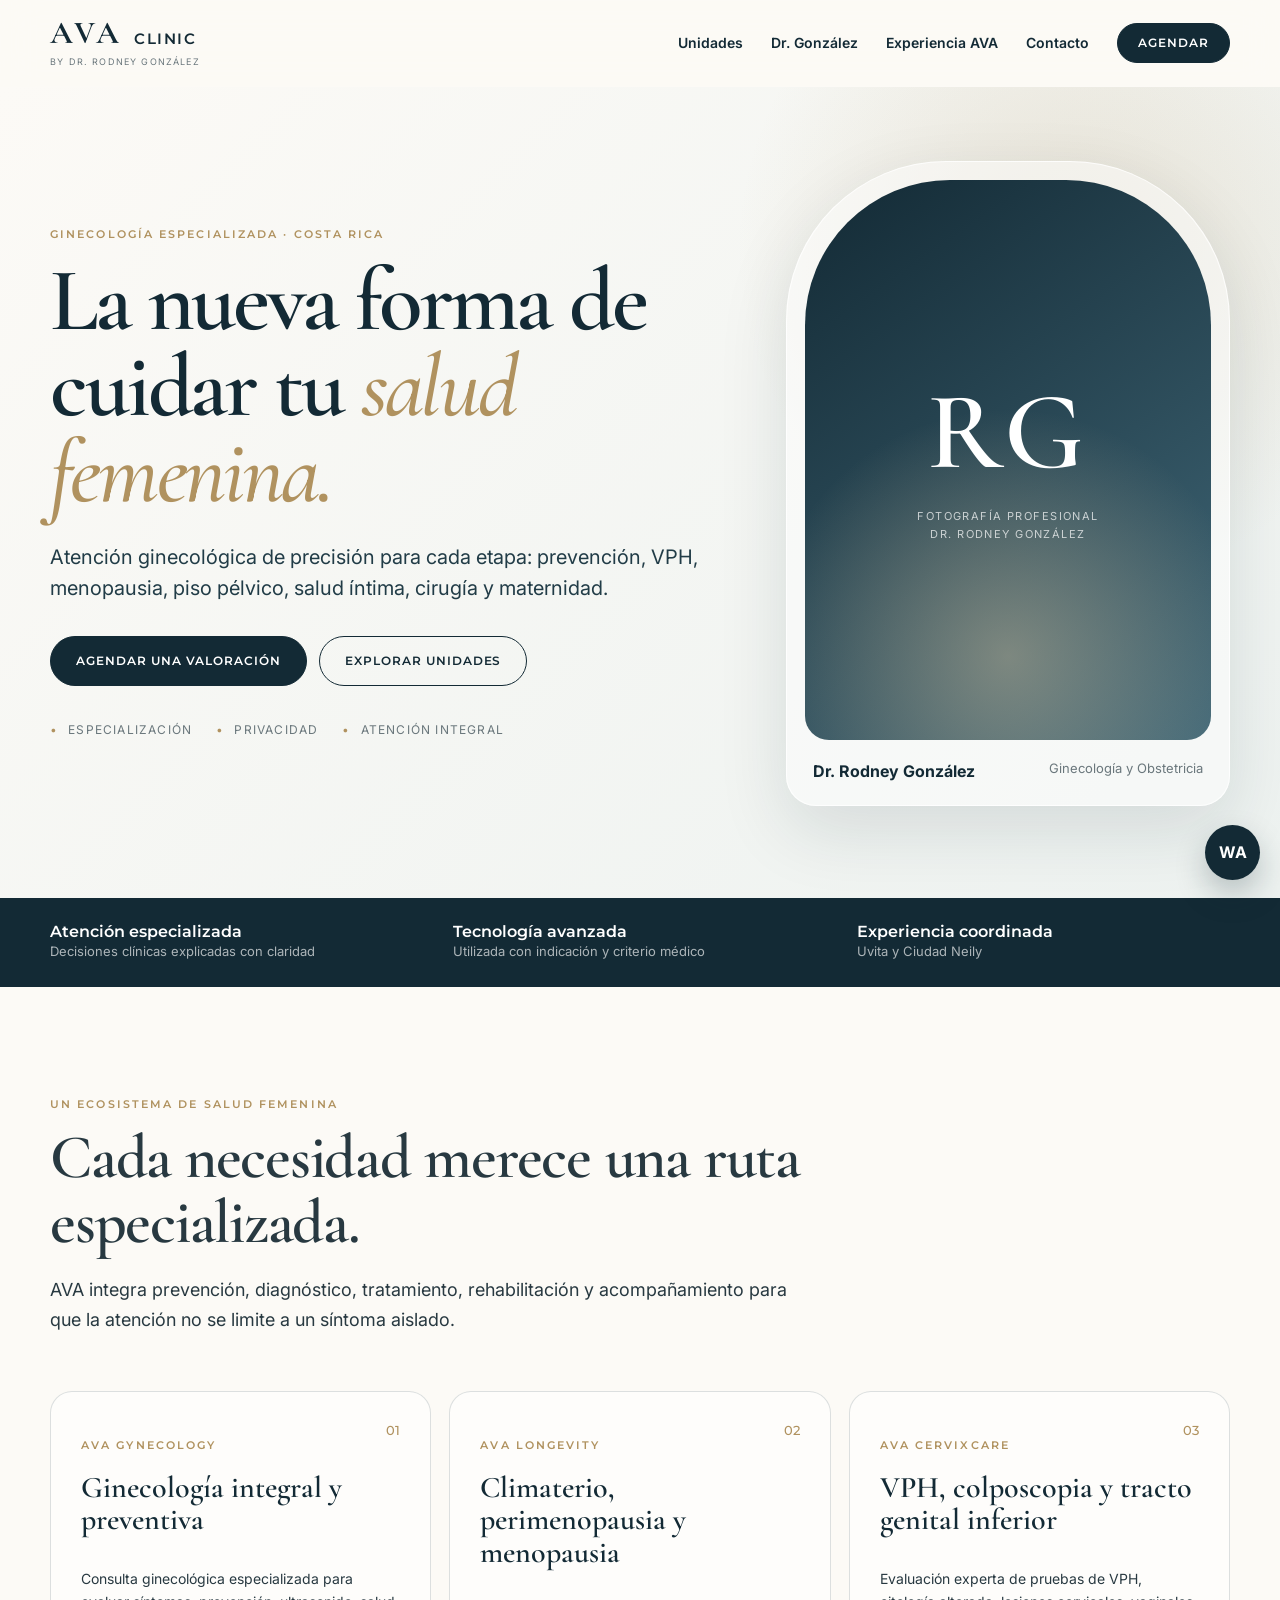
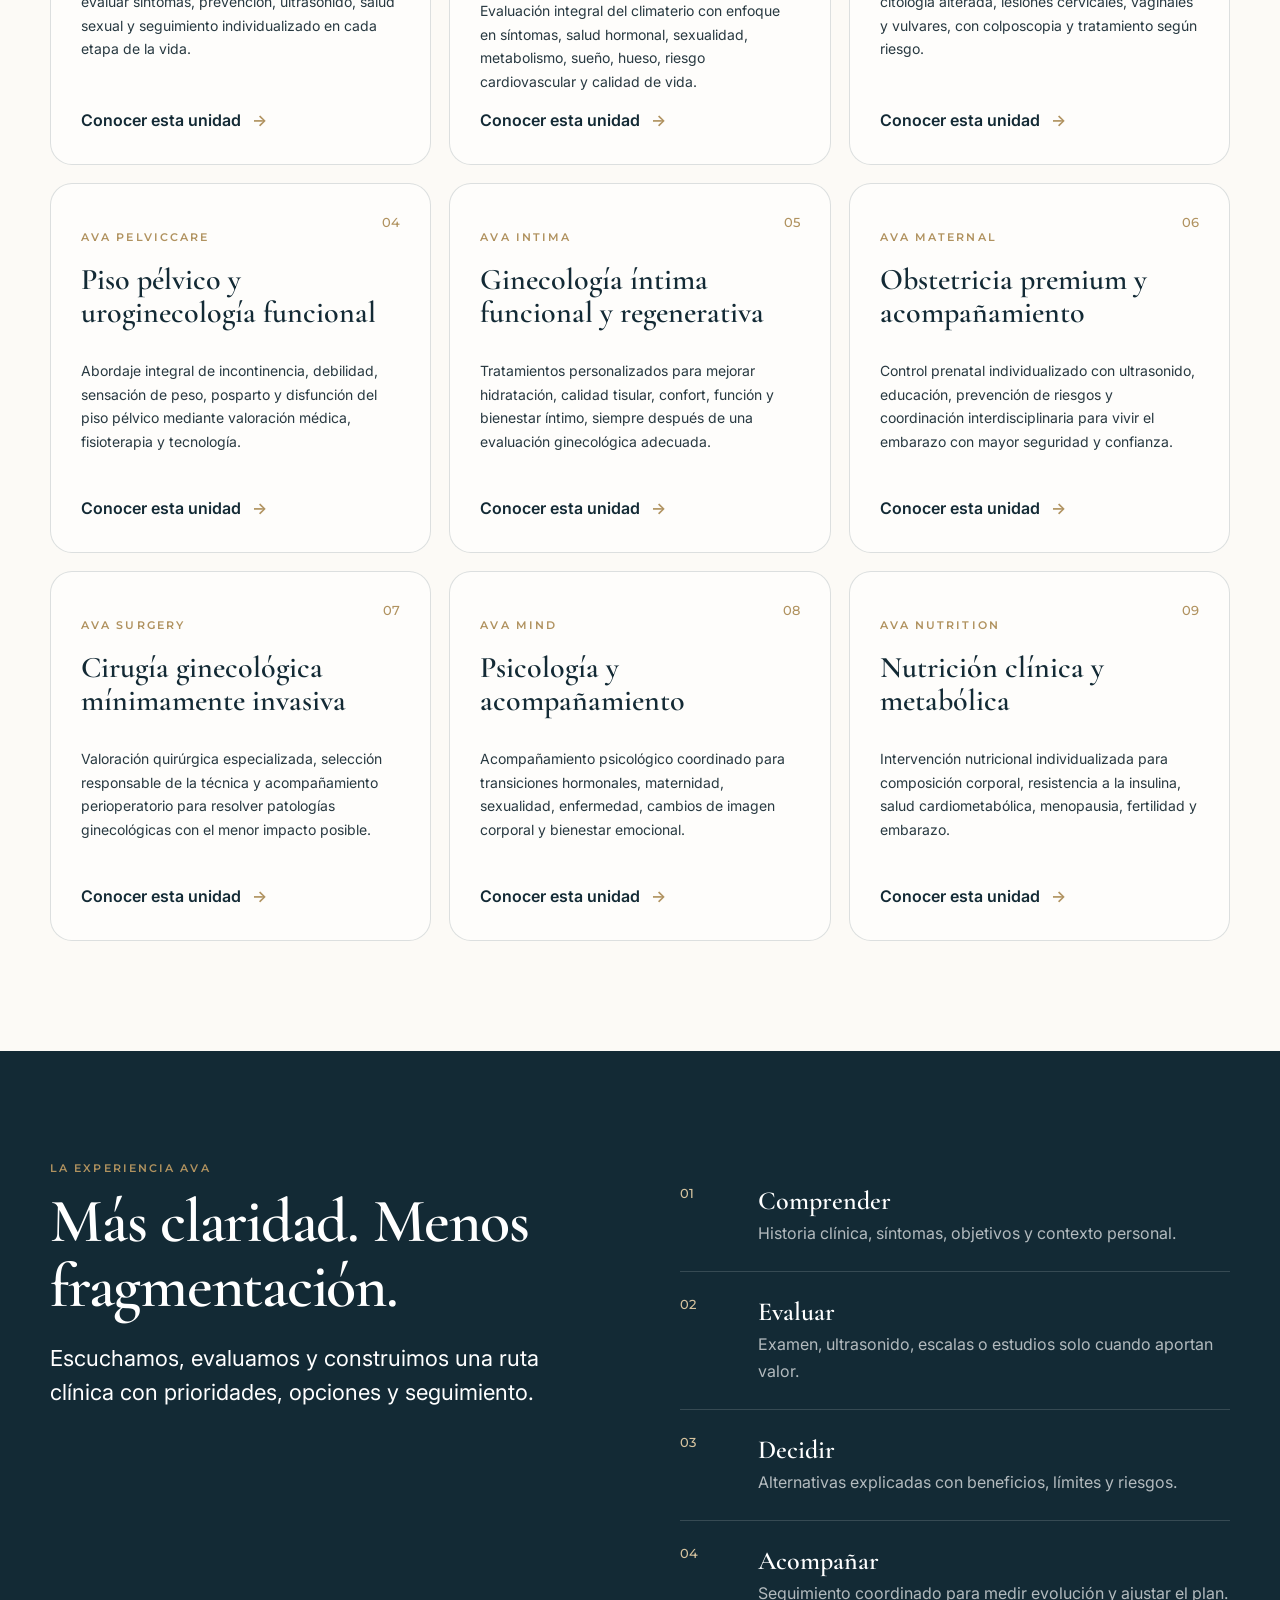
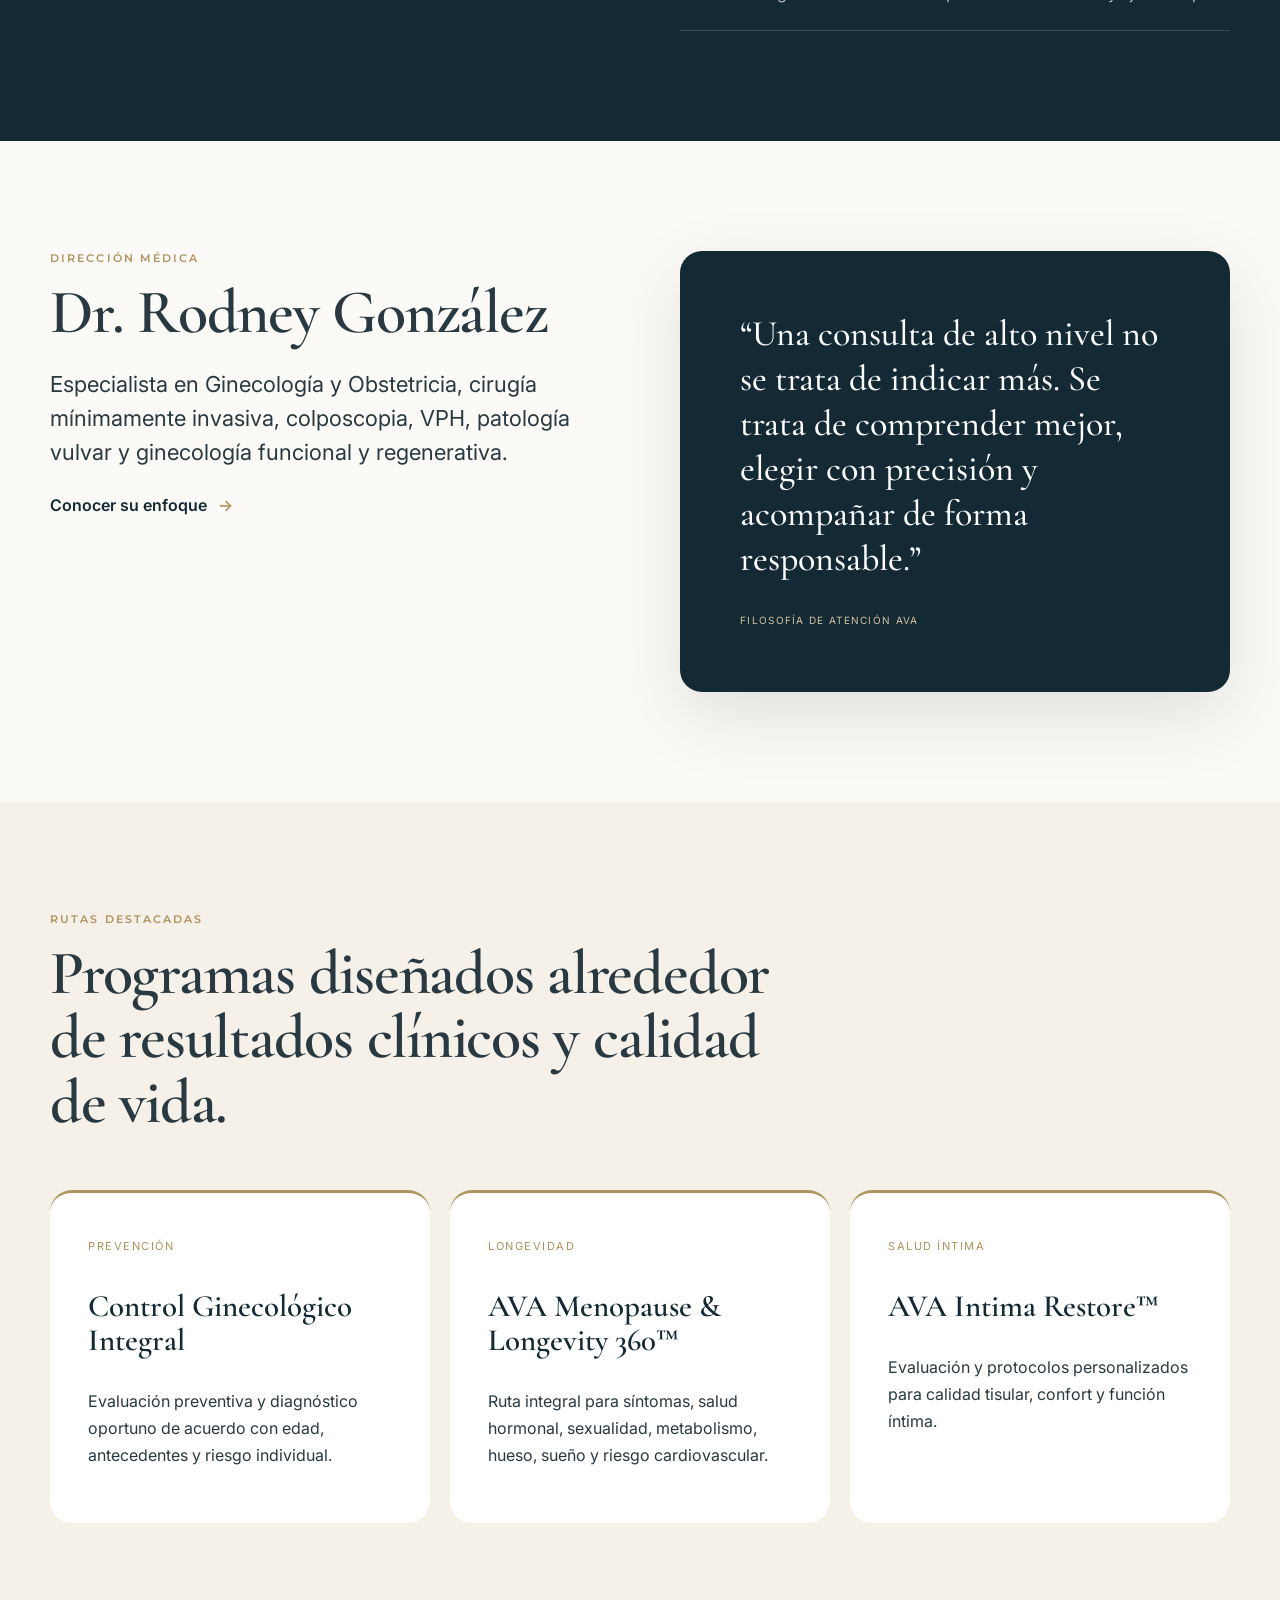
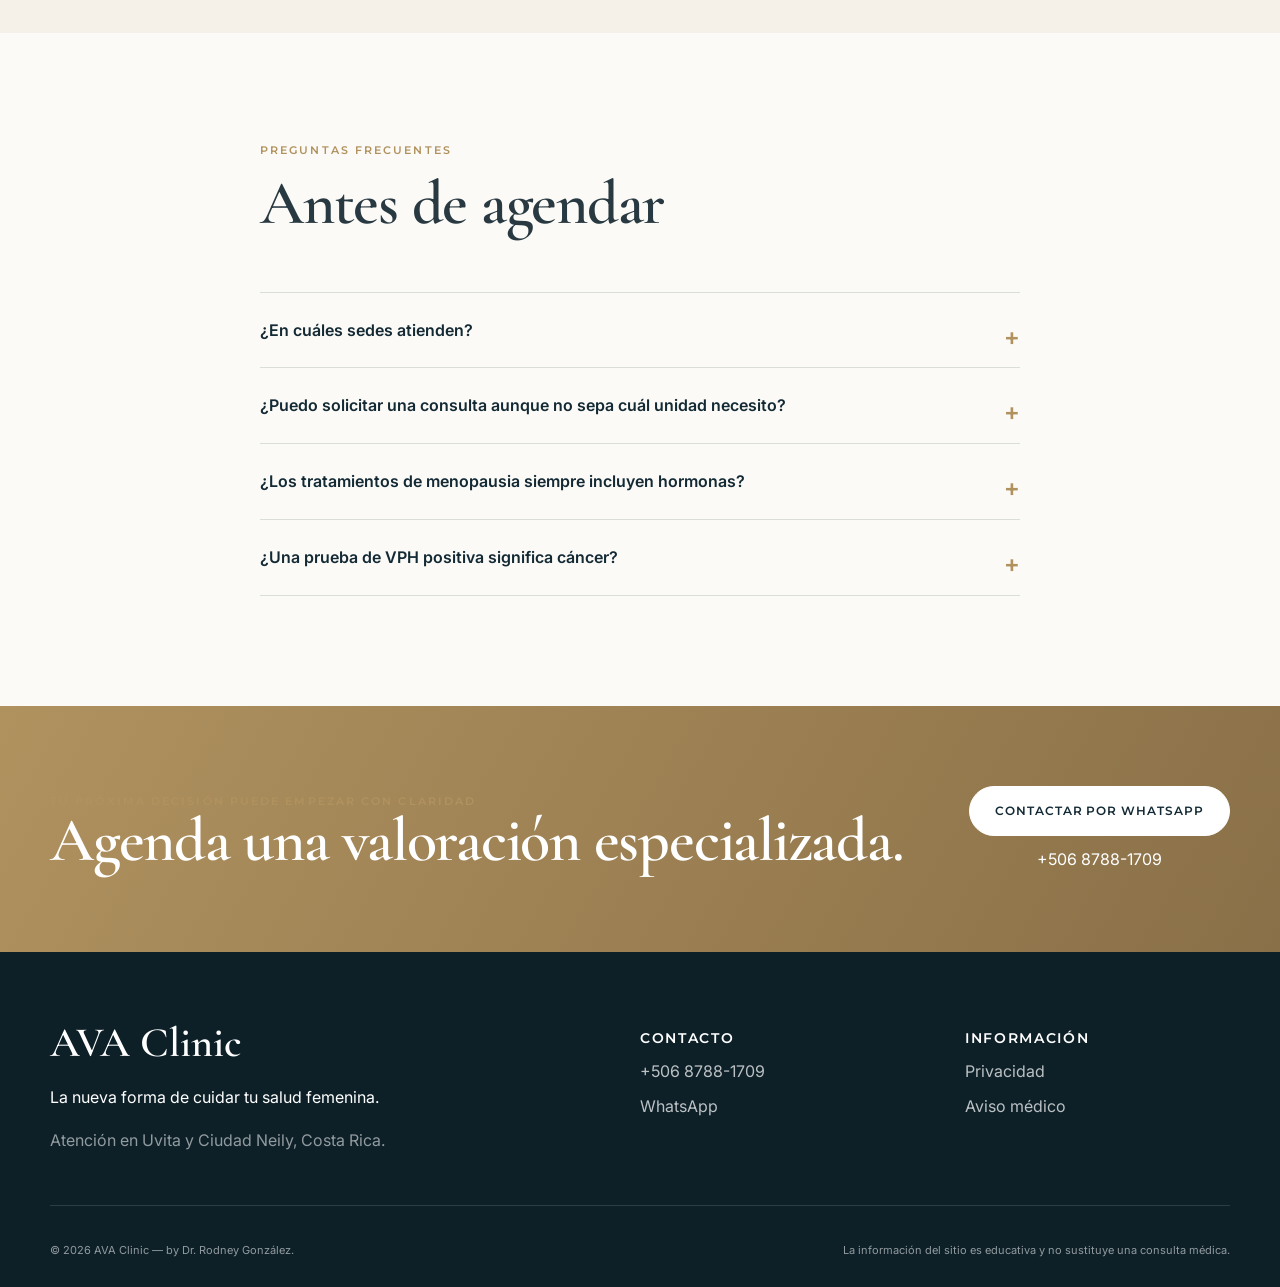
<file: index.html>
<!doctype html>
<html lang="es">
<head>
  <meta charset="utf-8">
  <meta name="viewport" content="width=device-width, initial-scale=1">
  <title>AVA Clinic | Salud femenina especializada en Costa Rica</title>
  <meta name="description" content="Ginecología especializada, menopausia, VPH, piso pélvico, salud íntima, obstetricia y cirugía mínimamente invasiva en Uvita y Ciudad Neily.">
  <meta name="theme-color" content="#132a35">
  <meta name="robots" content="index, follow">
  <meta property="og:type" content="website">
  <meta property="og:locale" content="es_CR">
  <meta property="og:title" content="AVA Clinic | Salud femenina especializada en Costa Rica">
  <meta property="og:description" content="Ginecología especializada, menopausia, VPH, piso pélvico, salud íntima, obstetricia y cirugía mínimamente invasiva en Uvita y Ciudad Neily.">
  <meta property="og:site_name" content="AVA Clinic">
  <meta name="twitter:card" content="summary_large_image">
  <link rel="icon" href="assets/images/favicon.svg" type="image/svg+xml">
  <link rel="manifest" href="site.webmanifest">
  <link rel="preconnect" href="https://fonts.googleapis.com">
  <link rel="preconnect" href="https://fonts.gstatic.com" crossorigin>
  <link href="https://fonts.googleapis.com/css2?family=Cormorant+Garamond:wght@500;600;700&family=Inter:wght@400;500;600&family=Montserrat:wght@500;600;700&display=swap" rel="stylesheet">
  <link rel="stylesheet" href="assets/css/styles.css">
</head>
<body>
<a class="skip-link" href="#contenido">Saltar al contenido</a>
<header class="site-header" data-header>
  <div class="container nav-wrap">
    <a class="brand" href="index.html" aria-label="AVA Clinic, inicio">
      <span class="brand-main">AVA</span><span class="brand-sub">Clinic</span><span class="brand-by">by Dr. Rodney González</span>
    </a>
    <button class="menu-toggle" type="button" aria-label="Abrir menú" aria-expanded="false" data-menu-toggle><span></span><span></span><span></span></button>
    <nav class="main-nav" aria-label="Navegación principal" data-menu>
      <a href="index.html#servicios">Unidades</a>
      <a href="doctor.html">Dr. González</a>
      <a href="index.html#experiencia">Experiencia AVA</a>
      <a href="contacto.html">Contacto</a>
      <a class="button button-small" href="https://wa.me/50687881709?text=Hola%2C%20deseo%20informaci%C3%B3n%20para%20agendar%20una%20valoraci%C3%B3n%20en%20AVA%20Clinic." target="_blank" rel="noopener">Agendar</a>
    </nav>
  </div>
</header>
<main id="contenido">
<section class="hero">
  <div class="container hero-grid">
    <div class="hero-copy reveal">
      <p class="eyebrow">Ginecología especializada · Costa Rica</p>
      <h1>La nueva forma de cuidar tu <em>salud femenina.</em></h1>
      <p class="hero-lead">Atención ginecológica de precisión para cada etapa: prevención, VPH, menopausia, piso pélvico, salud íntima, cirugía y maternidad.</p>
      <div class="hero-actions">
        <a class="button" href="https://wa.me/50687881709?text=Hola%2C%20deseo%20informaci%C3%B3n%20para%20agendar%20una%20valoraci%C3%B3n%20en%20AVA%20Clinic." target="_blank" rel="noopener">Agendar una valoración</a>
        <a class="button button-ghost" href="#servicios">Explorar unidades</a>
      </div>
      <div class="trust-row" aria-label="Características de la atención">
        <span>Especialización</span><span>Privacidad</span><span>Atención integral</span>
      </div>
    </div>
    <div class="portrait-card reveal" aria-label="Espacio reservado para fotografía profesional del Dr. Rodney González">
      <div class="portrait-frame">
        <span class="portrait-monogram">RG</span>
        <span class="portrait-note">Fotografía profesional<br>Dr. Rodney González</span>
      </div>
      <div class="portrait-caption"><strong>Dr. Rodney González</strong><span>Ginecología y Obstetricia</span></div>
    </div>
  </div>
</section>
<section class="signature-strip">
  <div class="container signature-grid">
    <div><strong>Atención especializada</strong><span>Decisiones clínicas explicadas con claridad</span></div>
    <div><strong>Tecnología avanzada</strong><span>Utilizada con indicación y criterio médico</span></div>
    <div><strong>Experiencia coordinada</strong><span>Uvita y Ciudad Neily</span></div>
  </div>
</section>
<section class="section" id="servicios">
  <div class="container">
    <div class="section-heading reveal"><p class="eyebrow">Un ecosistema de salud femenina</p><h2>Cada necesidad merece una ruta especializada.</h2><p>AVA integra prevención, diagnóstico, tratamiento, rehabilitación y acompañamiento para que la atención no se limite a un síntoma aislado.</p></div>
    <div class="unit-grid"><article class="unit-card reveal">
  <div class="unit-index">01</div>
  <p class="eyebrow">AVA Gynecology</p>
  <h3>Ginecología integral y preventiva</h3>
  <p>Consulta ginecológica especializada para evaluar síntomas, prevención, ultrasonido, salud sexual y seguimiento individualizado en cada etapa de la vida.</p>
  <a class="text-link" href="servicios/ginecologia-integral.html">Conocer esta unidad <span aria-hidden="true">→</span></a>
</article><article class="unit-card reveal">
  <div class="unit-index">02</div>
  <p class="eyebrow">AVA Longevity</p>
  <h3>Climaterio, perimenopausia y menopausia</h3>
  <p>Evaluación integral del climaterio con enfoque en síntomas, salud hormonal, sexualidad, metabolismo, sueño, hueso, riesgo cardiovascular y calidad de vida.</p>
  <a class="text-link" href="servicios/menopausia-longevidad.html">Conocer esta unidad <span aria-hidden="true">→</span></a>
</article><article class="unit-card reveal">
  <div class="unit-index">03</div>
  <p class="eyebrow">AVA CervixCare</p>
  <h3>VPH, colposcopia y tracto genital inferior</h3>
  <p>Evaluación experta de pruebas de VPH, citología alterada, lesiones cervicales, vaginales y vulvares, con colposcopia y tratamiento según riesgo.</p>
  <a class="text-link" href="servicios/vph-colposcopia.html">Conocer esta unidad <span aria-hidden="true">→</span></a>
</article><article class="unit-card reveal">
  <div class="unit-index">04</div>
  <p class="eyebrow">AVA PelvicCare</p>
  <h3>Piso pélvico y uroginecología funcional</h3>
  <p>Abordaje integral de incontinencia, debilidad, sensación de peso, posparto y disfunción del piso pélvico mediante valoración médica, fisioterapia y tecnología.</p>
  <a class="text-link" href="servicios/piso-pelvico.html">Conocer esta unidad <span aria-hidden="true">→</span></a>
</article><article class="unit-card reveal">
  <div class="unit-index">05</div>
  <p class="eyebrow">AVA Intima</p>
  <h3>Ginecología íntima funcional y regenerativa</h3>
  <p>Tratamientos personalizados para mejorar hidratación, calidad tisular, confort, función y bienestar íntimo, siempre después de una evaluación ginecológica adecuada.</p>
  <a class="text-link" href="servicios/salud-intima.html">Conocer esta unidad <span aria-hidden="true">→</span></a>
</article><article class="unit-card reveal">
  <div class="unit-index">06</div>
  <p class="eyebrow">AVA Maternal</p>
  <h3>Obstetricia premium y acompañamiento</h3>
  <p>Control prenatal individualizado con ultrasonido, educación, prevención de riesgos y coordinación interdisciplinaria para vivir el embarazo con mayor seguridad y confianza.</p>
  <a class="text-link" href="servicios/obstetricia-premium.html">Conocer esta unidad <span aria-hidden="true">→</span></a>
</article><article class="unit-card reveal">
  <div class="unit-index">07</div>
  <p class="eyebrow">AVA Surgery</p>
  <h3>Cirugía ginecológica mínimamente invasiva</h3>
  <p>Valoración quirúrgica especializada, selección responsable de la técnica y acompañamiento perioperatorio para resolver patologías ginecológicas con el menor impacto posible.</p>
  <a class="text-link" href="servicios/cirugia-ginecologica.html">Conocer esta unidad <span aria-hidden="true">→</span></a>
</article><article class="unit-card reveal">
  <div class="unit-index">08</div>
  <p class="eyebrow">AVA Mind</p>
  <h3>Psicología y acompañamiento</h3>
  <p>Acompañamiento psicológico coordinado para transiciones hormonales, maternidad, sexualidad, enfermedad, cambios de imagen corporal y bienestar emocional.</p>
  <a class="text-link" href="servicios/psicologia-salud-femenina.html">Conocer esta unidad <span aria-hidden="true">→</span></a>
</article><article class="unit-card reveal">
  <div class="unit-index">09</div>
  <p class="eyebrow">AVA Nutrition</p>
  <h3>Nutrición clínica y metabólica</h3>
  <p>Intervención nutricional individualizada para composición corporal, resistencia a la insulina, salud cardiometabólica, menopausia, fertilidad y embarazo.</p>
  <a class="text-link" href="servicios/nutricion-metabolica.html">Conocer esta unidad <span aria-hidden="true">→</span></a>
</article></div>
  </div>
</section>
<section class="section section-dark" id="experiencia">
  <div class="container split-grid">
    <div class="reveal"><p class="eyebrow">La experiencia AVA</p><h2>Más claridad. Menos fragmentación.</h2><p class="large-copy">Escuchamos, evaluamos y construimos una ruta clínica con prioridades, opciones y seguimiento.</p></div>
    <ol class="process-list reveal">
      <li><span>01</span><div><h3>Comprender</h3><p>Historia clínica, síntomas, objetivos y contexto personal.</p></div></li>
      <li><span>02</span><div><h3>Evaluar</h3><p>Examen, ultrasonido, escalas o estudios solo cuando aportan valor.</p></div></li>
      <li><span>03</span><div><h3>Decidir</h3><p>Alternativas explicadas con beneficios, límites y riesgos.</p></div></li>
      <li><span>04</span><div><h3>Acompañar</h3><p>Seguimiento coordinado para medir evolución y ajustar el plan.</p></div></li>
    </ol>
  </div>
</section>
<section class="section">
  <div class="container feature-grid">
    <div class="doctor-intro reveal">
      <p class="eyebrow">Dirección médica</p>
      <h2>Dr. Rodney González</h2>
      <p class="large-copy">Especialista en Ginecología y Obstetricia, cirugía mínimamente invasiva, colposcopia, VPH, patología vulvar y ginecología funcional y regenerativa.</p>
      <a class="text-link" href="doctor.html">Conocer su enfoque <span aria-hidden="true">→</span></a>
    </div>
    <div class="quote-card reveal"><blockquote>“Una consulta de alto nivel no se trata de indicar más. Se trata de comprender mejor, elegir con precisión y acompañar de forma responsable.”</blockquote><cite>Filosofía de atención AVA</cite></div>
  </div>
</section>
<section class="section section-ivory">
  <div class="container">
    <div class="section-heading reveal"><p class="eyebrow">Rutas destacadas</p><h2>Programas diseñados alrededor de resultados clínicos y calidad de vida.</h2></div>
    <div class="program-grid">
      <article class="program-card reveal"><span>Prevención</span><h3>Control Ginecológico Integral</h3><p>Evaluación preventiva y diagnóstico oportuno de acuerdo con edad, antecedentes y riesgo individual.</p></article>
      <article class="program-card reveal"><span>Longevidad</span><h3>AVA Menopause & Longevity 360™</h3><p>Ruta integral para síntomas, salud hormonal, sexualidad, metabolismo, hueso, sueño y riesgo cardiovascular.</p></article>
      <article class="program-card reveal"><span>Salud íntima</span><h3>AVA Intima Restore™</h3><p>Evaluación y protocolos personalizados para calidad tisular, confort y función íntima.</p></article>
    </div>
  </div>
</section>
<section class="section faq-section">
  <div class="container narrow">
    <div class="section-heading reveal"><p class="eyebrow">Preguntas frecuentes</p><h2>Antes de agendar</h2></div>
    <div class="accordion">
      <details><summary>¿En cuáles sedes atienden?</summary><p>AVA Clinic brinda atención en Uvita y Ciudad Neily. Algunos procedimientos y tecnologías se concentran en una sede; el equipo confirmará la ubicación adecuada al agendar.</p></details>
      <details><summary>¿Puedo solicitar una consulta aunque no sepa cuál unidad necesito?</summary><p>Sí. Al contactar al equipo, indique brevemente el motivo principal y le orientarán hacia el tipo de valoración más apropiado sin solicitar información clínica sensible por mensajes.</p></details>
      <details><summary>¿Los tratamientos de menopausia siempre incluyen hormonas?</summary><p>No. La estrategia se individualiza según síntomas, objetivos, antecedentes, riesgos y preferencias. Existen opciones hormonales y no hormonales.</p></details>
      <details><summary>¿Una prueba de VPH positiva significa cáncer?</summary><p>No. Indica la presencia de un tipo de VPH y requiere interpretación según genotipo, citología, edad, antecedentes y hallazgos. La mayoría de las infecciones no evolucionan a cáncer.</p></details>
    </div>
  </div>
</section>
<section class="cta-section">
  <div class="container cta-grid reveal"><div><p class="eyebrow">Tu próxima decisión puede empezar con claridad</p><h2>Agenda una valoración especializada.</h2></div><div><a class="button button-light" href="https://wa.me/50687881709?text=Hola%2C%20deseo%20informaci%C3%B3n%20para%20agendar%20una%20valoraci%C3%B3n%20en%20AVA%20Clinic." target="_blank" rel="noopener">Contactar por WhatsApp</a><p>+506 8788-1709</p></div></div>
</section></main>
<footer class="site-footer">
  <div class="container footer-grid">
    <div>
      <div class="footer-brand">AVA Clinic</div>
      <p>La nueva forma de cuidar tu salud femenina.</p>
      <p class="muted">Atención en Uvita y Ciudad Neily, Costa Rica.</p>
    </div>
    <div>
      <h2>Contacto</h2>
      <a href="tel:+50687881709">+506 8788-1709</a>
      <a href="https://wa.me/50687881709?text=Hola%2C%20deseo%20informaci%C3%B3n%20para%20agendar%20una%20valoraci%C3%B3n%20en%20AVA%20Clinic." target="_blank" rel="noopener">WhatsApp</a>
    </div>
    <div>
      <h2>Información</h2>
      <a href="privacidad.html">Privacidad</a>
      <a href="contacto.html#aviso-medico">Aviso médico</a>
    </div>
  </div>
  <div class="container footer-bottom">
    <span>© <span data-year></span> AVA Clinic — by Dr. Rodney González.</span>
    <span>La información del sitio es educativa y no sustituye una consulta médica.</span>
  </div>
</footer>
<a class="floating-whatsapp" href="https://wa.me/50687881709?text=Hola%2C%20deseo%20informaci%C3%B3n%20para%20agendar%20una%20valoraci%C3%B3n%20en%20AVA%20Clinic." target="_blank" rel="noopener" aria-label="Contactar por WhatsApp">WA</a>
<script type="application/ld+json">{"@context": "https://schema.org", "@type": "MedicalClinic", "name": "AVA Clinic — by Dr. Rodney González", "description": "Clínica especializada en salud femenina, ginecología, menopausia, VPH, piso pélvico, salud íntima, obstetricia y cirugía mínimamente invasiva.", "telephone": "+506 8788-1709", "areaServed": ["Uvita, Costa Rica", "Ciudad Neily, Costa Rica"], "medicalSpecialty": ["Gynecologic", "Obstetric", "Surgical"], "url": "https://drgonzalez1709.github.io/-ava-clinic-website/"}</script>
<script src="assets/js/main.js" defer></script>
</body>
</html>
</file>
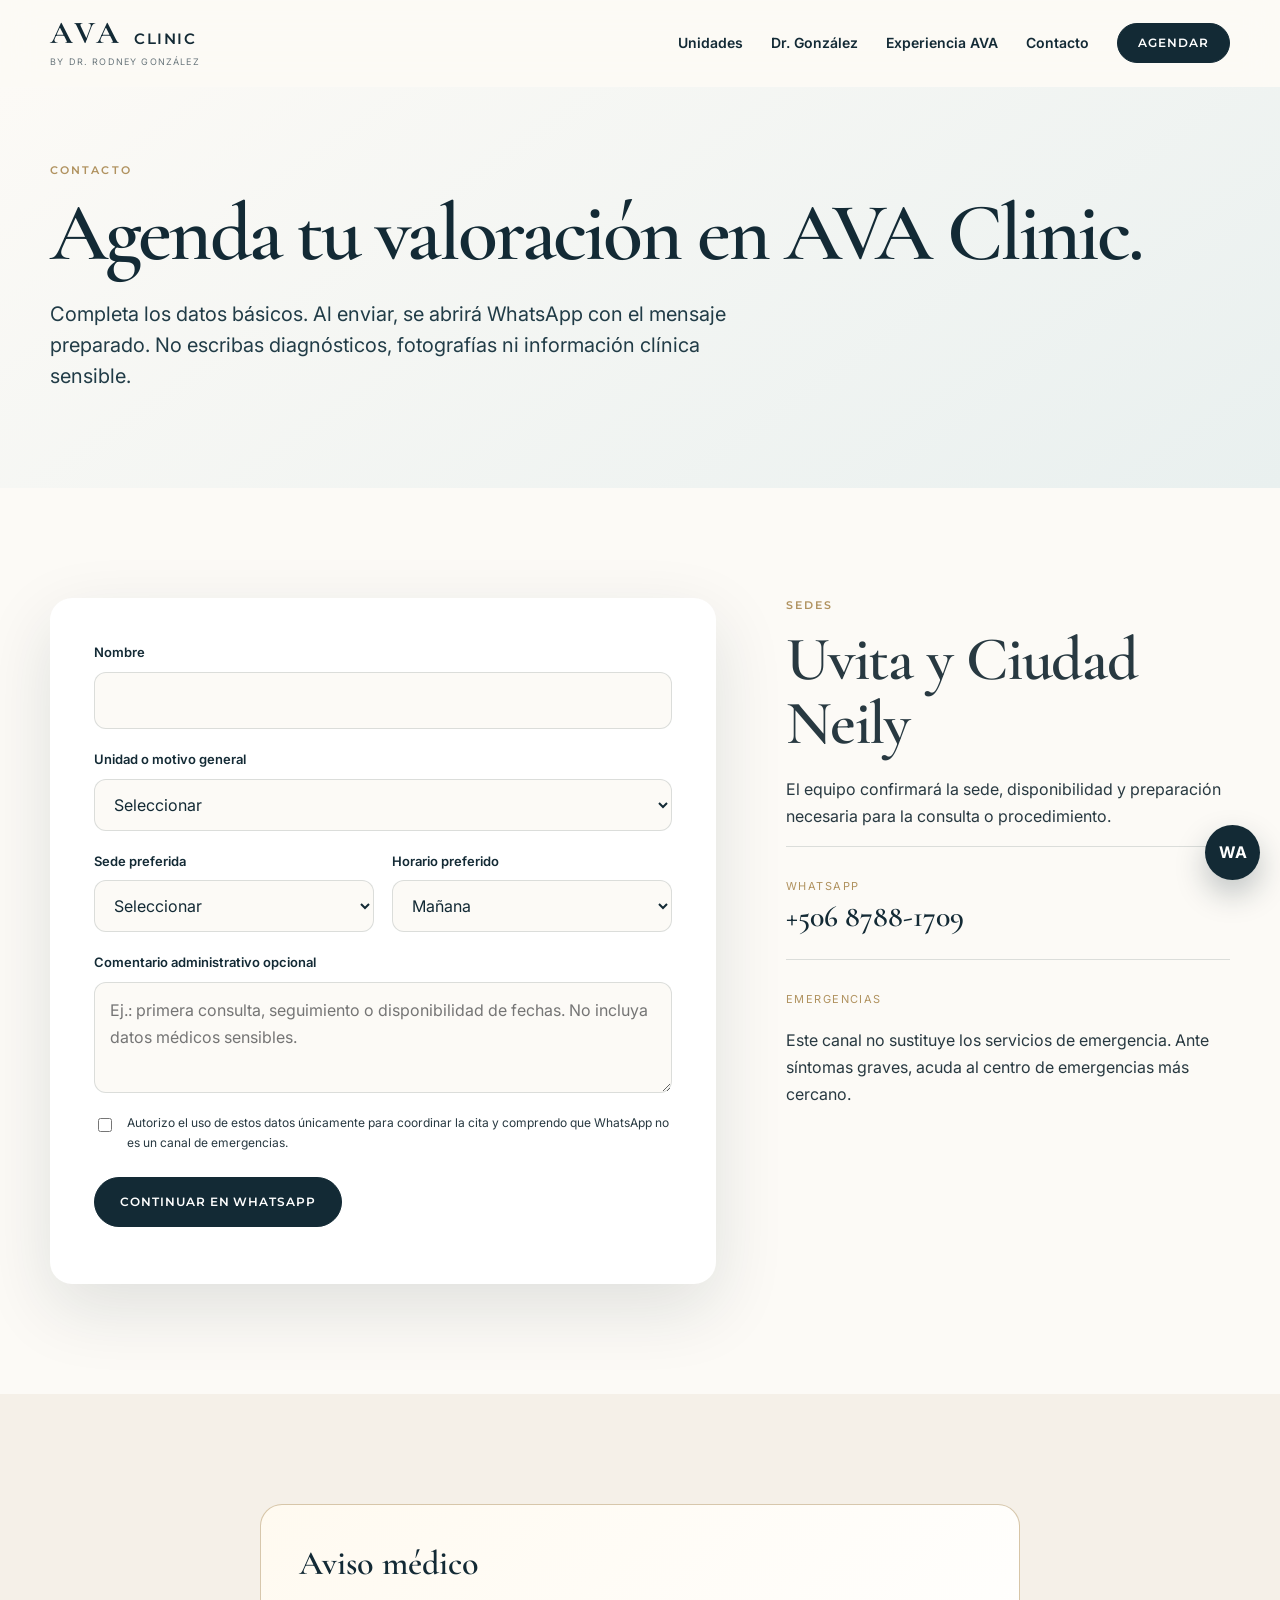
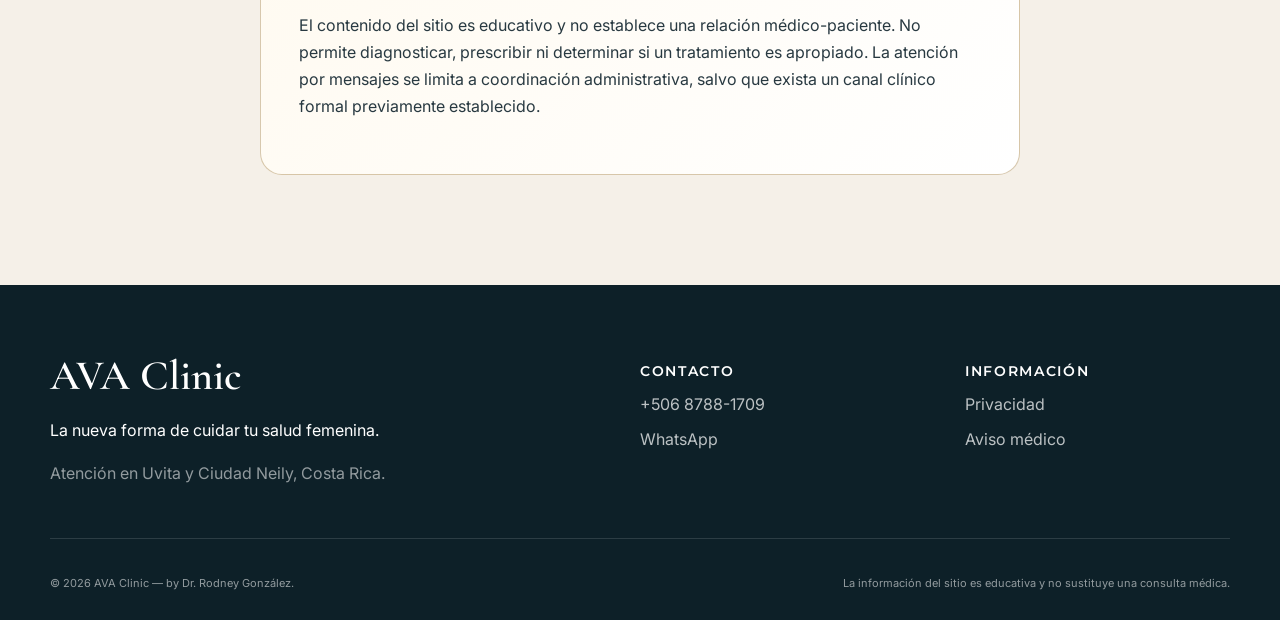
<file: contacto.html>
<!doctype html>
<html lang="es">
<head>
  <meta charset="utf-8">
  <meta name="viewport" content="width=device-width, initial-scale=1">
  <title>Contacto y citas | AVA Clinic</title>
  <meta name="description" content="Contacta a AVA Clinic para coordinar una valoración en Uvita o Ciudad Neily.">
  <meta name="theme-color" content="#132a35">
  <meta name="robots" content="index, follow">
  <meta property="og:type" content="website">
  <meta property="og:locale" content="es_CR">
  <meta property="og:title" content="Contacto y citas | AVA Clinic">
  <meta property="og:description" content="Contacta a AVA Clinic para coordinar una valoración en Uvita o Ciudad Neily.">
  <meta property="og:site_name" content="AVA Clinic">
  <meta name="twitter:card" content="summary_large_image">
  <link rel="icon" href="assets/images/favicon.svg" type="image/svg+xml">
  <link rel="manifest" href="site.webmanifest">
  <link rel="preconnect" href="https://fonts.googleapis.com">
  <link rel="preconnect" href="https://fonts.gstatic.com" crossorigin>
  <link href="https://fonts.googleapis.com/css2?family=Cormorant+Garamond:wght@500;600;700&family=Inter:wght@400;500;600&family=Montserrat:wght@500;600;700&display=swap" rel="stylesheet">
  <link rel="stylesheet" href="assets/css/styles.css">
</head>
<body>
<a class="skip-link" href="#contenido">Saltar al contenido</a>
<header class="site-header" data-header>
  <div class="container nav-wrap">
    <a class="brand" href="index.html" aria-label="AVA Clinic, inicio">
      <span class="brand-main">AVA</span><span class="brand-sub">Clinic</span><span class="brand-by">by Dr. Rodney González</span>
    </a>
    <button class="menu-toggle" type="button" aria-label="Abrir menú" aria-expanded="false" data-menu-toggle><span></span><span></span><span></span></button>
    <nav class="main-nav" aria-label="Navegación principal" data-menu>
      <a href="index.html#servicios">Unidades</a>
      <a href="doctor.html">Dr. González</a>
      <a href="index.html#experiencia">Experiencia AVA</a>
      <a href="contacto.html">Contacto</a>
      <a class="button button-small" href="https://wa.me/50687881709?text=Hola%2C%20deseo%20informaci%C3%B3n%20para%20agendar%20una%20valoraci%C3%B3n%20en%20AVA%20Clinic." target="_blank" rel="noopener">Agendar</a>
    </nav>
  </div>
</header>
<main id="contenido">
<section class="page-hero compact-hero"><div class="container"><div class="reveal"><p class="eyebrow">Contacto</p><h1>Agenda tu valoración en AVA Clinic.</h1><p class="hero-lead">Completa los datos básicos. Al enviar, se abrirá WhatsApp con el mensaje preparado. No escribas diagnósticos, fotografías ni información clínica sensible.</p></div></div></section>
<section class="section"><div class="container contact-grid"><form class="contact-form reveal" data-whatsapp-form data-phone="50687881709"><div class="field"><label for="nombre">Nombre</label><input id="nombre" name="nombre" type="text" autocomplete="name" required maxlength="80"></div><div class="field"><label for="servicio">Unidad o motivo general</label><select id="servicio" name="servicio" required><option value="">Seleccionar</option><option value="AVA Gynecology — Ginecología integral y preventiva">AVA Gynecology — Ginecología integral y preventiva</option><option value="AVA Longevity — Climaterio, perimenopausia y menopausia">AVA Longevity — Climaterio, perimenopausia y menopausia</option><option value="AVA CervixCare — VPH, colposcopia y tracto genital inferior">AVA CervixCare — VPH, colposcopia y tracto genital inferior</option><option value="AVA PelvicCare — Piso pélvico y uroginecología funcional">AVA PelvicCare — Piso pélvico y uroginecología funcional</option><option value="AVA Intima — Ginecología íntima funcional y regenerativa">AVA Intima — Ginecología íntima funcional y regenerativa</option><option value="AVA Maternal — Obstetricia premium y acompañamiento">AVA Maternal — Obstetricia premium y acompañamiento</option><option value="AVA Surgery — Cirugía ginecológica mínimamente invasiva">AVA Surgery — Cirugía ginecológica mínimamente invasiva</option><option value="AVA Mind — Psicología y acompañamiento">AVA Mind — Psicología y acompañamiento</option><option value="AVA Nutrition — Nutrición clínica y metabólica">AVA Nutrition — Nutrición clínica y metabólica</option><option value="No estoy segura; necesito orientación">No estoy segura; necesito orientación</option></select></div><div class="field-row"><div class="field"><label for="sede">Sede preferida</label><select id="sede" name="sede" required><option value="">Seleccionar</option><option>Uvita</option><option>Ciudad Neily</option><option>Deseo orientación</option></select></div><div class="field"><label for="horario">Horario preferido</label><select id="horario" name="horario"><option>Mañana</option><option>Tarde</option><option>Indistinto</option></select></div></div><div class="field"><label for="comentario">Comentario administrativo opcional</label><textarea id="comentario" name="comentario" rows="3" maxlength="240" placeholder="Ej.: primera consulta, seguimiento o disponibilidad de fechas. No incluya datos médicos sensibles."></textarea></div><label class="consent"><input type="checkbox" required><span>Autorizo el uso de estos datos únicamente para coordinar la cita y comprendo que WhatsApp no es un canal de emergencias.</span></label><button class="button" type="submit">Continuar en WhatsApp</button><p class="form-status" role="status" data-form-status></p></form><aside class="contact-aside reveal"><p class="eyebrow">Sedes</p><h2>Uvita y Ciudad Neily</h2><p>El equipo confirmará la sede, disponibilidad y preparación necesaria para la consulta o procedimiento.</p><div class="contact-card"><span>WhatsApp</span><a href="https://wa.me/50687881709?text=Hola%2C%20deseo%20informaci%C3%B3n%20para%20agendar%20una%20valoraci%C3%B3n%20en%20AVA%20Clinic." target="_blank" rel="noopener">+506 8788-1709</a></div><div class="contact-card"><span>Emergencias</span><p>Este canal no sustituye los servicios de emergencia. Ante síntomas graves, acuda al centro de emergencias más cercano.</p></div></aside></div></section>
<section class="section section-ivory" id="aviso-medico"><div class="container narrow"><div class="notice-card"><h2>Aviso médico</h2><p>El contenido del sitio es educativo y no establece una relación médico-paciente. No permite diagnosticar, prescribir ni determinar si un tratamiento es apropiado. La atención por mensajes se limita a coordinación administrativa, salvo que exista un canal clínico formal previamente establecido.</p></div></div></section></main>
<footer class="site-footer">
  <div class="container footer-grid">
    <div>
      <div class="footer-brand">AVA Clinic</div>
      <p>La nueva forma de cuidar tu salud femenina.</p>
      <p class="muted">Atención en Uvita y Ciudad Neily, Costa Rica.</p>
    </div>
    <div>
      <h2>Contacto</h2>
      <a href="tel:+50687881709">+506 8788-1709</a>
      <a href="https://wa.me/50687881709?text=Hola%2C%20deseo%20informaci%C3%B3n%20para%20agendar%20una%20valoraci%C3%B3n%20en%20AVA%20Clinic." target="_blank" rel="noopener">WhatsApp</a>
    </div>
    <div>
      <h2>Información</h2>
      <a href="privacidad.html">Privacidad</a>
      <a href="contacto.html#aviso-medico">Aviso médico</a>
    </div>
  </div>
  <div class="container footer-bottom">
    <span>© <span data-year></span> AVA Clinic — by Dr. Rodney González.</span>
    <span>La información del sitio es educativa y no sustituye una consulta médica.</span>
  </div>
</footer>
<a class="floating-whatsapp" href="https://wa.me/50687881709?text=Hola%2C%20deseo%20informaci%C3%B3n%20para%20agendar%20una%20valoraci%C3%B3n%20en%20AVA%20Clinic." target="_blank" rel="noopener" aria-label="Contactar por WhatsApp">WA</a>

<script src="assets/js/main.js" defer></script>
<script src="assets/js/contact.js" defer></script>
</body>
</html>
</file>
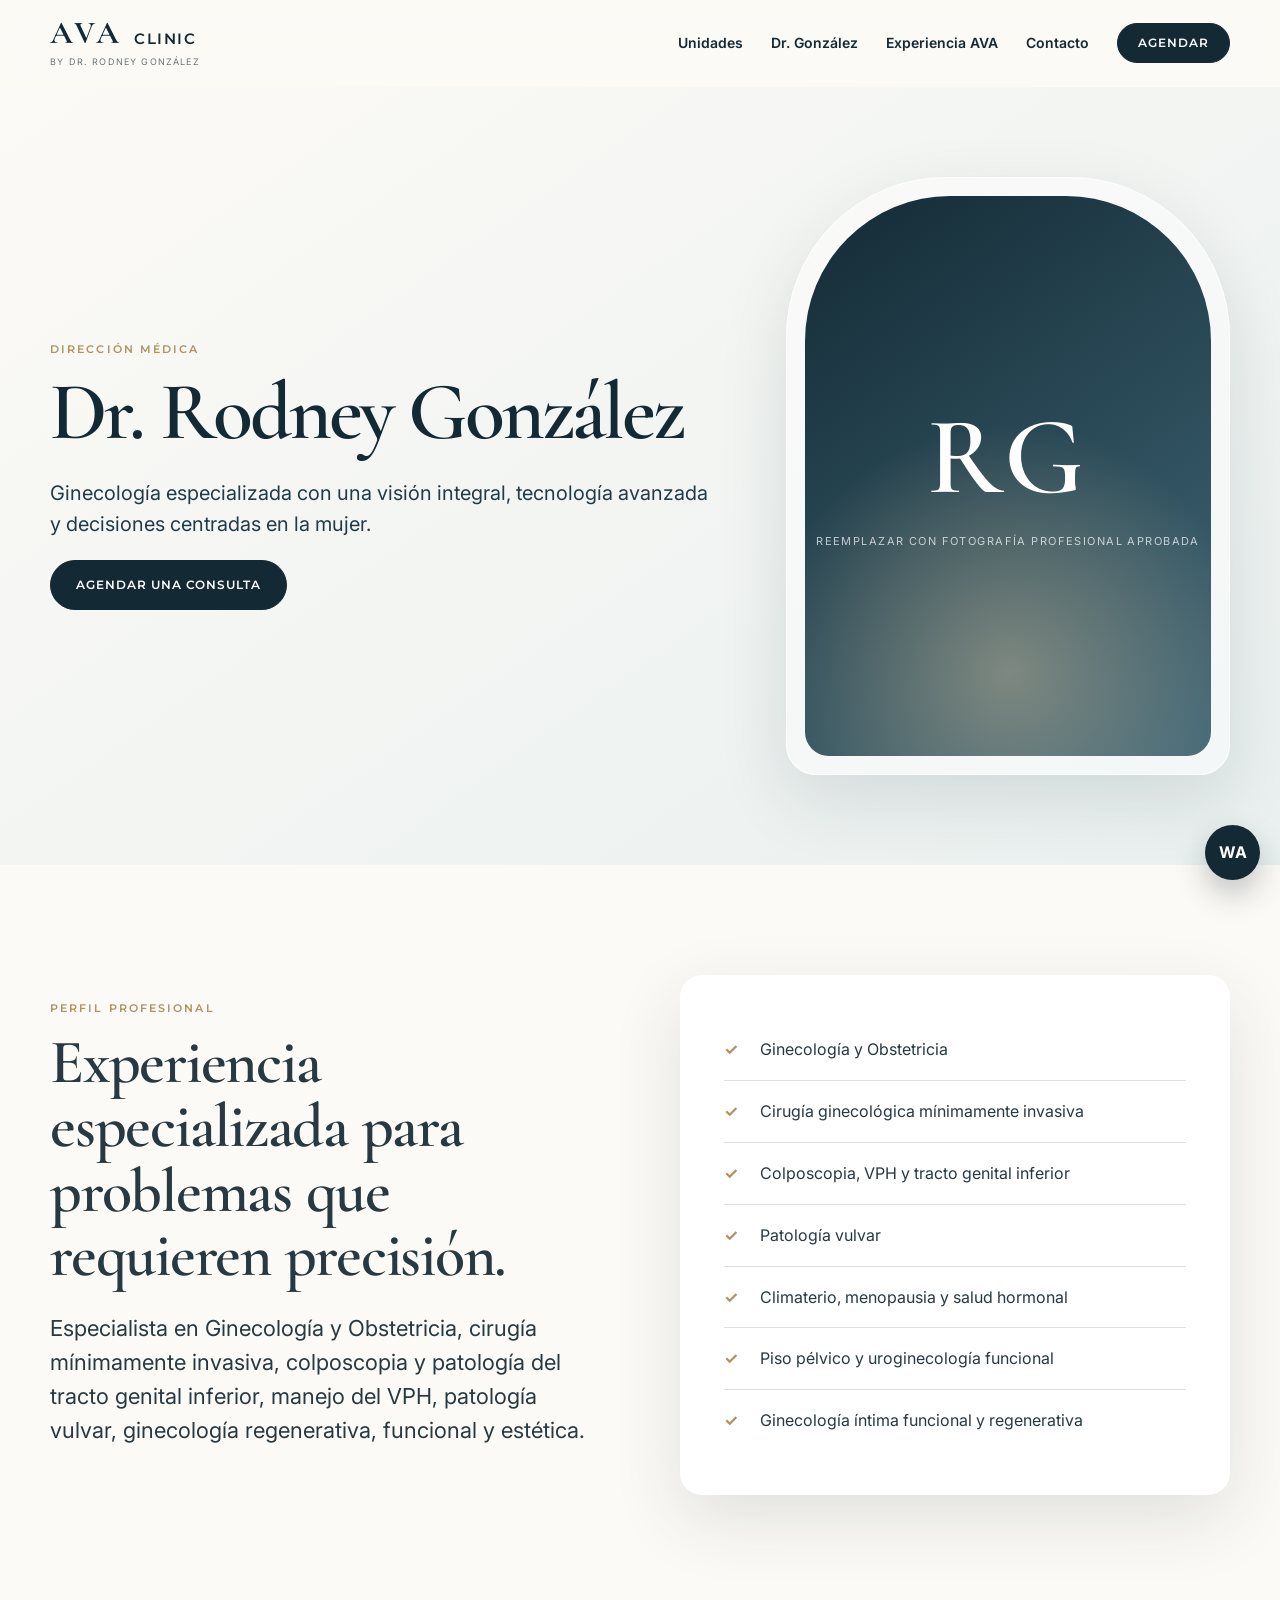
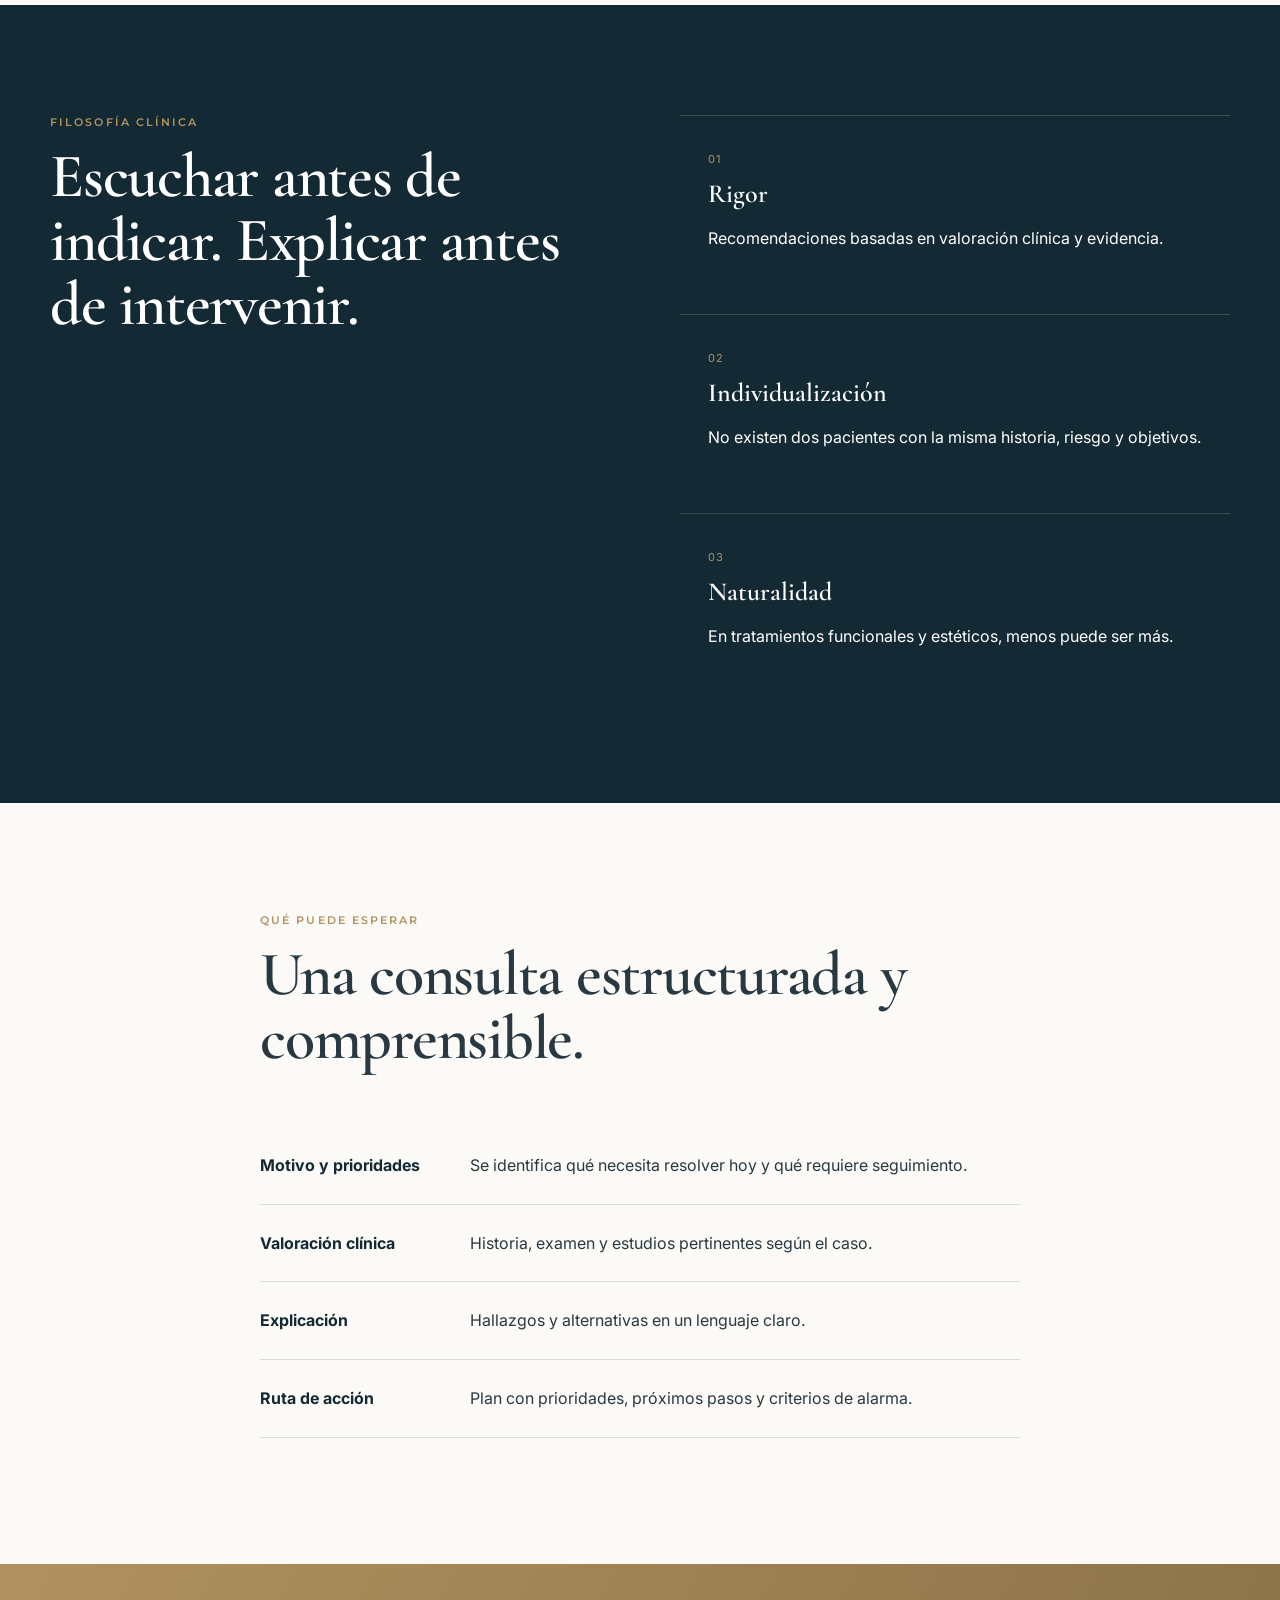
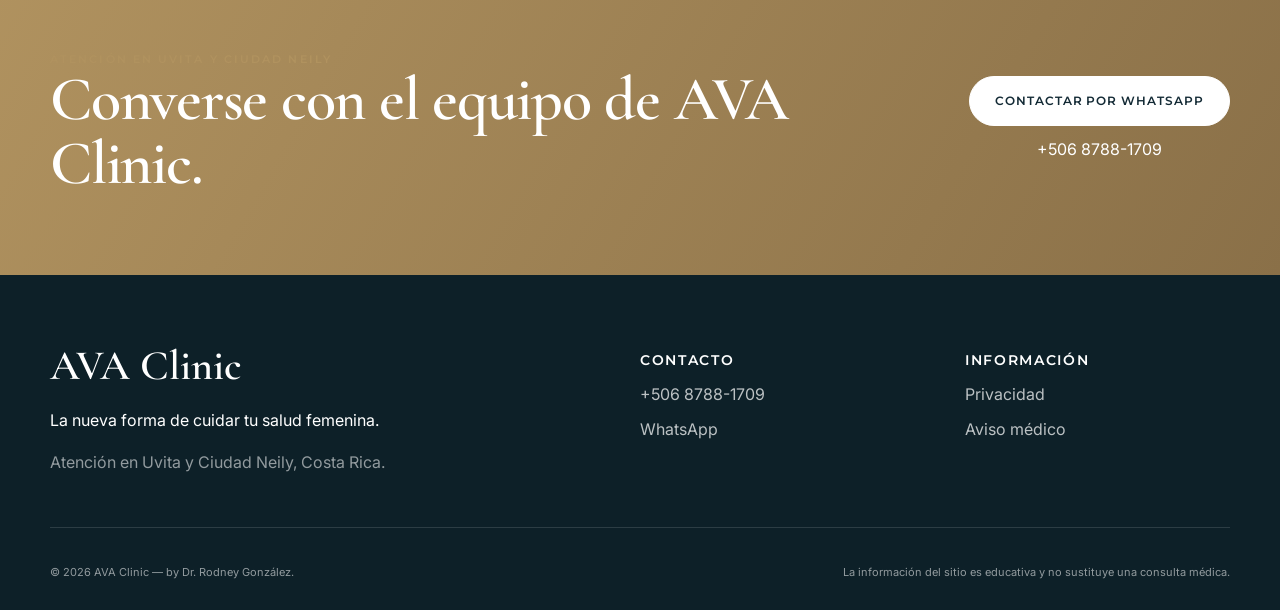
<file: doctor.html>
<!doctype html>
<html lang="es">
<head>
  <meta charset="utf-8">
  <meta name="viewport" content="width=device-width, initial-scale=1">
  <title>Dr. Rodney González | Ginecología especializada</title>
  <meta name="description" content="Perfil profesional del Dr. Rodney González, especialista en ginecología, cirugía mínimamente invasiva, VPH, menopausia, piso pélvico y salud íntima.">
  <meta name="theme-color" content="#132a35">
  <meta name="robots" content="index, follow">
  <meta property="og:type" content="website">
  <meta property="og:locale" content="es_CR">
  <meta property="og:title" content="Dr. Rodney González | Ginecología especializada">
  <meta property="og:description" content="Perfil profesional del Dr. Rodney González, especialista en ginecología, cirugía mínimamente invasiva, VPH, menopausia, piso pélvico y salud íntima.">
  <meta property="og:site_name" content="AVA Clinic">
  <meta name="twitter:card" content="summary_large_image">
  <link rel="icon" href="assets/images/favicon.svg" type="image/svg+xml">
  <link rel="manifest" href="site.webmanifest">
  <link rel="preconnect" href="https://fonts.googleapis.com">
  <link rel="preconnect" href="https://fonts.gstatic.com" crossorigin>
  <link href="https://fonts.googleapis.com/css2?family=Cormorant+Garamond:wght@500;600;700&family=Inter:wght@400;500;600&family=Montserrat:wght@500;600;700&display=swap" rel="stylesheet">
  <link rel="stylesheet" href="assets/css/styles.css">
</head>
<body>
<a class="skip-link" href="#contenido">Saltar al contenido</a>
<header class="site-header" data-header>
  <div class="container nav-wrap">
    <a class="brand" href="index.html" aria-label="AVA Clinic, inicio">
      <span class="brand-main">AVA</span><span class="brand-sub">Clinic</span><span class="brand-by">by Dr. Rodney González</span>
    </a>
    <button class="menu-toggle" type="button" aria-label="Abrir menú" aria-expanded="false" data-menu-toggle><span></span><span></span><span></span></button>
    <nav class="main-nav" aria-label="Navegación principal" data-menu>
      <a href="index.html#servicios">Unidades</a>
      <a href="doctor.html">Dr. González</a>
      <a href="index.html#experiencia">Experiencia AVA</a>
      <a href="contacto.html">Contacto</a>
      <a class="button button-small" href="https://wa.me/50687881709?text=Hola%2C%20deseo%20informaci%C3%B3n%20para%20agendar%20una%20valoraci%C3%B3n%20en%20AVA%20Clinic." target="_blank" rel="noopener">Agendar</a>
    </nav>
  </div>
</header>
<main id="contenido">
<section class="page-hero doctor-hero"><div class="container page-hero-grid"><div class="reveal"><p class="eyebrow">Dirección médica</p><h1>Dr. Rodney González</h1><p class="hero-lead">Ginecología especializada con una visión integral, tecnología avanzada y decisiones centradas en la mujer.</p><a class="button" href="https://wa.me/50687881709?text=Hola%2C%20deseo%20informaci%C3%B3n%20para%20agendar%20una%20valoraci%C3%B3n%20en%20AVA%20Clinic." target="_blank" rel="noopener">Agendar una consulta</a></div><div class="portrait-card reveal"><div class="portrait-frame"><span class="portrait-monogram">RG</span><span class="portrait-note">Reemplazar con fotografía profesional aprobada</span></div></div></div></section>
<section class="section"><div class="container split-grid light-split"><div class="reveal"><p class="eyebrow">Perfil profesional</p><h2>Experiencia especializada para problemas que requieren precisión.</h2><p class="large-copy">Especialista en Ginecología y Obstetricia, cirugía mínimamente invasiva, colposcopia y patología del tracto genital inferior, manejo del VPH, patología vulvar, ginecología regenerativa, funcional y estética.</p></div><div class="check-card reveal"><ul class="check-list"><li>Ginecología y Obstetricia</li><li>Cirugía ginecológica mínimamente invasiva</li><li>Colposcopia, VPH y tracto genital inferior</li><li>Patología vulvar</li><li>Climaterio, menopausia y salud hormonal</li><li>Piso pélvico y uroginecología funcional</li><li>Ginecología íntima funcional y regenerativa</li></ul></div></div></section>
<section class="section section-dark"><div class="container feature-grid"><div class="reveal"><p class="eyebrow">Filosofía clínica</p><h2>Escuchar antes de indicar. Explicar antes de intervenir.</h2></div><div class="principles dark-principles reveal"><div><span>01</span><h3>Rigor</h3><p>Recomendaciones basadas en valoración clínica y evidencia.</p></div><div><span>02</span><h3>Individualización</h3><p>No existen dos pacientes con la misma historia, riesgo y objetivos.</p></div><div><span>03</span><h3>Naturalidad</h3><p>En tratamientos funcionales y estéticos, menos puede ser más.</p></div></div></div></section>
<section class="section"><div class="container narrow"><div class="section-heading reveal"><p class="eyebrow">Qué puede esperar</p><h2>Una consulta estructurada y comprensible.</h2></div><ol class="timeline reveal"><li><strong>Motivo y prioridades</strong><span>Se identifica qué necesita resolver hoy y qué requiere seguimiento.</span></li><li><strong>Valoración clínica</strong><span>Historia, examen y estudios pertinentes según el caso.</span></li><li><strong>Explicación</strong><span>Hallazgos y alternativas en un lenguaje claro.</span></li><li><strong>Ruta de acción</strong><span>Plan con prioridades, próximos pasos y criterios de alarma.</span></li></ol></div></section>
<section class="cta-section"><div class="container cta-grid reveal"><div><p class="eyebrow">Atención en Uvita y Ciudad Neily</p><h2>Converse con el equipo de AVA Clinic.</h2></div><div><a class="button button-light" href="https://wa.me/50687881709?text=Hola%2C%20deseo%20informaci%C3%B3n%20para%20agendar%20una%20valoraci%C3%B3n%20en%20AVA%20Clinic." target="_blank" rel="noopener">Contactar por WhatsApp</a><p>+506 8788-1709</p></div></div></section></main>
<footer class="site-footer">
  <div class="container footer-grid">
    <div>
      <div class="footer-brand">AVA Clinic</div>
      <p>La nueva forma de cuidar tu salud femenina.</p>
      <p class="muted">Atención en Uvita y Ciudad Neily, Costa Rica.</p>
    </div>
    <div>
      <h2>Contacto</h2>
      <a href="tel:+50687881709">+506 8788-1709</a>
      <a href="https://wa.me/50687881709?text=Hola%2C%20deseo%20informaci%C3%B3n%20para%20agendar%20una%20valoraci%C3%B3n%20en%20AVA%20Clinic." target="_blank" rel="noopener">WhatsApp</a>
    </div>
    <div>
      <h2>Información</h2>
      <a href="privacidad.html">Privacidad</a>
      <a href="contacto.html#aviso-medico">Aviso médico</a>
    </div>
  </div>
  <div class="container footer-bottom">
    <span>© <span data-year></span> AVA Clinic — by Dr. Rodney González.</span>
    <span>La información del sitio es educativa y no sustituye una consulta médica.</span>
  </div>
</footer>
<a class="floating-whatsapp" href="https://wa.me/50687881709?text=Hola%2C%20deseo%20informaci%C3%B3n%20para%20agendar%20una%20valoraci%C3%B3n%20en%20AVA%20Clinic." target="_blank" rel="noopener" aria-label="Contactar por WhatsApp">WA</a>

<script src="assets/js/main.js" defer></script>
</body>
</html>
</file>
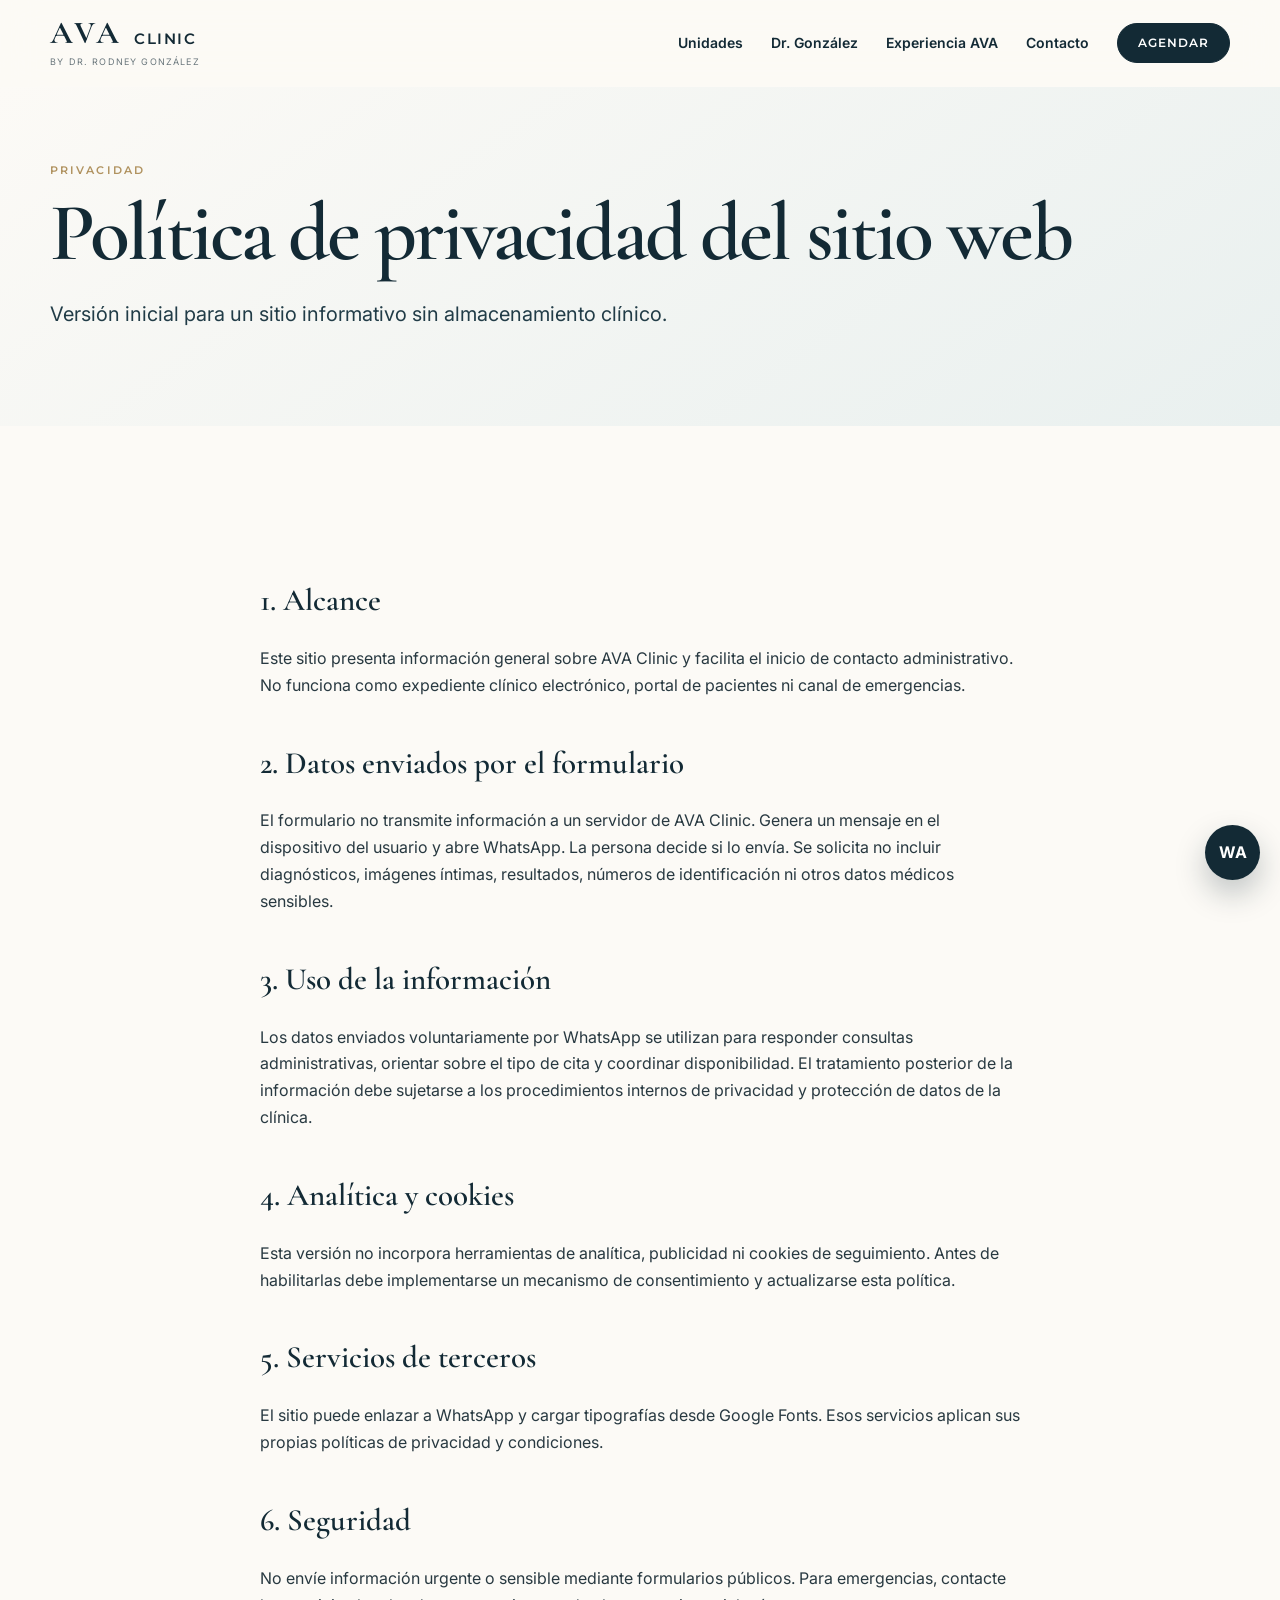
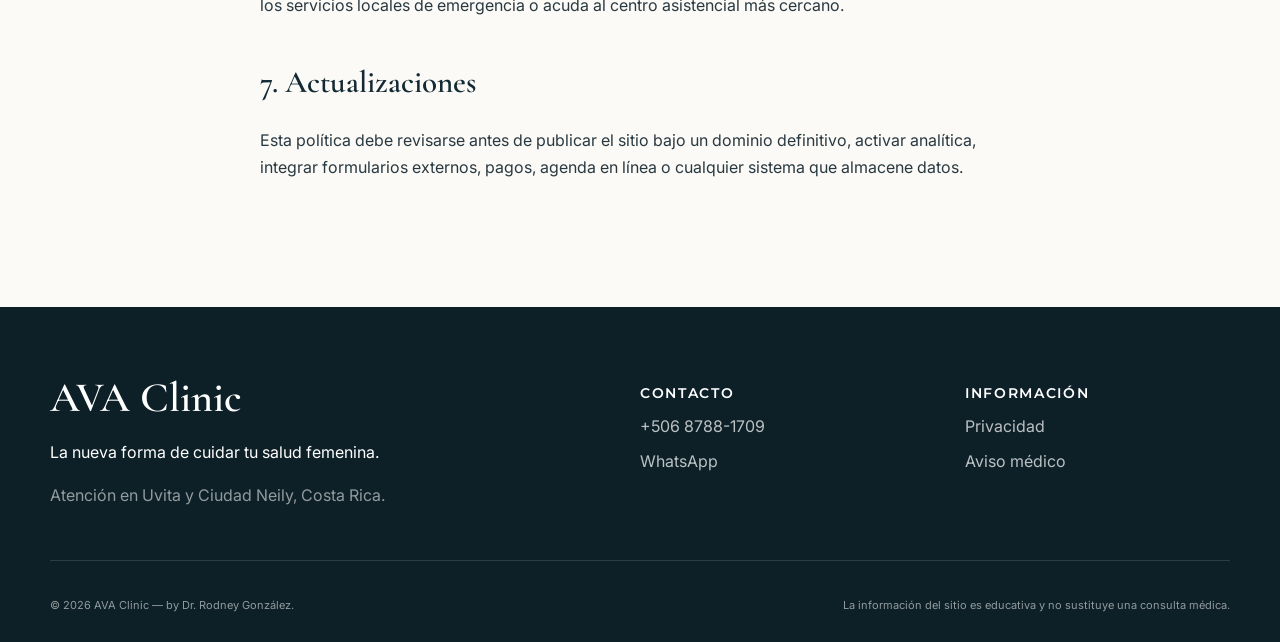
<file: privacidad.html>
<!doctype html>
<html lang="es">
<head>
  <meta charset="utf-8">
  <meta name="viewport" content="width=device-width, initial-scale=1">
  <title>Política de privacidad | AVA Clinic</title>
  <meta name="description" content="Política de privacidad inicial del sitio informativo de AVA Clinic.">
  <meta name="theme-color" content="#132a35">
  <meta name="robots" content="index, follow">
  <meta property="og:type" content="website">
  <meta property="og:locale" content="es_CR">
  <meta property="og:title" content="Política de privacidad | AVA Clinic">
  <meta property="og:description" content="Política de privacidad inicial del sitio informativo de AVA Clinic.">
  <meta property="og:site_name" content="AVA Clinic">
  <meta name="twitter:card" content="summary_large_image">
  <link rel="icon" href="assets/images/favicon.svg" type="image/svg+xml">
  <link rel="manifest" href="site.webmanifest">
  <link rel="preconnect" href="https://fonts.googleapis.com">
  <link rel="preconnect" href="https://fonts.gstatic.com" crossorigin>
  <link href="https://fonts.googleapis.com/css2?family=Cormorant+Garamond:wght@500;600;700&family=Inter:wght@400;500;600&family=Montserrat:wght@500;600;700&display=swap" rel="stylesheet">
  <link rel="stylesheet" href="assets/css/styles.css">
</head>
<body>
<a class="skip-link" href="#contenido">Saltar al contenido</a>
<header class="site-header" data-header>
  <div class="container nav-wrap">
    <a class="brand" href="index.html" aria-label="AVA Clinic, inicio">
      <span class="brand-main">AVA</span><span class="brand-sub">Clinic</span><span class="brand-by">by Dr. Rodney González</span>
    </a>
    <button class="menu-toggle" type="button" aria-label="Abrir menú" aria-expanded="false" data-menu-toggle><span></span><span></span><span></span></button>
    <nav class="main-nav" aria-label="Navegación principal" data-menu>
      <a href="index.html#servicios">Unidades</a>
      <a href="doctor.html">Dr. González</a>
      <a href="index.html#experiencia">Experiencia AVA</a>
      <a href="contacto.html">Contacto</a>
      <a class="button button-small" href="https://wa.me/50687881709?text=Hola%2C%20deseo%20informaci%C3%B3n%20para%20agendar%20una%20valoraci%C3%B3n%20en%20AVA%20Clinic." target="_blank" rel="noopener">Agendar</a>
    </nav>
  </div>
</header>
<main id="contenido">
<section class="page-hero compact-hero"><div class="container"><p class="eyebrow">Privacidad</p><h1>Política de privacidad del sitio web</h1><p class="hero-lead">Versión inicial para un sitio informativo sin almacenamiento clínico.</p></div></section>
<section class="section"><div class="container narrow legal-copy"><h2>1. Alcance</h2><p>Este sitio presenta información general sobre AVA Clinic y facilita el inicio de contacto administrativo. No funciona como expediente clínico electrónico, portal de pacientes ni canal de emergencias.</p><h2>2. Datos enviados por el formulario</h2><p>El formulario no transmite información a un servidor de AVA Clinic. Genera un mensaje en el dispositivo del usuario y abre WhatsApp. La persona decide si lo envía. Se solicita no incluir diagnósticos, imágenes íntimas, resultados, números de identificación ni otros datos médicos sensibles.</p><h2>3. Uso de la información</h2><p>Los datos enviados voluntariamente por WhatsApp se utilizan para responder consultas administrativas, orientar sobre el tipo de cita y coordinar disponibilidad. El tratamiento posterior de la información debe sujetarse a los procedimientos internos de privacidad y protección de datos de la clínica.</p><h2>4. Analítica y cookies</h2><p>Esta versión no incorpora herramientas de analítica, publicidad ni cookies de seguimiento. Antes de habilitarlas debe implementarse un mecanismo de consentimiento y actualizarse esta política.</p><h2>5. Servicios de terceros</h2><p>El sitio puede enlazar a WhatsApp y cargar tipografías desde Google Fonts. Esos servicios aplican sus propias políticas de privacidad y condiciones.</p><h2>6. Seguridad</h2><p>No envíe información urgente o sensible mediante formularios públicos. Para emergencias, contacte los servicios locales de emergencia o acuda al centro asistencial más cercano.</p><h2>7. Actualizaciones</h2><p>Esta política debe revisarse antes de publicar el sitio bajo un dominio definitivo, activar analítica, integrar formularios externos, pagos, agenda en línea o cualquier sistema que almacene datos.</p></div></section></main>
<footer class="site-footer">
  <div class="container footer-grid">
    <div>
      <div class="footer-brand">AVA Clinic</div>
      <p>La nueva forma de cuidar tu salud femenina.</p>
      <p class="muted">Atención en Uvita y Ciudad Neily, Costa Rica.</p>
    </div>
    <div>
      <h2>Contacto</h2>
      <a href="tel:+50687881709">+506 8788-1709</a>
      <a href="https://wa.me/50687881709?text=Hola%2C%20deseo%20informaci%C3%B3n%20para%20agendar%20una%20valoraci%C3%B3n%20en%20AVA%20Clinic." target="_blank" rel="noopener">WhatsApp</a>
    </div>
    <div>
      <h2>Información</h2>
      <a href="privacidad.html">Privacidad</a>
      <a href="contacto.html#aviso-medico">Aviso médico</a>
    </div>
  </div>
  <div class="container footer-bottom">
    <span>© <span data-year></span> AVA Clinic — by Dr. Rodney González.</span>
    <span>La información del sitio es educativa y no sustituye una consulta médica.</span>
  </div>
</footer>
<a class="floating-whatsapp" href="https://wa.me/50687881709?text=Hola%2C%20deseo%20informaci%C3%B3n%20para%20agendar%20una%20valoraci%C3%B3n%20en%20AVA%20Clinic." target="_blank" rel="noopener" aria-label="Contactar por WhatsApp">WA</a>

<script src="assets/js/main.js" defer></script>
</body>
</html>
</file>
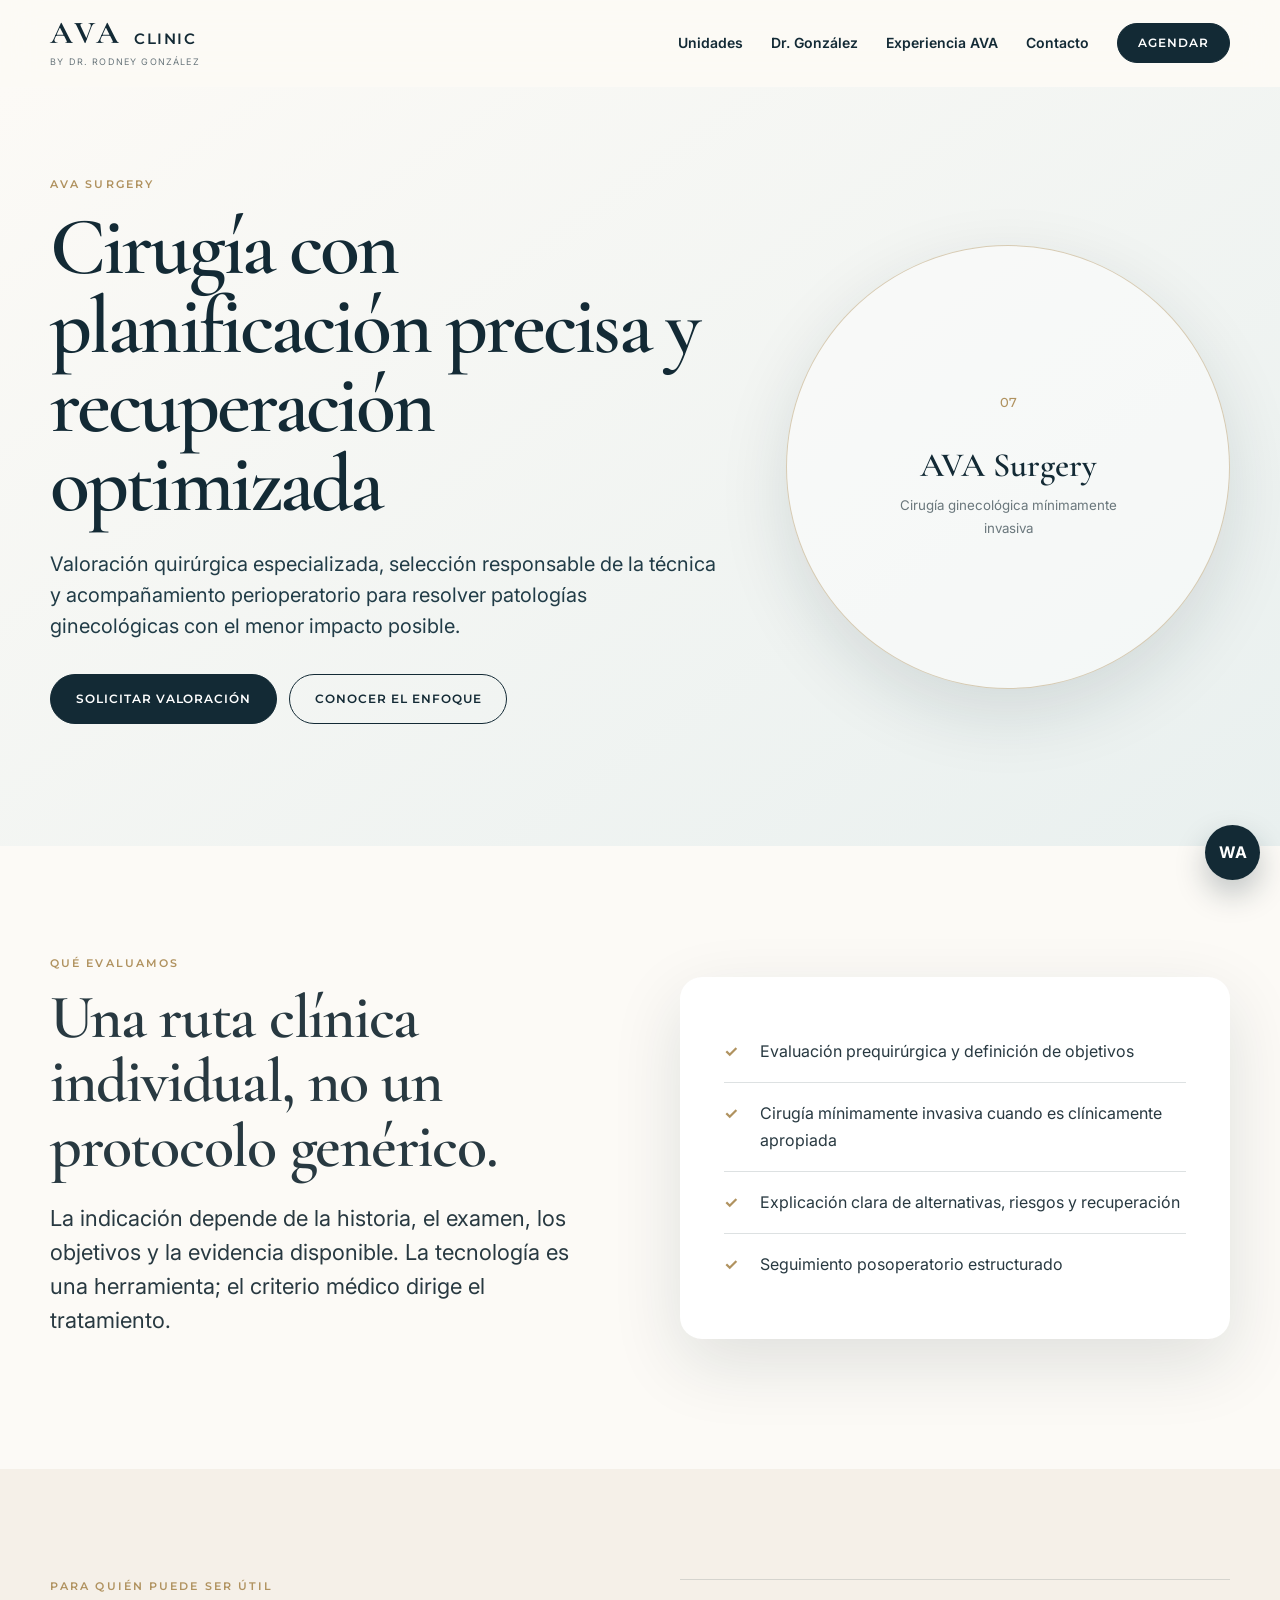
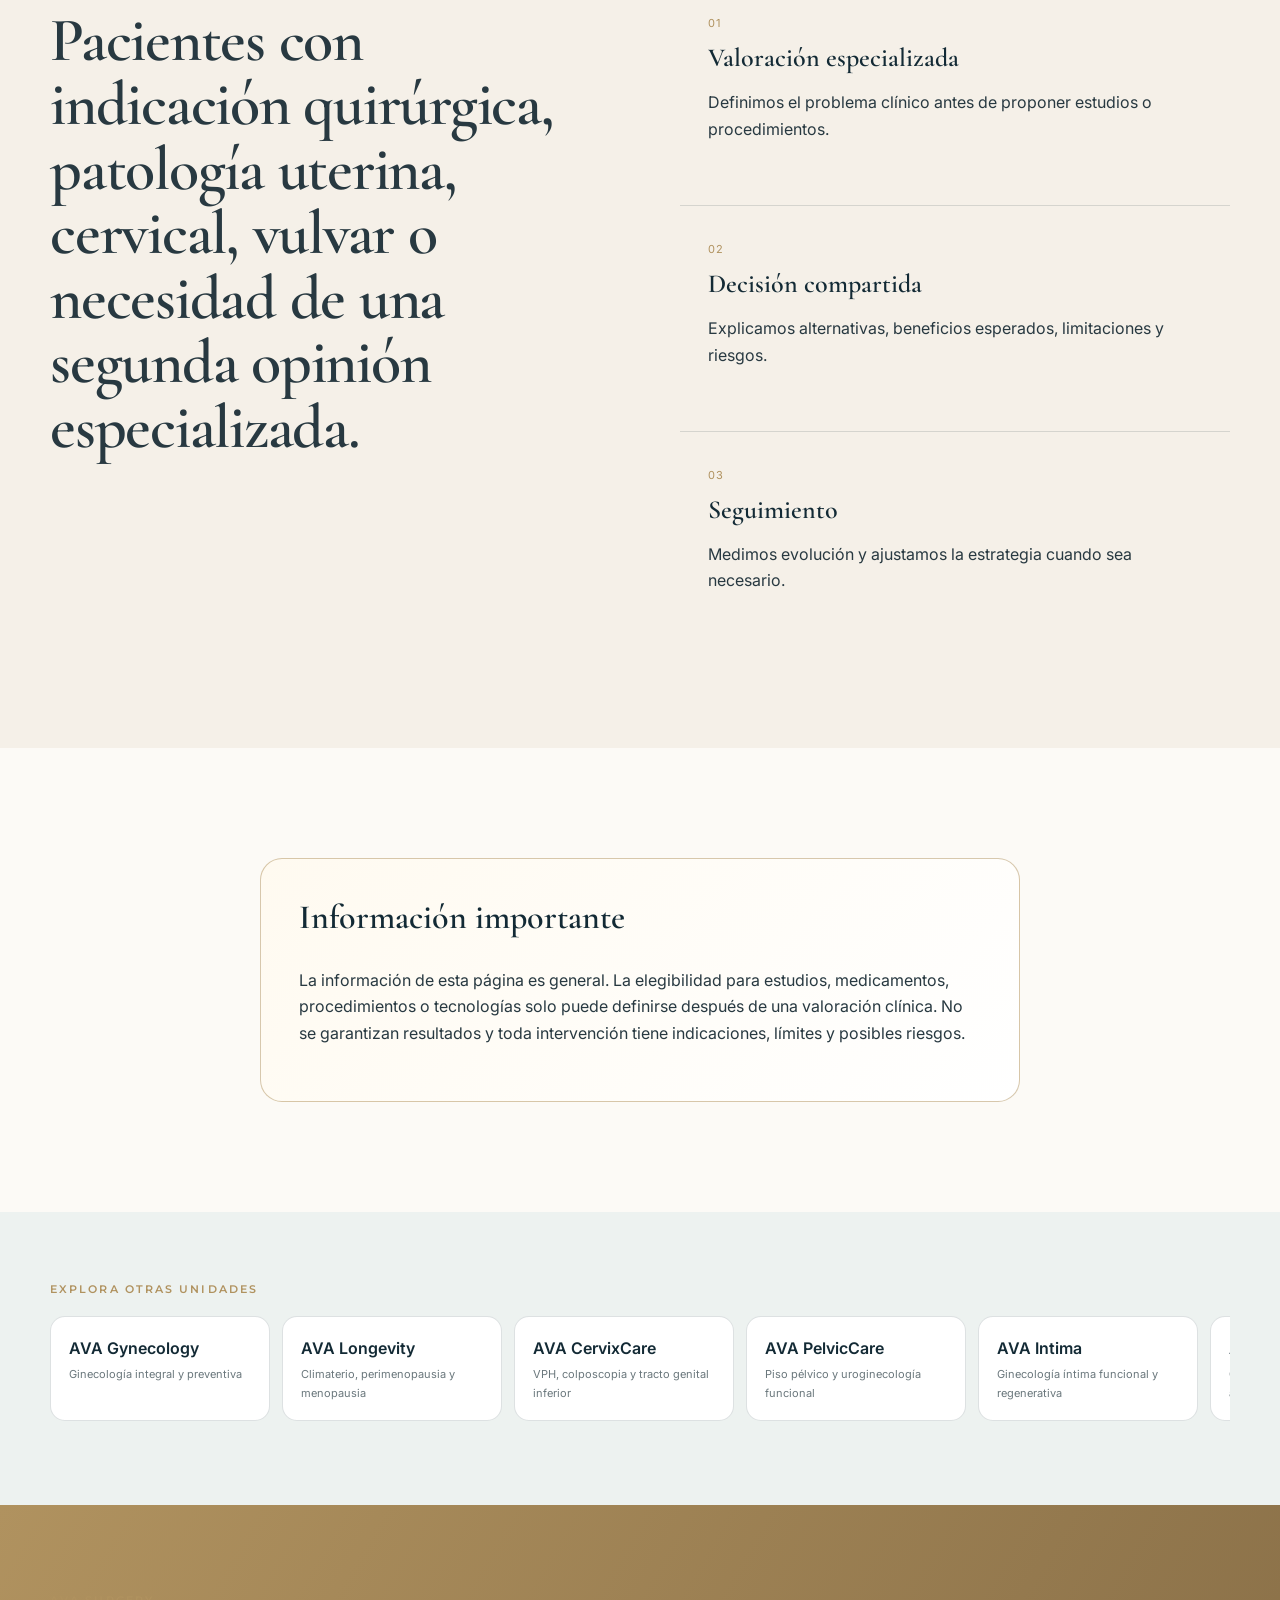
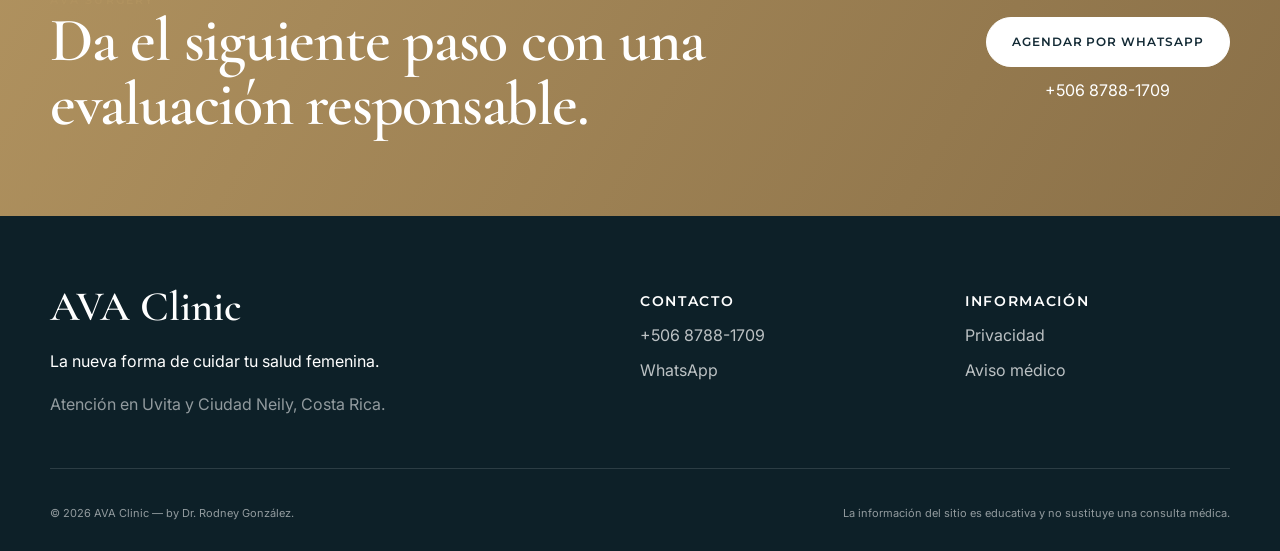
<file: servicios/cirugia-ginecologica.html>
<!doctype html>
<html lang="es">
<head>
  <meta charset="utf-8">
  <meta name="viewport" content="width=device-width, initial-scale=1">
  <title>Cirugía ginecológica mínimamente invasiva | AVA Clinic</title>
  <meta name="description" content="Valoración quirúrgica especializada, selección responsable de la técnica y acompañamiento perioperatorio para resolver patologías ginecológicas con el menor impacto posible.">
  <meta name="theme-color" content="#132a35">
  <meta name="robots" content="index, follow">
  <meta property="og:type" content="website">
  <meta property="og:locale" content="es_CR">
  <meta property="og:title" content="Cirugía ginecológica mínimamente invasiva | AVA Clinic">
  <meta property="og:description" content="Valoración quirúrgica especializada, selección responsable de la técnica y acompañamiento perioperatorio para resolver patologías ginecológicas con el menor impacto posible.">
  <meta property="og:site_name" content="AVA Clinic">
  <meta name="twitter:card" content="summary_large_image">
  <link rel="icon" href="../assets/images/favicon.svg" type="image/svg+xml">
  <link rel="manifest" href="../site.webmanifest">
  <link rel="preconnect" href="https://fonts.googleapis.com">
  <link rel="preconnect" href="https://fonts.gstatic.com" crossorigin>
  <link href="https://fonts.googleapis.com/css2?family=Cormorant+Garamond:wght@500;600;700&family=Inter:wght@400;500;600&family=Montserrat:wght@500;600;700&display=swap" rel="stylesheet">
  <link rel="stylesheet" href="../assets/css/styles.css">
</head>
<body>
<a class="skip-link" href="#contenido">Saltar al contenido</a>
<header class="site-header" data-header>
  <div class="container nav-wrap">
    <a class="brand" href="../index.html" aria-label="AVA Clinic, inicio">
      <span class="brand-main">AVA</span><span class="brand-sub">Clinic</span><span class="brand-by">by Dr. Rodney González</span>
    </a>
    <button class="menu-toggle" type="button" aria-label="Abrir menú" aria-expanded="false" data-menu-toggle><span></span><span></span><span></span></button>
    <nav class="main-nav" aria-label="Navegación principal" data-menu>
      <a href="../index.html#servicios">Unidades</a>
      <a href="../doctor.html">Dr. González</a>
      <a href="../index.html#experiencia">Experiencia AVA</a>
      <a href="../contacto.html">Contacto</a>
      <a class="button button-small" href="https://wa.me/50687881709?text=Hola%2C%20deseo%20informaci%C3%B3n%20para%20agendar%20una%20valoraci%C3%B3n%20en%20AVA%20Clinic." target="_blank" rel="noopener">Agendar</a>
    </nav>
  </div>
</header>
<main id="contenido">
<section class="page-hero">
  <div class="container page-hero-grid">
    <div class="reveal"><p class="eyebrow">AVA Surgery</p><h1>Cirugía con planificación precisa y recuperación optimizada</h1><p class="hero-lead">Valoración quirúrgica especializada, selección responsable de la técnica y acompañamiento perioperatorio para resolver patologías ginecológicas con el menor impacto posible.</p><div class="hero-actions"><a class="button" href="https://wa.me/50687881709?text=Hola%2C%20deseo%20informaci%C3%B3n%20para%20agendar%20una%20valoraci%C3%B3n%20en%20AVA%20Clinic." target="_blank" rel="noopener">Solicitar valoración</a><a class="button button-ghost" href="#enfoque">Conocer el enfoque</a></div></div>
    <div class="service-mark reveal"><span>07</span><strong>AVA Surgery</strong><small>Cirugía ginecológica mínimamente invasiva</small></div>
  </div>
</section>
<section class="section" id="enfoque"><div class="container split-grid light-split"><div class="reveal"><p class="eyebrow">Qué evaluamos</p><h2>Una ruta clínica individual, no un protocolo genérico.</h2><p class="large-copy">La indicación depende de la historia, el examen, los objetivos y la evidencia disponible. La tecnología es una herramienta; el criterio médico dirige el tratamiento.</p></div><div class="check-card reveal"><ul class="check-list"><li>Evaluación prequirúrgica y definición de objetivos</li><li>Cirugía mínimamente invasiva cuando es clínicamente apropiada</li><li>Explicación clara de alternativas, riesgos y recuperación</li><li>Seguimiento posoperatorio estructurado</li></ul></div></div></section>
<section class="section section-ivory"><div class="container two-column"><div class="reveal"><p class="eyebrow">Para quién puede ser útil</p><h2>Pacientes con indicación quirúrgica, patología uterina, cervical, vulvar o necesidad de una segunda opinión especializada.</h2></div><div class="principles reveal"><div><span>01</span><h3>Valoración especializada</h3><p>Definimos el problema clínico antes de proponer estudios o procedimientos.</p></div><div><span>02</span><h3>Decisión compartida</h3><p>Explicamos alternativas, beneficios esperados, limitaciones y riesgos.</p></div><div><span>03</span><h3>Seguimiento</h3><p>Medimos evolución y ajustamos la estrategia cuando sea necesario.</p></div></div></div></section>
<section class="section"><div class="container narrow"><div class="notice-card reveal"><h2>Información importante</h2><p>La información de esta página es general. La elegibilidad para estudios, medicamentos, procedimientos o tecnologías solo puede definirse después de una valoración clínica. No se garantizan resultados y toda intervención tiene indicaciones, límites y posibles riesgos.</p></div></div></section>
<section class="related-section"><div class="container"><p class="eyebrow">Explora otras unidades</p><div class="related-links"><a href="ginecologia-integral.html">AVA Gynecology<span>Ginecología integral y preventiva</span></a><a href="menopausia-longevidad.html">AVA Longevity<span>Climaterio, perimenopausia y menopausia</span></a><a href="vph-colposcopia.html">AVA CervixCare<span>VPH, colposcopia y tracto genital inferior</span></a><a href="piso-pelvico.html">AVA PelvicCare<span>Piso pélvico y uroginecología funcional</span></a><a href="salud-intima.html">AVA Intima<span>Ginecología íntima funcional y regenerativa</span></a><a href="obstetricia-premium.html">AVA Maternal<span>Obstetricia premium y acompañamiento</span></a><a href="psicologia-salud-femenina.html">AVA Mind<span>Psicología y acompañamiento</span></a><a href="nutricion-metabolica.html">AVA Nutrition<span>Nutrición clínica y metabólica</span></a></div></div></section>
<section class="cta-section"><div class="container cta-grid reveal"><div><p class="eyebrow">AVA Surgery</p><h2>Da el siguiente paso con una evaluación responsable.</h2></div><div><a class="button button-light" href="https://wa.me/50687881709?text=Hola%2C%20deseo%20informaci%C3%B3n%20para%20agendar%20una%20valoraci%C3%B3n%20en%20AVA%20Clinic." target="_blank" rel="noopener">Agendar por WhatsApp</a><p>+506 8788-1709</p></div></div></section></main>
<footer class="site-footer">
  <div class="container footer-grid">
    <div>
      <div class="footer-brand">AVA Clinic</div>
      <p>La nueva forma de cuidar tu salud femenina.</p>
      <p class="muted">Atención en Uvita y Ciudad Neily, Costa Rica.</p>
    </div>
    <div>
      <h2>Contacto</h2>
      <a href="tel:+50687881709">+506 8788-1709</a>
      <a href="https://wa.me/50687881709?text=Hola%2C%20deseo%20informaci%C3%B3n%20para%20agendar%20una%20valoraci%C3%B3n%20en%20AVA%20Clinic." target="_blank" rel="noopener">WhatsApp</a>
    </div>
    <div>
      <h2>Información</h2>
      <a href="../privacidad.html">Privacidad</a>
      <a href="../contacto.html#aviso-medico">Aviso médico</a>
    </div>
  </div>
  <div class="container footer-bottom">
    <span>© <span data-year></span> AVA Clinic — by Dr. Rodney González.</span>
    <span>La información del sitio es educativa y no sustituye una consulta médica.</span>
  </div>
</footer>
<a class="floating-whatsapp" href="https://wa.me/50687881709?text=Hola%2C%20deseo%20informaci%C3%B3n%20para%20agendar%20una%20valoraci%C3%B3n%20en%20AVA%20Clinic." target="_blank" rel="noopener" aria-label="Contactar por WhatsApp">WA</a>
<script type="application/ld+json">{"@context": "https://schema.org", "@type": "MedicalWebPage", "name": "Cirugía ginecológica mínimamente invasiva", "description": "Valoración quirúrgica especializada, selección responsable de la técnica y acompañamiento perioperatorio para resolver patologías ginecológicas con el menor impacto posible.", "about": {"@type": "MedicalSpecialty", "name": "Cirugía ginecológica mínimamente invasiva"}, "publisher": {"@type": "MedicalClinic", "name": "AVA Clinic — by Dr. Rodney González"}}</script>
<script src="../assets/js/main.js" defer></script>
</body>
</html>
</file>
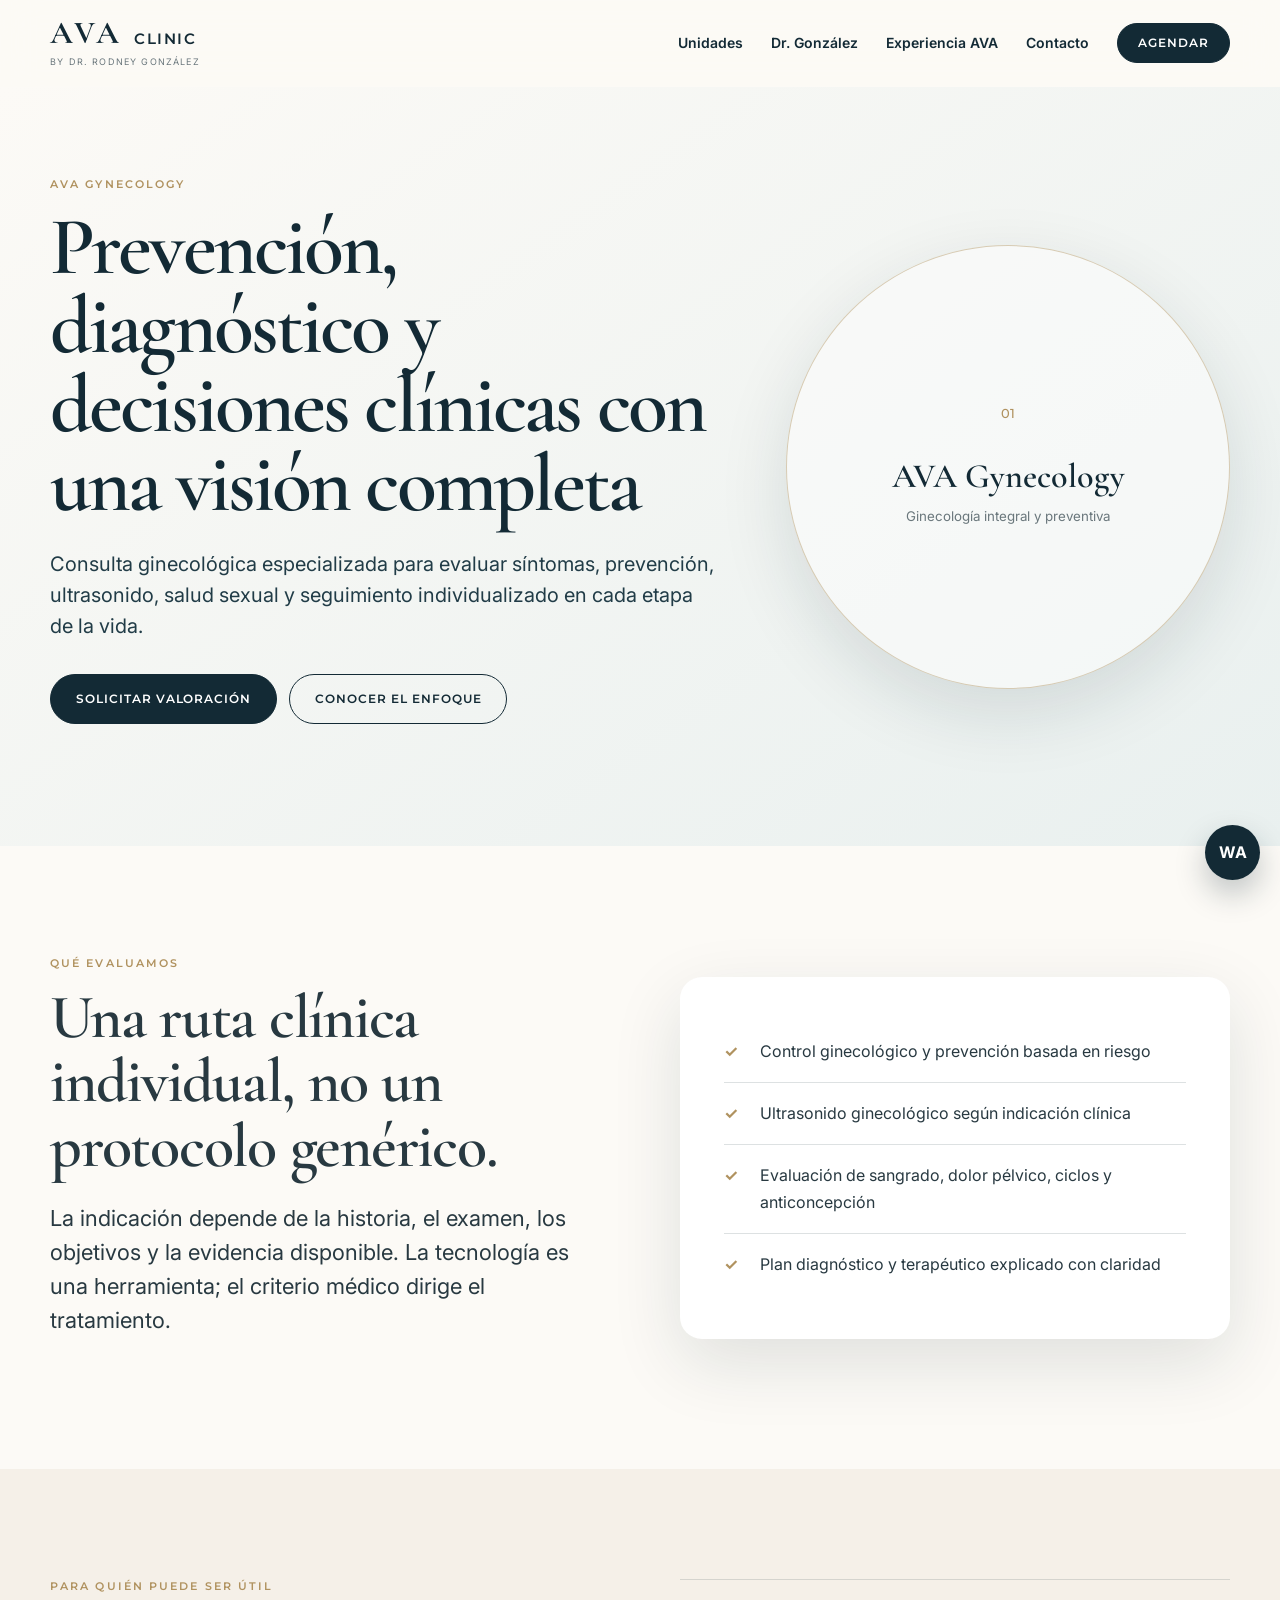
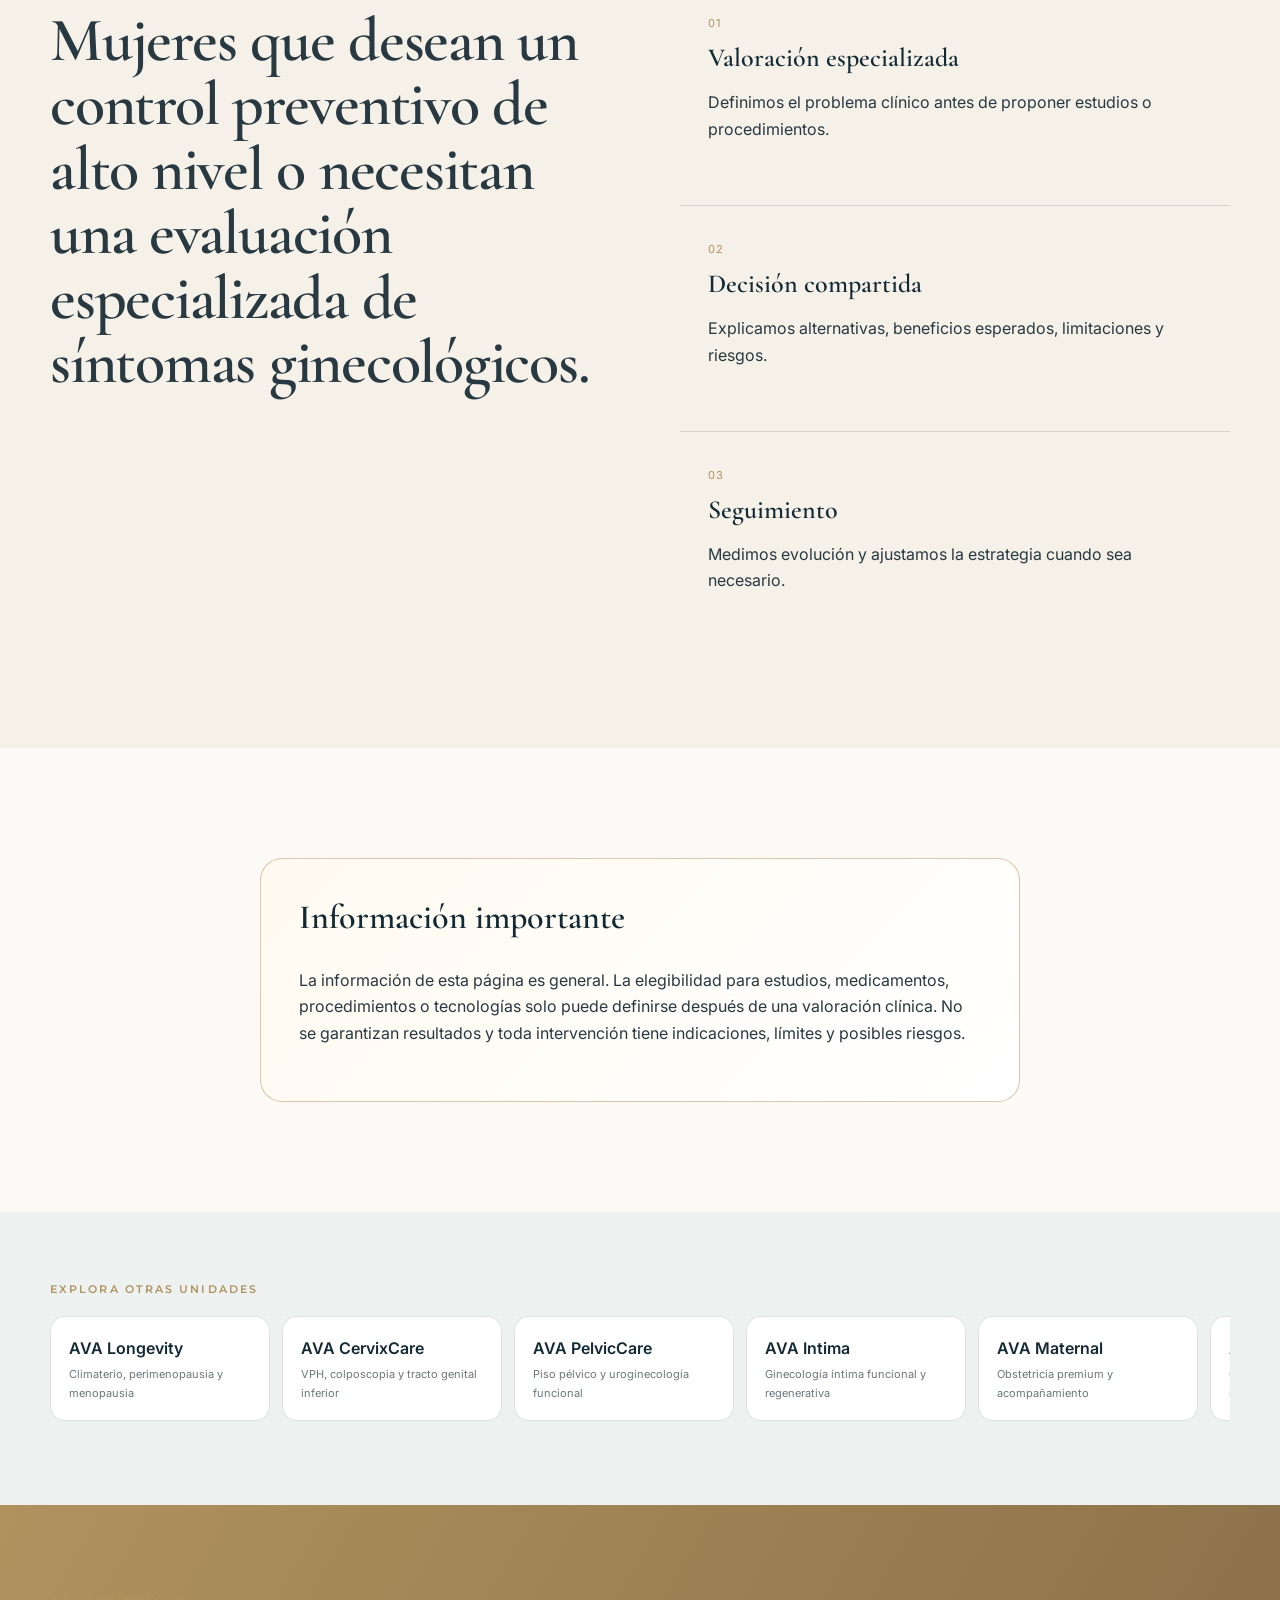
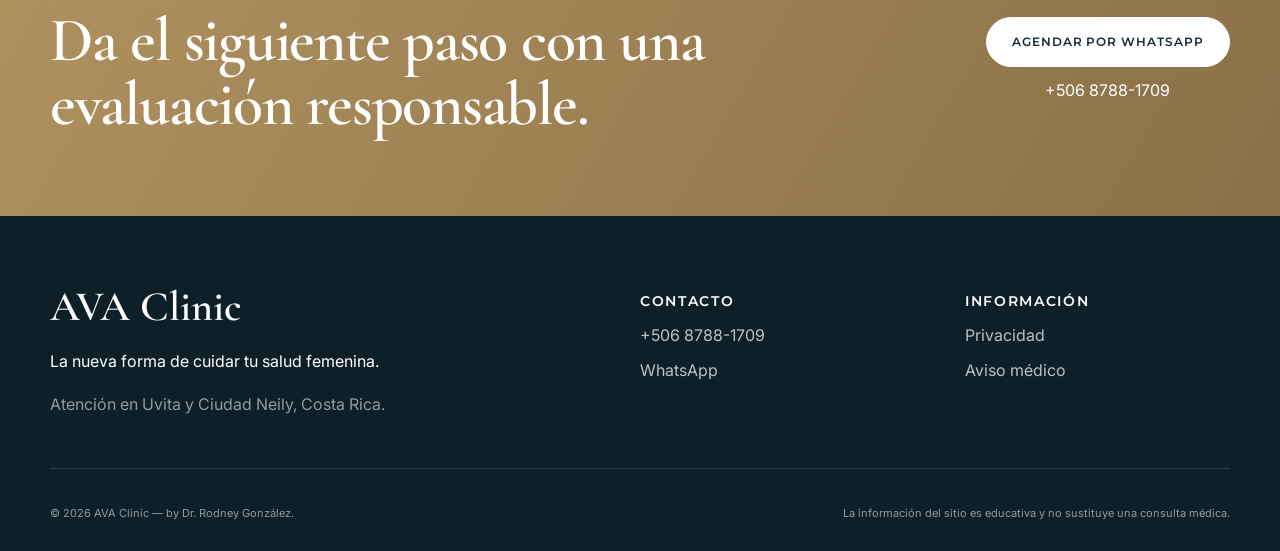
<file: servicios/ginecologia-integral.html>
<!doctype html>
<html lang="es">
<head>
  <meta charset="utf-8">
  <meta name="viewport" content="width=device-width, initial-scale=1">
  <title>Ginecología integral y preventiva | AVA Clinic</title>
  <meta name="description" content="Consulta ginecológica especializada para evaluar síntomas, prevención, ultrasonido, salud sexual y seguimiento individualizado en cada etapa de la vida.">
  <meta name="theme-color" content="#132a35">
  <meta name="robots" content="index, follow">
  <meta property="og:type" content="website">
  <meta property="og:locale" content="es_CR">
  <meta property="og:title" content="Ginecología integral y preventiva | AVA Clinic">
  <meta property="og:description" content="Consulta ginecológica especializada para evaluar síntomas, prevención, ultrasonido, salud sexual y seguimiento individualizado en cada etapa de la vida.">
  <meta property="og:site_name" content="AVA Clinic">
  <meta name="twitter:card" content="summary_large_image">
  <link rel="icon" href="../assets/images/favicon.svg" type="image/svg+xml">
  <link rel="manifest" href="../site.webmanifest">
  <link rel="preconnect" href="https://fonts.googleapis.com">
  <link rel="preconnect" href="https://fonts.gstatic.com" crossorigin>
  <link href="https://fonts.googleapis.com/css2?family=Cormorant+Garamond:wght@500;600;700&family=Inter:wght@400;500;600&family=Montserrat:wght@500;600;700&display=swap" rel="stylesheet">
  <link rel="stylesheet" href="../assets/css/styles.css">
</head>
<body>
<a class="skip-link" href="#contenido">Saltar al contenido</a>
<header class="site-header" data-header>
  <div class="container nav-wrap">
    <a class="brand" href="../index.html" aria-label="AVA Clinic, inicio">
      <span class="brand-main">AVA</span><span class="brand-sub">Clinic</span><span class="brand-by">by Dr. Rodney González</span>
    </a>
    <button class="menu-toggle" type="button" aria-label="Abrir menú" aria-expanded="false" data-menu-toggle><span></span><span></span><span></span></button>
    <nav class="main-nav" aria-label="Navegación principal" data-menu>
      <a href="../index.html#servicios">Unidades</a>
      <a href="../doctor.html">Dr. González</a>
      <a href="../index.html#experiencia">Experiencia AVA</a>
      <a href="../contacto.html">Contacto</a>
      <a class="button button-small" href="https://wa.me/50687881709?text=Hola%2C%20deseo%20informaci%C3%B3n%20para%20agendar%20una%20valoraci%C3%B3n%20en%20AVA%20Clinic." target="_blank" rel="noopener">Agendar</a>
    </nav>
  </div>
</header>
<main id="contenido">
<section class="page-hero">
  <div class="container page-hero-grid">
    <div class="reveal"><p class="eyebrow">AVA Gynecology</p><h1>Prevención, diagnóstico y decisiones clínicas con una visión completa</h1><p class="hero-lead">Consulta ginecológica especializada para evaluar síntomas, prevención, ultrasonido, salud sexual y seguimiento individualizado en cada etapa de la vida.</p><div class="hero-actions"><a class="button" href="https://wa.me/50687881709?text=Hola%2C%20deseo%20informaci%C3%B3n%20para%20agendar%20una%20valoraci%C3%B3n%20en%20AVA%20Clinic." target="_blank" rel="noopener">Solicitar valoración</a><a class="button button-ghost" href="#enfoque">Conocer el enfoque</a></div></div>
    <div class="service-mark reveal"><span>01</span><strong>AVA Gynecology</strong><small>Ginecología integral y preventiva</small></div>
  </div>
</section>
<section class="section" id="enfoque"><div class="container split-grid light-split"><div class="reveal"><p class="eyebrow">Qué evaluamos</p><h2>Una ruta clínica individual, no un protocolo genérico.</h2><p class="large-copy">La indicación depende de la historia, el examen, los objetivos y la evidencia disponible. La tecnología es una herramienta; el criterio médico dirige el tratamiento.</p></div><div class="check-card reveal"><ul class="check-list"><li>Control ginecológico y prevención basada en riesgo</li><li>Ultrasonido ginecológico según indicación clínica</li><li>Evaluación de sangrado, dolor pélvico, ciclos y anticoncepción</li><li>Plan diagnóstico y terapéutico explicado con claridad</li></ul></div></div></section>
<section class="section section-ivory"><div class="container two-column"><div class="reveal"><p class="eyebrow">Para quién puede ser útil</p><h2>Mujeres que desean un control preventivo de alto nivel o necesitan una evaluación especializada de síntomas ginecológicos.</h2></div><div class="principles reveal"><div><span>01</span><h3>Valoración especializada</h3><p>Definimos el problema clínico antes de proponer estudios o procedimientos.</p></div><div><span>02</span><h3>Decisión compartida</h3><p>Explicamos alternativas, beneficios esperados, limitaciones y riesgos.</p></div><div><span>03</span><h3>Seguimiento</h3><p>Medimos evolución y ajustamos la estrategia cuando sea necesario.</p></div></div></div></section>
<section class="section"><div class="container narrow"><div class="notice-card reveal"><h2>Información importante</h2><p>La información de esta página es general. La elegibilidad para estudios, medicamentos, procedimientos o tecnologías solo puede definirse después de una valoración clínica. No se garantizan resultados y toda intervención tiene indicaciones, límites y posibles riesgos.</p></div></div></section>
<section class="related-section"><div class="container"><p class="eyebrow">Explora otras unidades</p><div class="related-links"><a href="menopausia-longevidad.html">AVA Longevity<span>Climaterio, perimenopausia y menopausia</span></a><a href="vph-colposcopia.html">AVA CervixCare<span>VPH, colposcopia y tracto genital inferior</span></a><a href="piso-pelvico.html">AVA PelvicCare<span>Piso pélvico y uroginecología funcional</span></a><a href="salud-intima.html">AVA Intima<span>Ginecología íntima funcional y regenerativa</span></a><a href="obstetricia-premium.html">AVA Maternal<span>Obstetricia premium y acompañamiento</span></a><a href="cirugia-ginecologica.html">AVA Surgery<span>Cirugía ginecológica mínimamente invasiva</span></a><a href="psicologia-salud-femenina.html">AVA Mind<span>Psicología y acompañamiento</span></a><a href="nutricion-metabolica.html">AVA Nutrition<span>Nutrición clínica y metabólica</span></a></div></div></section>
<section class="cta-section"><div class="container cta-grid reveal"><div><p class="eyebrow">AVA Gynecology</p><h2>Da el siguiente paso con una evaluación responsable.</h2></div><div><a class="button button-light" href="https://wa.me/50687881709?text=Hola%2C%20deseo%20informaci%C3%B3n%20para%20agendar%20una%20valoraci%C3%B3n%20en%20AVA%20Clinic." target="_blank" rel="noopener">Agendar por WhatsApp</a><p>+506 8788-1709</p></div></div></section></main>
<footer class="site-footer">
  <div class="container footer-grid">
    <div>
      <div class="footer-brand">AVA Clinic</div>
      <p>La nueva forma de cuidar tu salud femenina.</p>
      <p class="muted">Atención en Uvita y Ciudad Neily, Costa Rica.</p>
    </div>
    <div>
      <h2>Contacto</h2>
      <a href="tel:+50687881709">+506 8788-1709</a>
      <a href="https://wa.me/50687881709?text=Hola%2C%20deseo%20informaci%C3%B3n%20para%20agendar%20una%20valoraci%C3%B3n%20en%20AVA%20Clinic." target="_blank" rel="noopener">WhatsApp</a>
    </div>
    <div>
      <h2>Información</h2>
      <a href="../privacidad.html">Privacidad</a>
      <a href="../contacto.html#aviso-medico">Aviso médico</a>
    </div>
  </div>
  <div class="container footer-bottom">
    <span>© <span data-year></span> AVA Clinic — by Dr. Rodney González.</span>
    <span>La información del sitio es educativa y no sustituye una consulta médica.</span>
  </div>
</footer>
<a class="floating-whatsapp" href="https://wa.me/50687881709?text=Hola%2C%20deseo%20informaci%C3%B3n%20para%20agendar%20una%20valoraci%C3%B3n%20en%20AVA%20Clinic." target="_blank" rel="noopener" aria-label="Contactar por WhatsApp">WA</a>
<script type="application/ld+json">{"@context": "https://schema.org", "@type": "MedicalWebPage", "name": "Ginecología integral y preventiva", "description": "Consulta ginecológica especializada para evaluar síntomas, prevención, ultrasonido, salud sexual y seguimiento individualizado en cada etapa de la vida.", "about": {"@type": "MedicalSpecialty", "name": "Ginecología integral y preventiva"}, "publisher": {"@type": "MedicalClinic", "name": "AVA Clinic — by Dr. Rodney González"}}</script>
<script src="../assets/js/main.js" defer></script>
</body>
</html>
</file>
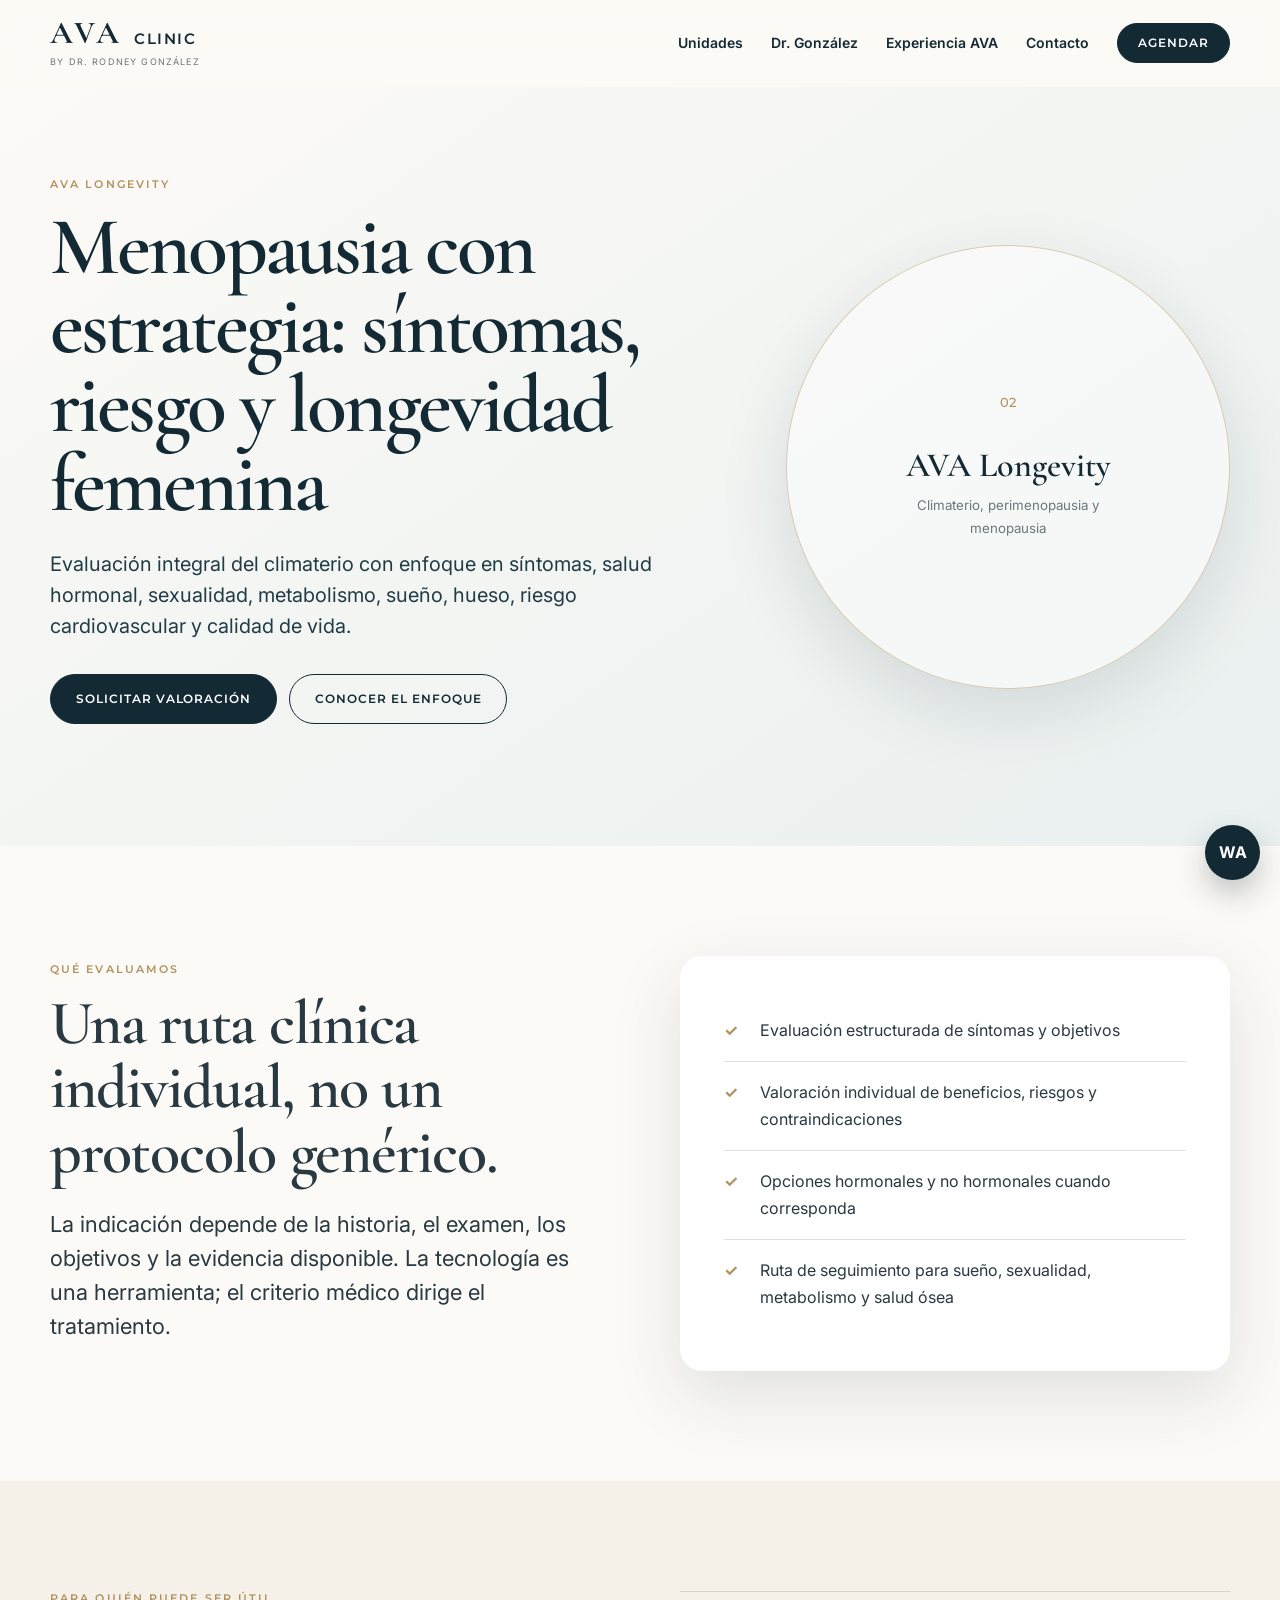
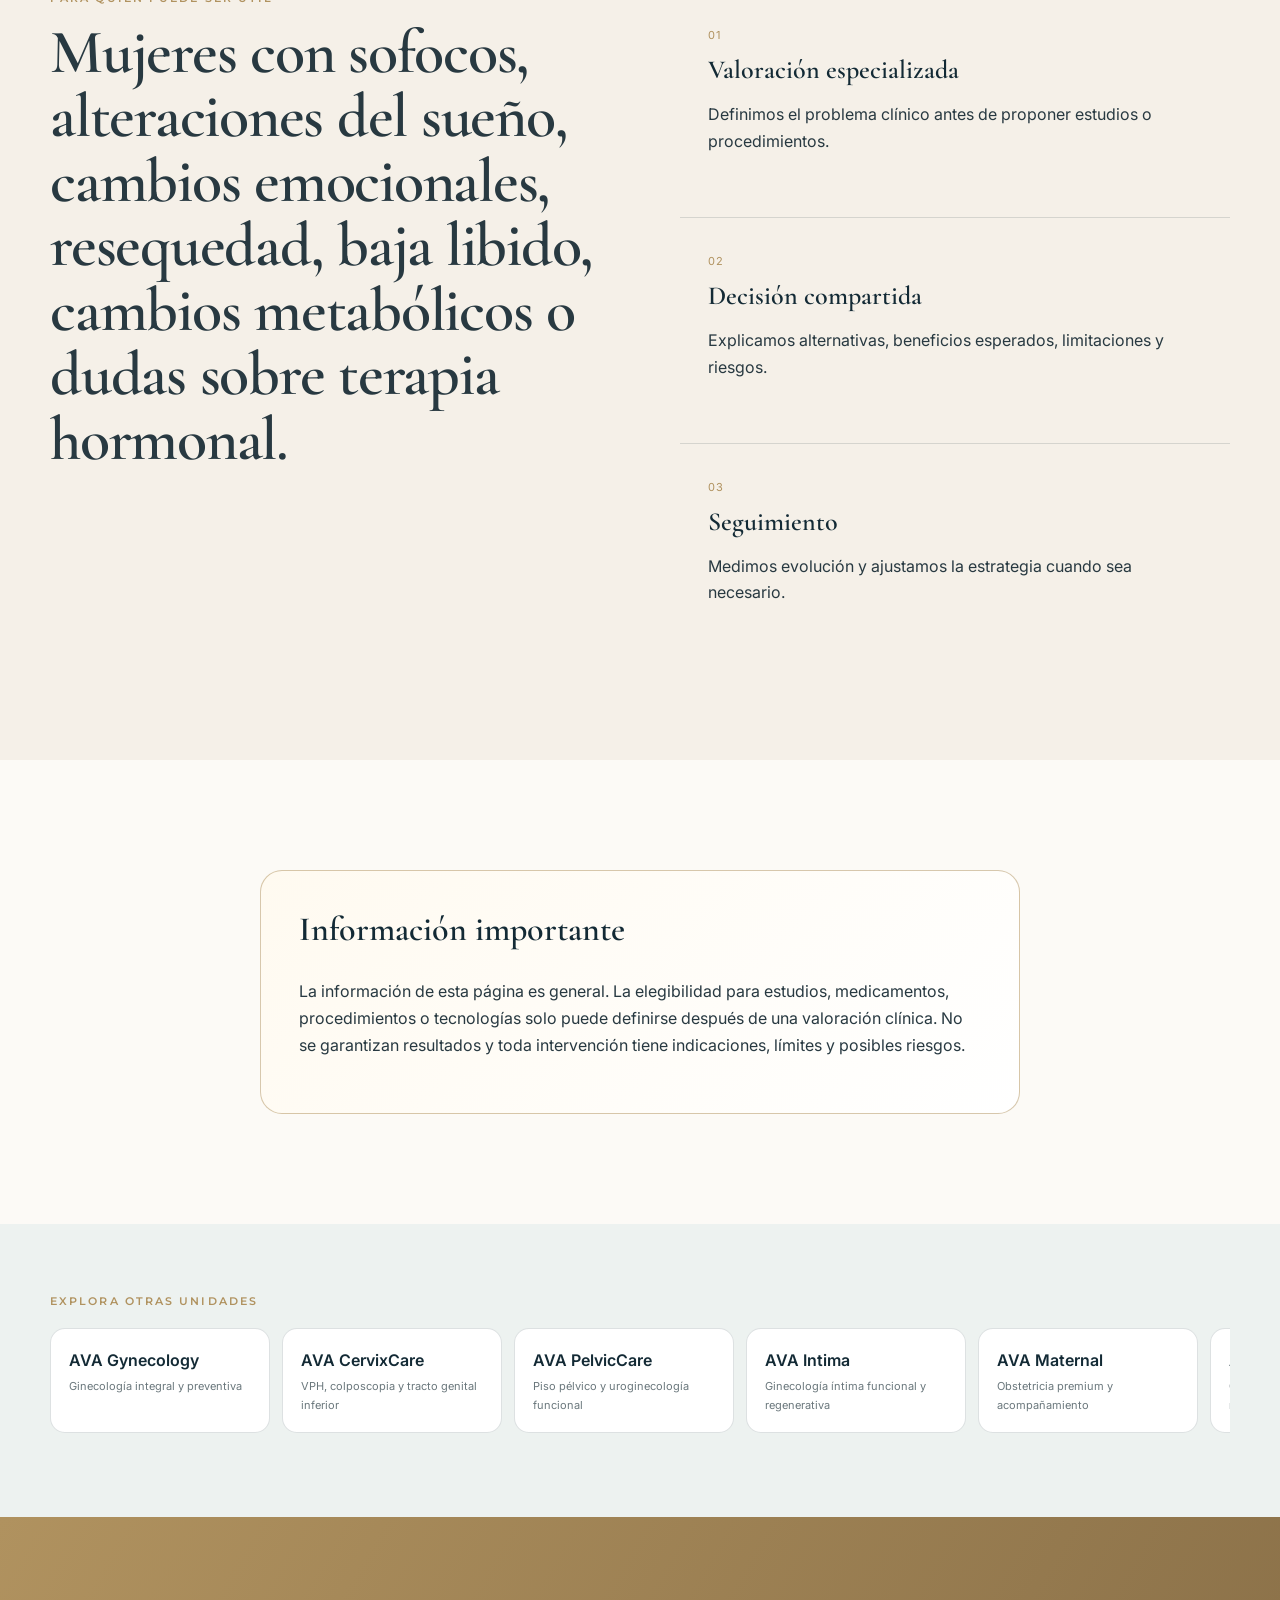
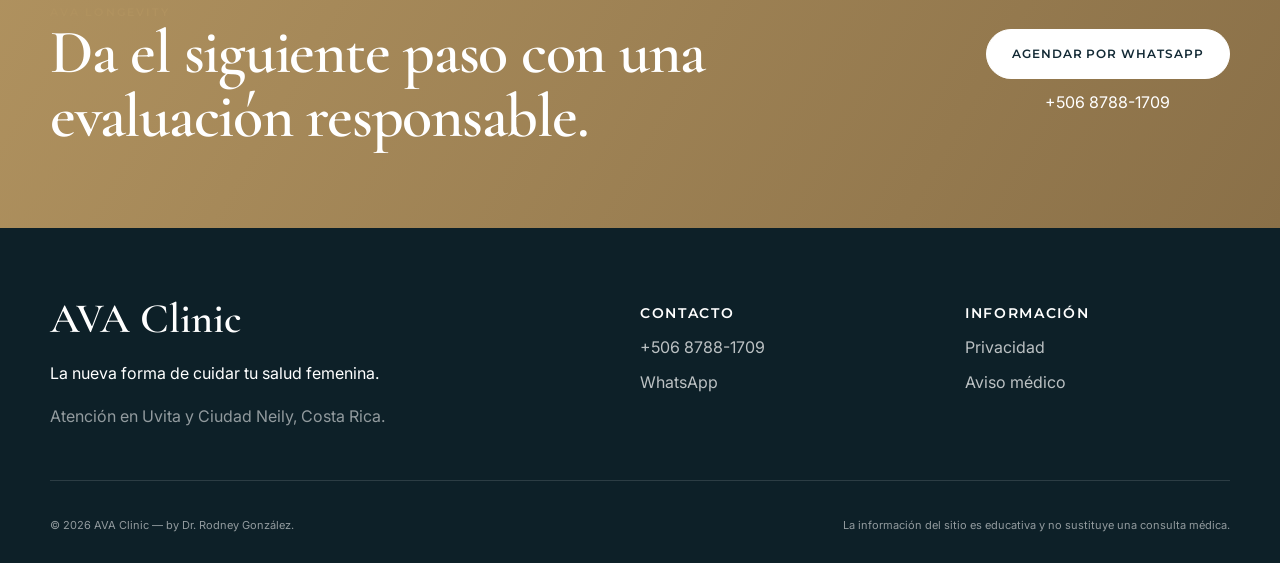
<file: servicios/menopausia-longevidad.html>
<!doctype html>
<html lang="es">
<head>
  <meta charset="utf-8">
  <meta name="viewport" content="width=device-width, initial-scale=1">
  <title>Climaterio, perimenopausia y menopausia | AVA Clinic</title>
  <meta name="description" content="Evaluación integral del climaterio con enfoque en síntomas, salud hormonal, sexualidad, metabolismo, sueño, hueso, riesgo cardiovascular y calidad de vida.">
  <meta name="theme-color" content="#132a35">
  <meta name="robots" content="index, follow">
  <meta property="og:type" content="website">
  <meta property="og:locale" content="es_CR">
  <meta property="og:title" content="Climaterio, perimenopausia y menopausia | AVA Clinic">
  <meta property="og:description" content="Evaluación integral del climaterio con enfoque en síntomas, salud hormonal, sexualidad, metabolismo, sueño, hueso, riesgo cardiovascular y calidad de vida.">
  <meta property="og:site_name" content="AVA Clinic">
  <meta name="twitter:card" content="summary_large_image">
  <link rel="icon" href="../assets/images/favicon.svg" type="image/svg+xml">
  <link rel="manifest" href="../site.webmanifest">
  <link rel="preconnect" href="https://fonts.googleapis.com">
  <link rel="preconnect" href="https://fonts.gstatic.com" crossorigin>
  <link href="https://fonts.googleapis.com/css2?family=Cormorant+Garamond:wght@500;600;700&family=Inter:wght@400;500;600&family=Montserrat:wght@500;600;700&display=swap" rel="stylesheet">
  <link rel="stylesheet" href="../assets/css/styles.css">
</head>
<body>
<a class="skip-link" href="#contenido">Saltar al contenido</a>
<header class="site-header" data-header>
  <div class="container nav-wrap">
    <a class="brand" href="../index.html" aria-label="AVA Clinic, inicio">
      <span class="brand-main">AVA</span><span class="brand-sub">Clinic</span><span class="brand-by">by Dr. Rodney González</span>
    </a>
    <button class="menu-toggle" type="button" aria-label="Abrir menú" aria-expanded="false" data-menu-toggle><span></span><span></span><span></span></button>
    <nav class="main-nav" aria-label="Navegación principal" data-menu>
      <a href="../index.html#servicios">Unidades</a>
      <a href="../doctor.html">Dr. González</a>
      <a href="../index.html#experiencia">Experiencia AVA</a>
      <a href="../contacto.html">Contacto</a>
      <a class="button button-small" href="https://wa.me/50687881709?text=Hola%2C%20deseo%20informaci%C3%B3n%20para%20agendar%20una%20valoraci%C3%B3n%20en%20AVA%20Clinic." target="_blank" rel="noopener">Agendar</a>
    </nav>
  </div>
</header>
<main id="contenido">
<section class="page-hero">
  <div class="container page-hero-grid">
    <div class="reveal"><p class="eyebrow">AVA Longevity</p><h1>Menopausia con estrategia: síntomas, riesgo y longevidad femenina</h1><p class="hero-lead">Evaluación integral del climaterio con enfoque en síntomas, salud hormonal, sexualidad, metabolismo, sueño, hueso, riesgo cardiovascular y calidad de vida.</p><div class="hero-actions"><a class="button" href="https://wa.me/50687881709?text=Hola%2C%20deseo%20informaci%C3%B3n%20para%20agendar%20una%20valoraci%C3%B3n%20en%20AVA%20Clinic." target="_blank" rel="noopener">Solicitar valoración</a><a class="button button-ghost" href="#enfoque">Conocer el enfoque</a></div></div>
    <div class="service-mark reveal"><span>02</span><strong>AVA Longevity</strong><small>Climaterio, perimenopausia y menopausia</small></div>
  </div>
</section>
<section class="section" id="enfoque"><div class="container split-grid light-split"><div class="reveal"><p class="eyebrow">Qué evaluamos</p><h2>Una ruta clínica individual, no un protocolo genérico.</h2><p class="large-copy">La indicación depende de la historia, el examen, los objetivos y la evidencia disponible. La tecnología es una herramienta; el criterio médico dirige el tratamiento.</p></div><div class="check-card reveal"><ul class="check-list"><li>Evaluación estructurada de síntomas y objetivos</li><li>Valoración individual de beneficios, riesgos y contraindicaciones</li><li>Opciones hormonales y no hormonales cuando corresponda</li><li>Ruta de seguimiento para sueño, sexualidad, metabolismo y salud ósea</li></ul></div></div></section>
<section class="section section-ivory"><div class="container two-column"><div class="reveal"><p class="eyebrow">Para quién puede ser útil</p><h2>Mujeres con sofocos, alteraciones del sueño, cambios emocionales, resequedad, baja libido, cambios metabólicos o dudas sobre terapia hormonal.</h2></div><div class="principles reveal"><div><span>01</span><h3>Valoración especializada</h3><p>Definimos el problema clínico antes de proponer estudios o procedimientos.</p></div><div><span>02</span><h3>Decisión compartida</h3><p>Explicamos alternativas, beneficios esperados, limitaciones y riesgos.</p></div><div><span>03</span><h3>Seguimiento</h3><p>Medimos evolución y ajustamos la estrategia cuando sea necesario.</p></div></div></div></section>
<section class="section"><div class="container narrow"><div class="notice-card reveal"><h2>Información importante</h2><p>La información de esta página es general. La elegibilidad para estudios, medicamentos, procedimientos o tecnologías solo puede definirse después de una valoración clínica. No se garantizan resultados y toda intervención tiene indicaciones, límites y posibles riesgos.</p></div></div></section>
<section class="related-section"><div class="container"><p class="eyebrow">Explora otras unidades</p><div class="related-links"><a href="ginecologia-integral.html">AVA Gynecology<span>Ginecología integral y preventiva</span></a><a href="vph-colposcopia.html">AVA CervixCare<span>VPH, colposcopia y tracto genital inferior</span></a><a href="piso-pelvico.html">AVA PelvicCare<span>Piso pélvico y uroginecología funcional</span></a><a href="salud-intima.html">AVA Intima<span>Ginecología íntima funcional y regenerativa</span></a><a href="obstetricia-premium.html">AVA Maternal<span>Obstetricia premium y acompañamiento</span></a><a href="cirugia-ginecologica.html">AVA Surgery<span>Cirugía ginecológica mínimamente invasiva</span></a><a href="psicologia-salud-femenina.html">AVA Mind<span>Psicología y acompañamiento</span></a><a href="nutricion-metabolica.html">AVA Nutrition<span>Nutrición clínica y metabólica</span></a></div></div></section>
<section class="cta-section"><div class="container cta-grid reveal"><div><p class="eyebrow">AVA Longevity</p><h2>Da el siguiente paso con una evaluación responsable.</h2></div><div><a class="button button-light" href="https://wa.me/50687881709?text=Hola%2C%20deseo%20informaci%C3%B3n%20para%20agendar%20una%20valoraci%C3%B3n%20en%20AVA%20Clinic." target="_blank" rel="noopener">Agendar por WhatsApp</a><p>+506 8788-1709</p></div></div></section></main>
<footer class="site-footer">
  <div class="container footer-grid">
    <div>
      <div class="footer-brand">AVA Clinic</div>
      <p>La nueva forma de cuidar tu salud femenina.</p>
      <p class="muted">Atención en Uvita y Ciudad Neily, Costa Rica.</p>
    </div>
    <div>
      <h2>Contacto</h2>
      <a href="tel:+50687881709">+506 8788-1709</a>
      <a href="https://wa.me/50687881709?text=Hola%2C%20deseo%20informaci%C3%B3n%20para%20agendar%20una%20valoraci%C3%B3n%20en%20AVA%20Clinic." target="_blank" rel="noopener">WhatsApp</a>
    </div>
    <div>
      <h2>Información</h2>
      <a href="../privacidad.html">Privacidad</a>
      <a href="../contacto.html#aviso-medico">Aviso médico</a>
    </div>
  </div>
  <div class="container footer-bottom">
    <span>© <span data-year></span> AVA Clinic — by Dr. Rodney González.</span>
    <span>La información del sitio es educativa y no sustituye una consulta médica.</span>
  </div>
</footer>
<a class="floating-whatsapp" href="https://wa.me/50687881709?text=Hola%2C%20deseo%20informaci%C3%B3n%20para%20agendar%20una%20valoraci%C3%B3n%20en%20AVA%20Clinic." target="_blank" rel="noopener" aria-label="Contactar por WhatsApp">WA</a>
<script type="application/ld+json">{"@context": "https://schema.org", "@type": "MedicalWebPage", "name": "Climaterio, perimenopausia y menopausia", "description": "Evaluación integral del climaterio con enfoque en síntomas, salud hormonal, sexualidad, metabolismo, sueño, hueso, riesgo cardiovascular y calidad de vida.", "about": {"@type": "MedicalSpecialty", "name": "Climaterio, perimenopausia y menopausia"}, "publisher": {"@type": "MedicalClinic", "name": "AVA Clinic — by Dr. Rodney González"}}</script>
<script src="../assets/js/main.js" defer></script>
</body>
</html>
</file>
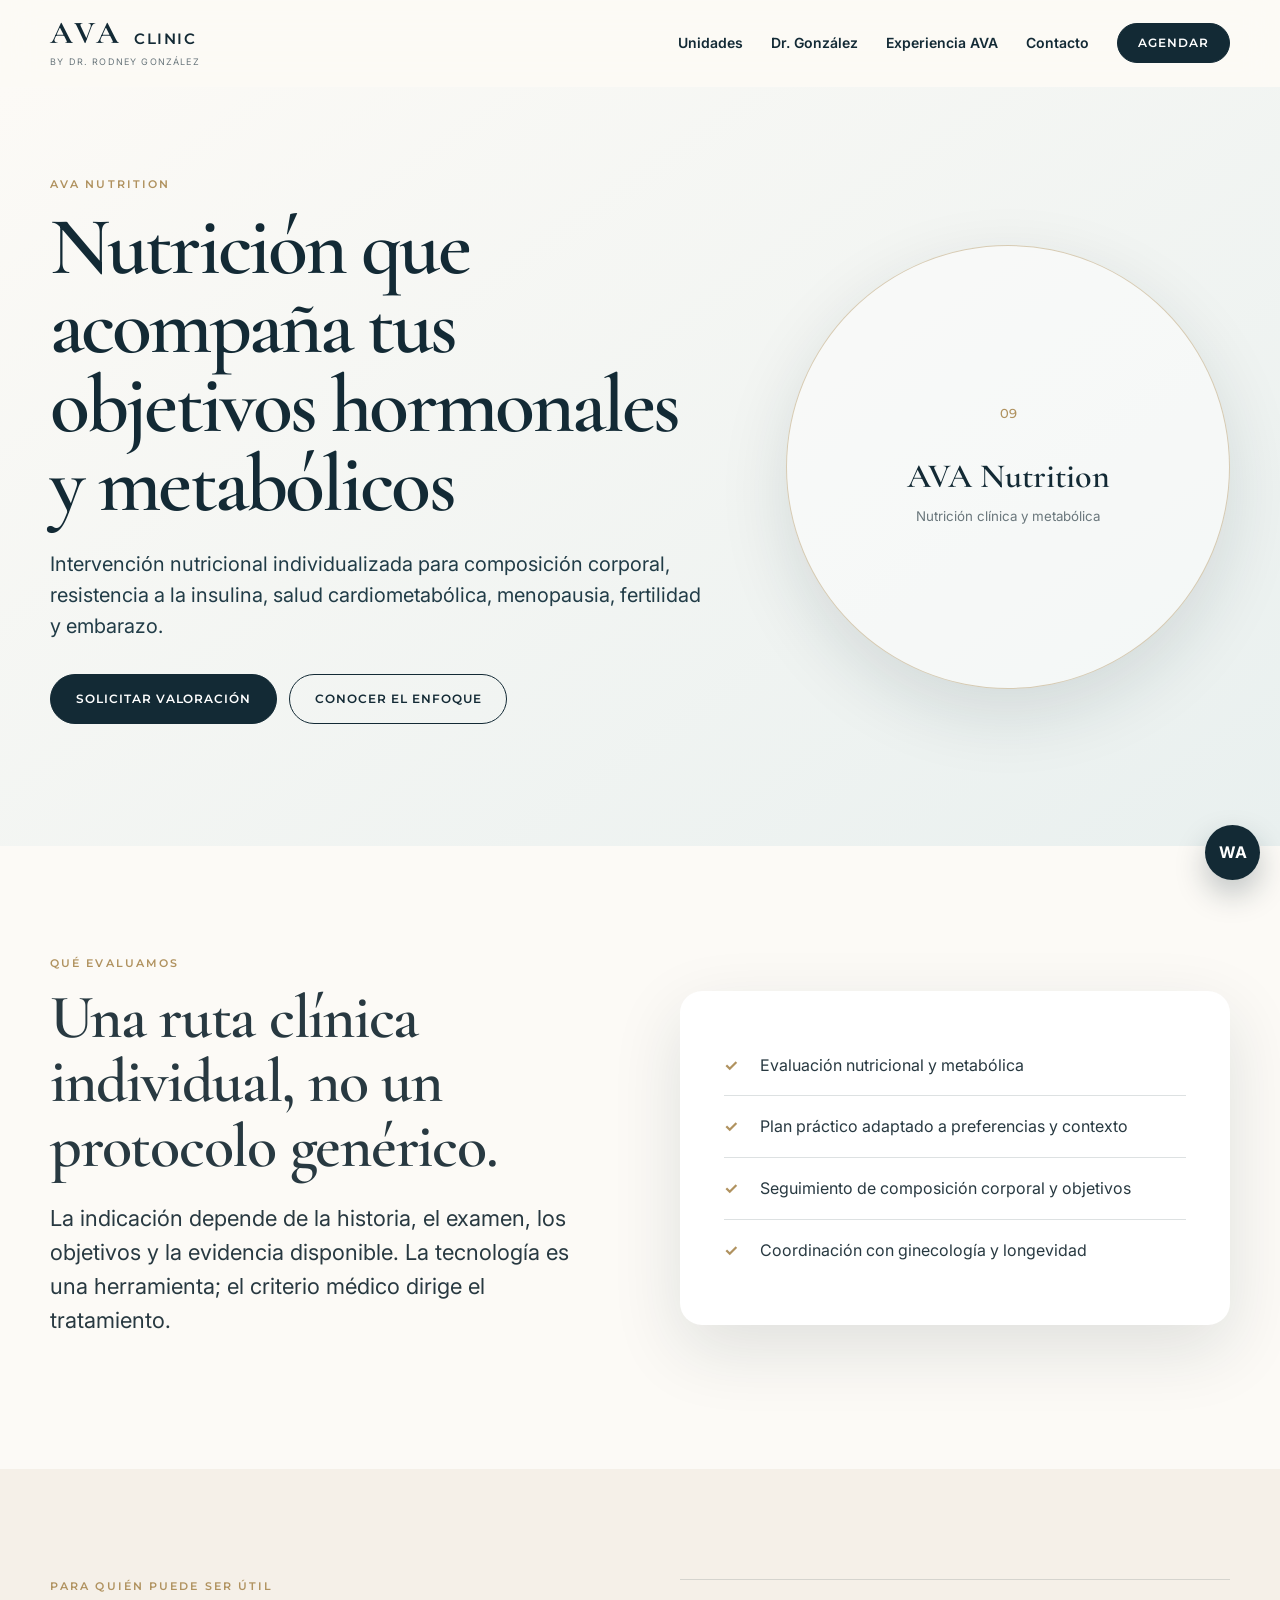
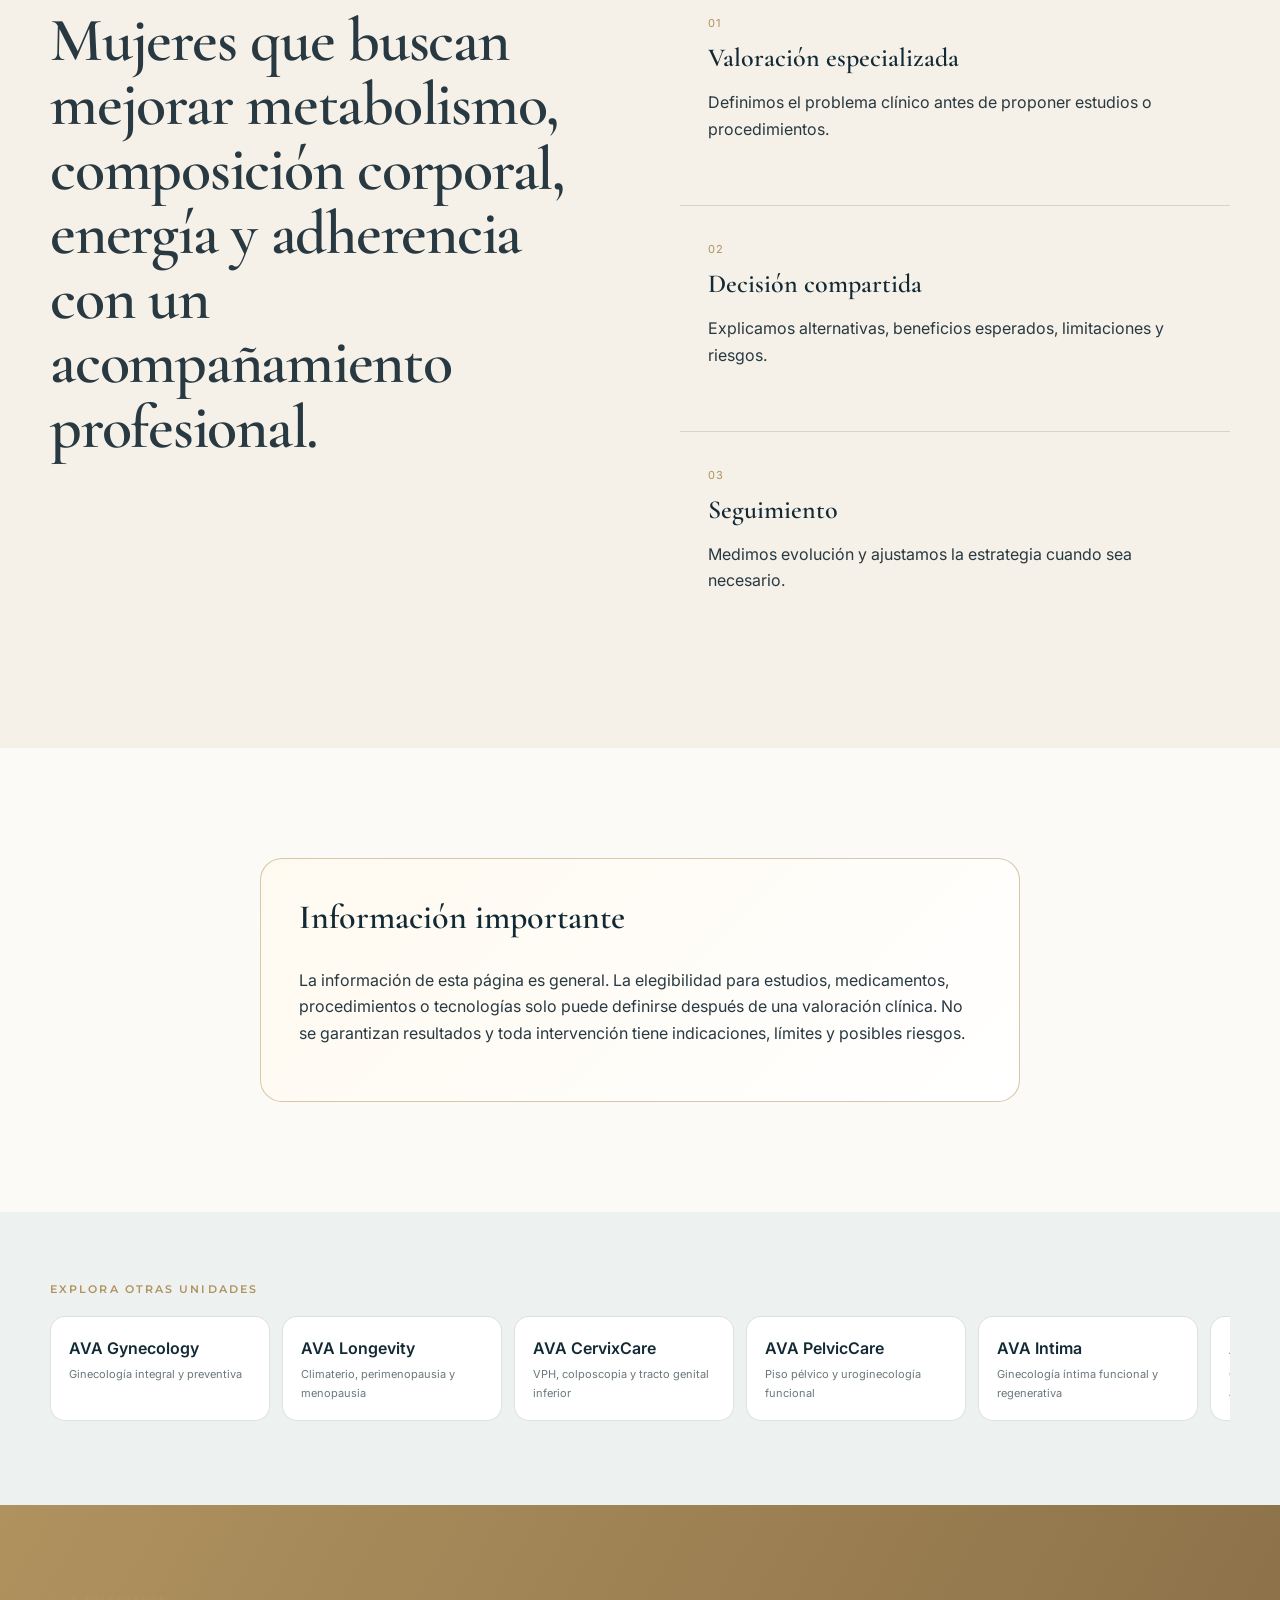
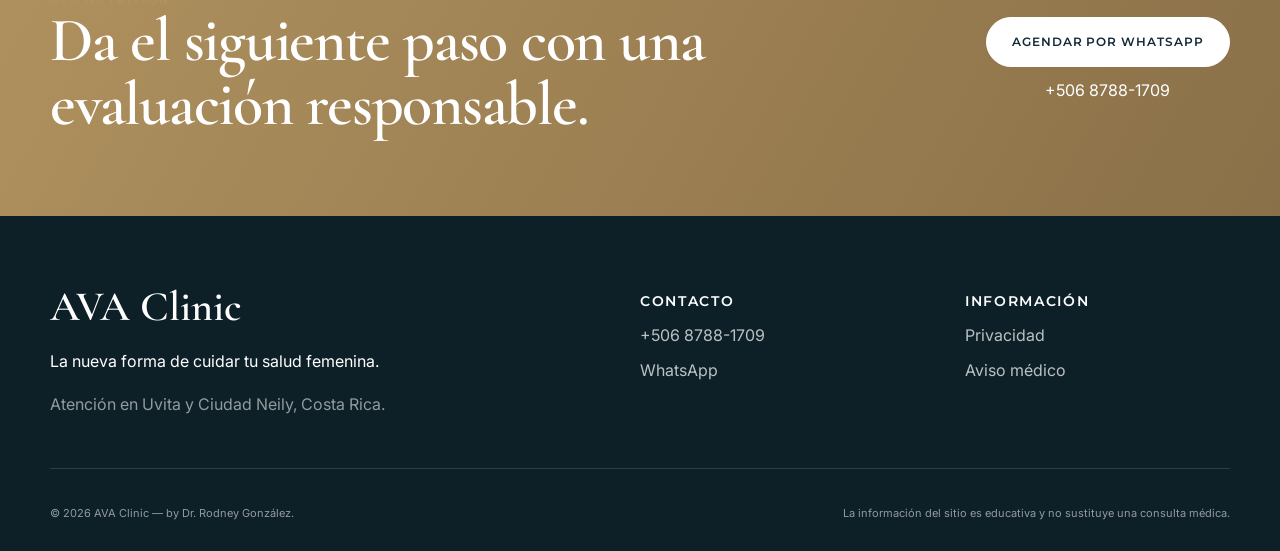
<file: servicios/nutricion-metabolica.html>
<!doctype html>
<html lang="es">
<head>
  <meta charset="utf-8">
  <meta name="viewport" content="width=device-width, initial-scale=1">
  <title>Nutrición clínica y metabólica | AVA Clinic</title>
  <meta name="description" content="Intervención nutricional individualizada para composición corporal, resistencia a la insulina, salud cardiometabólica, menopausia, fertilidad y embarazo.">
  <meta name="theme-color" content="#132a35">
  <meta name="robots" content="index, follow">
  <meta property="og:type" content="website">
  <meta property="og:locale" content="es_CR">
  <meta property="og:title" content="Nutrición clínica y metabólica | AVA Clinic">
  <meta property="og:description" content="Intervención nutricional individualizada para composición corporal, resistencia a la insulina, salud cardiometabólica, menopausia, fertilidad y embarazo.">
  <meta property="og:site_name" content="AVA Clinic">
  <meta name="twitter:card" content="summary_large_image">
  <link rel="icon" href="../assets/images/favicon.svg" type="image/svg+xml">
  <link rel="manifest" href="../site.webmanifest">
  <link rel="preconnect" href="https://fonts.googleapis.com">
  <link rel="preconnect" href="https://fonts.gstatic.com" crossorigin>
  <link href="https://fonts.googleapis.com/css2?family=Cormorant+Garamond:wght@500;600;700&family=Inter:wght@400;500;600&family=Montserrat:wght@500;600;700&display=swap" rel="stylesheet">
  <link rel="stylesheet" href="../assets/css/styles.css">
</head>
<body>
<a class="skip-link" href="#contenido">Saltar al contenido</a>
<header class="site-header" data-header>
  <div class="container nav-wrap">
    <a class="brand" href="../index.html" aria-label="AVA Clinic, inicio">
      <span class="brand-main">AVA</span><span class="brand-sub">Clinic</span><span class="brand-by">by Dr. Rodney González</span>
    </a>
    <button class="menu-toggle" type="button" aria-label="Abrir menú" aria-expanded="false" data-menu-toggle><span></span><span></span><span></span></button>
    <nav class="main-nav" aria-label="Navegación principal" data-menu>
      <a href="../index.html#servicios">Unidades</a>
      <a href="../doctor.html">Dr. González</a>
      <a href="../index.html#experiencia">Experiencia AVA</a>
      <a href="../contacto.html">Contacto</a>
      <a class="button button-small" href="https://wa.me/50687881709?text=Hola%2C%20deseo%20informaci%C3%B3n%20para%20agendar%20una%20valoraci%C3%B3n%20en%20AVA%20Clinic." target="_blank" rel="noopener">Agendar</a>
    </nav>
  </div>
</header>
<main id="contenido">
<section class="page-hero">
  <div class="container page-hero-grid">
    <div class="reveal"><p class="eyebrow">AVA Nutrition</p><h1>Nutrición que acompaña tus objetivos hormonales y metabólicos</h1><p class="hero-lead">Intervención nutricional individualizada para composición corporal, resistencia a la insulina, salud cardiometabólica, menopausia, fertilidad y embarazo.</p><div class="hero-actions"><a class="button" href="https://wa.me/50687881709?text=Hola%2C%20deseo%20informaci%C3%B3n%20para%20agendar%20una%20valoraci%C3%B3n%20en%20AVA%20Clinic." target="_blank" rel="noopener">Solicitar valoración</a><a class="button button-ghost" href="#enfoque">Conocer el enfoque</a></div></div>
    <div class="service-mark reveal"><span>09</span><strong>AVA Nutrition</strong><small>Nutrición clínica y metabólica</small></div>
  </div>
</section>
<section class="section" id="enfoque"><div class="container split-grid light-split"><div class="reveal"><p class="eyebrow">Qué evaluamos</p><h2>Una ruta clínica individual, no un protocolo genérico.</h2><p class="large-copy">La indicación depende de la historia, el examen, los objetivos y la evidencia disponible. La tecnología es una herramienta; el criterio médico dirige el tratamiento.</p></div><div class="check-card reveal"><ul class="check-list"><li>Evaluación nutricional y metabólica</li><li>Plan práctico adaptado a preferencias y contexto</li><li>Seguimiento de composición corporal y objetivos</li><li>Coordinación con ginecología y longevidad</li></ul></div></div></section>
<section class="section section-ivory"><div class="container two-column"><div class="reveal"><p class="eyebrow">Para quién puede ser útil</p><h2>Mujeres que buscan mejorar metabolismo, composición corporal, energía y adherencia con un acompañamiento profesional.</h2></div><div class="principles reveal"><div><span>01</span><h3>Valoración especializada</h3><p>Definimos el problema clínico antes de proponer estudios o procedimientos.</p></div><div><span>02</span><h3>Decisión compartida</h3><p>Explicamos alternativas, beneficios esperados, limitaciones y riesgos.</p></div><div><span>03</span><h3>Seguimiento</h3><p>Medimos evolución y ajustamos la estrategia cuando sea necesario.</p></div></div></div></section>
<section class="section"><div class="container narrow"><div class="notice-card reveal"><h2>Información importante</h2><p>La información de esta página es general. La elegibilidad para estudios, medicamentos, procedimientos o tecnologías solo puede definirse después de una valoración clínica. No se garantizan resultados y toda intervención tiene indicaciones, límites y posibles riesgos.</p></div></div></section>
<section class="related-section"><div class="container"><p class="eyebrow">Explora otras unidades</p><div class="related-links"><a href="ginecologia-integral.html">AVA Gynecology<span>Ginecología integral y preventiva</span></a><a href="menopausia-longevidad.html">AVA Longevity<span>Climaterio, perimenopausia y menopausia</span></a><a href="vph-colposcopia.html">AVA CervixCare<span>VPH, colposcopia y tracto genital inferior</span></a><a href="piso-pelvico.html">AVA PelvicCare<span>Piso pélvico y uroginecología funcional</span></a><a href="salud-intima.html">AVA Intima<span>Ginecología íntima funcional y regenerativa</span></a><a href="obstetricia-premium.html">AVA Maternal<span>Obstetricia premium y acompañamiento</span></a><a href="cirugia-ginecologica.html">AVA Surgery<span>Cirugía ginecológica mínimamente invasiva</span></a><a href="psicologia-salud-femenina.html">AVA Mind<span>Psicología y acompañamiento</span></a></div></div></section>
<section class="cta-section"><div class="container cta-grid reveal"><div><p class="eyebrow">AVA Nutrition</p><h2>Da el siguiente paso con una evaluación responsable.</h2></div><div><a class="button button-light" href="https://wa.me/50687881709?text=Hola%2C%20deseo%20informaci%C3%B3n%20para%20agendar%20una%20valoraci%C3%B3n%20en%20AVA%20Clinic." target="_blank" rel="noopener">Agendar por WhatsApp</a><p>+506 8788-1709</p></div></div></section></main>
<footer class="site-footer">
  <div class="container footer-grid">
    <div>
      <div class="footer-brand">AVA Clinic</div>
      <p>La nueva forma de cuidar tu salud femenina.</p>
      <p class="muted">Atención en Uvita y Ciudad Neily, Costa Rica.</p>
    </div>
    <div>
      <h2>Contacto</h2>
      <a href="tel:+50687881709">+506 8788-1709</a>
      <a href="https://wa.me/50687881709?text=Hola%2C%20deseo%20informaci%C3%B3n%20para%20agendar%20una%20valoraci%C3%B3n%20en%20AVA%20Clinic." target="_blank" rel="noopener">WhatsApp</a>
    </div>
    <div>
      <h2>Información</h2>
      <a href="../privacidad.html">Privacidad</a>
      <a href="../contacto.html#aviso-medico">Aviso médico</a>
    </div>
  </div>
  <div class="container footer-bottom">
    <span>© <span data-year></span> AVA Clinic — by Dr. Rodney González.</span>
    <span>La información del sitio es educativa y no sustituye una consulta médica.</span>
  </div>
</footer>
<a class="floating-whatsapp" href="https://wa.me/50687881709?text=Hola%2C%20deseo%20informaci%C3%B3n%20para%20agendar%20una%20valoraci%C3%B3n%20en%20AVA%20Clinic." target="_blank" rel="noopener" aria-label="Contactar por WhatsApp">WA</a>
<script type="application/ld+json">{"@context": "https://schema.org", "@type": "MedicalWebPage", "name": "Nutrición clínica y metabólica", "description": "Intervención nutricional individualizada para composición corporal, resistencia a la insulina, salud cardiometabólica, menopausia, fertilidad y embarazo.", "about": {"@type": "MedicalSpecialty", "name": "Nutrición clínica y metabólica"}, "publisher": {"@type": "MedicalClinic", "name": "AVA Clinic — by Dr. Rodney González"}}</script>
<script src="../assets/js/main.js" defer></script>
</body>
</html>
</file>
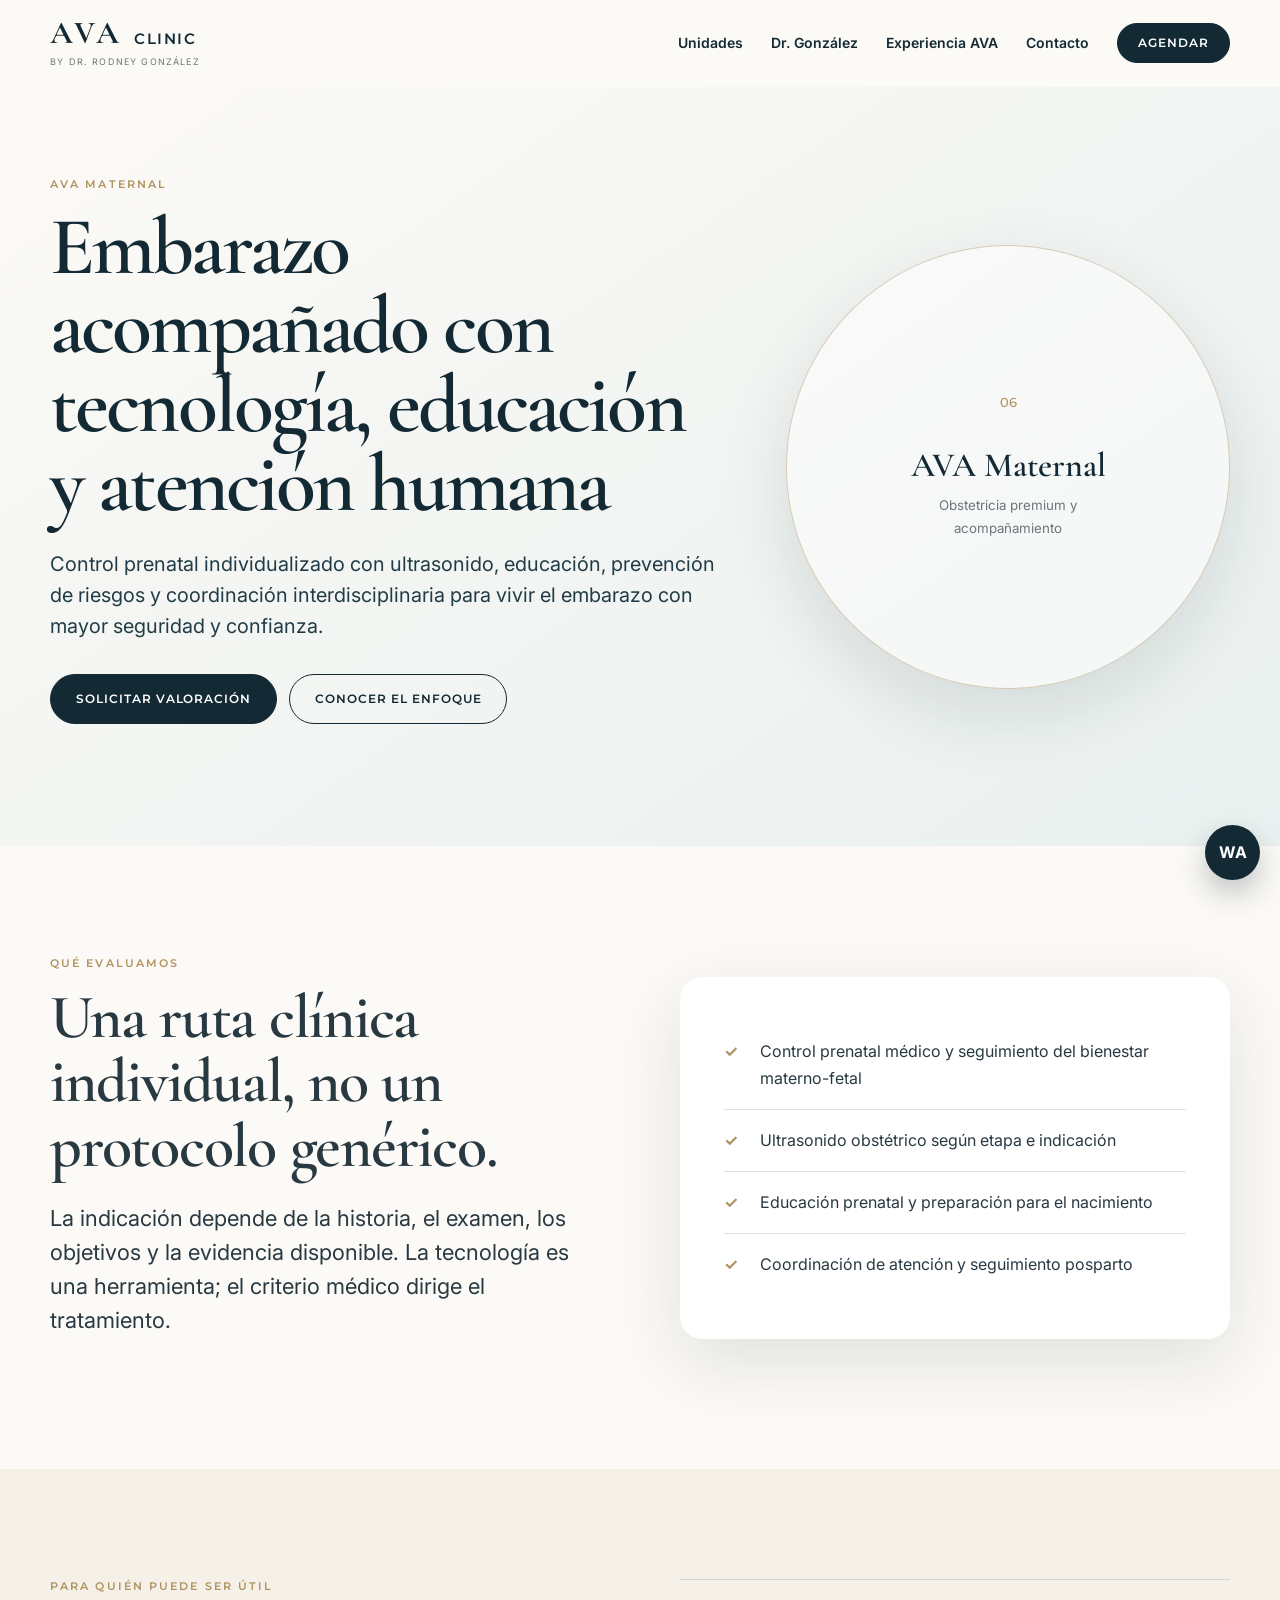
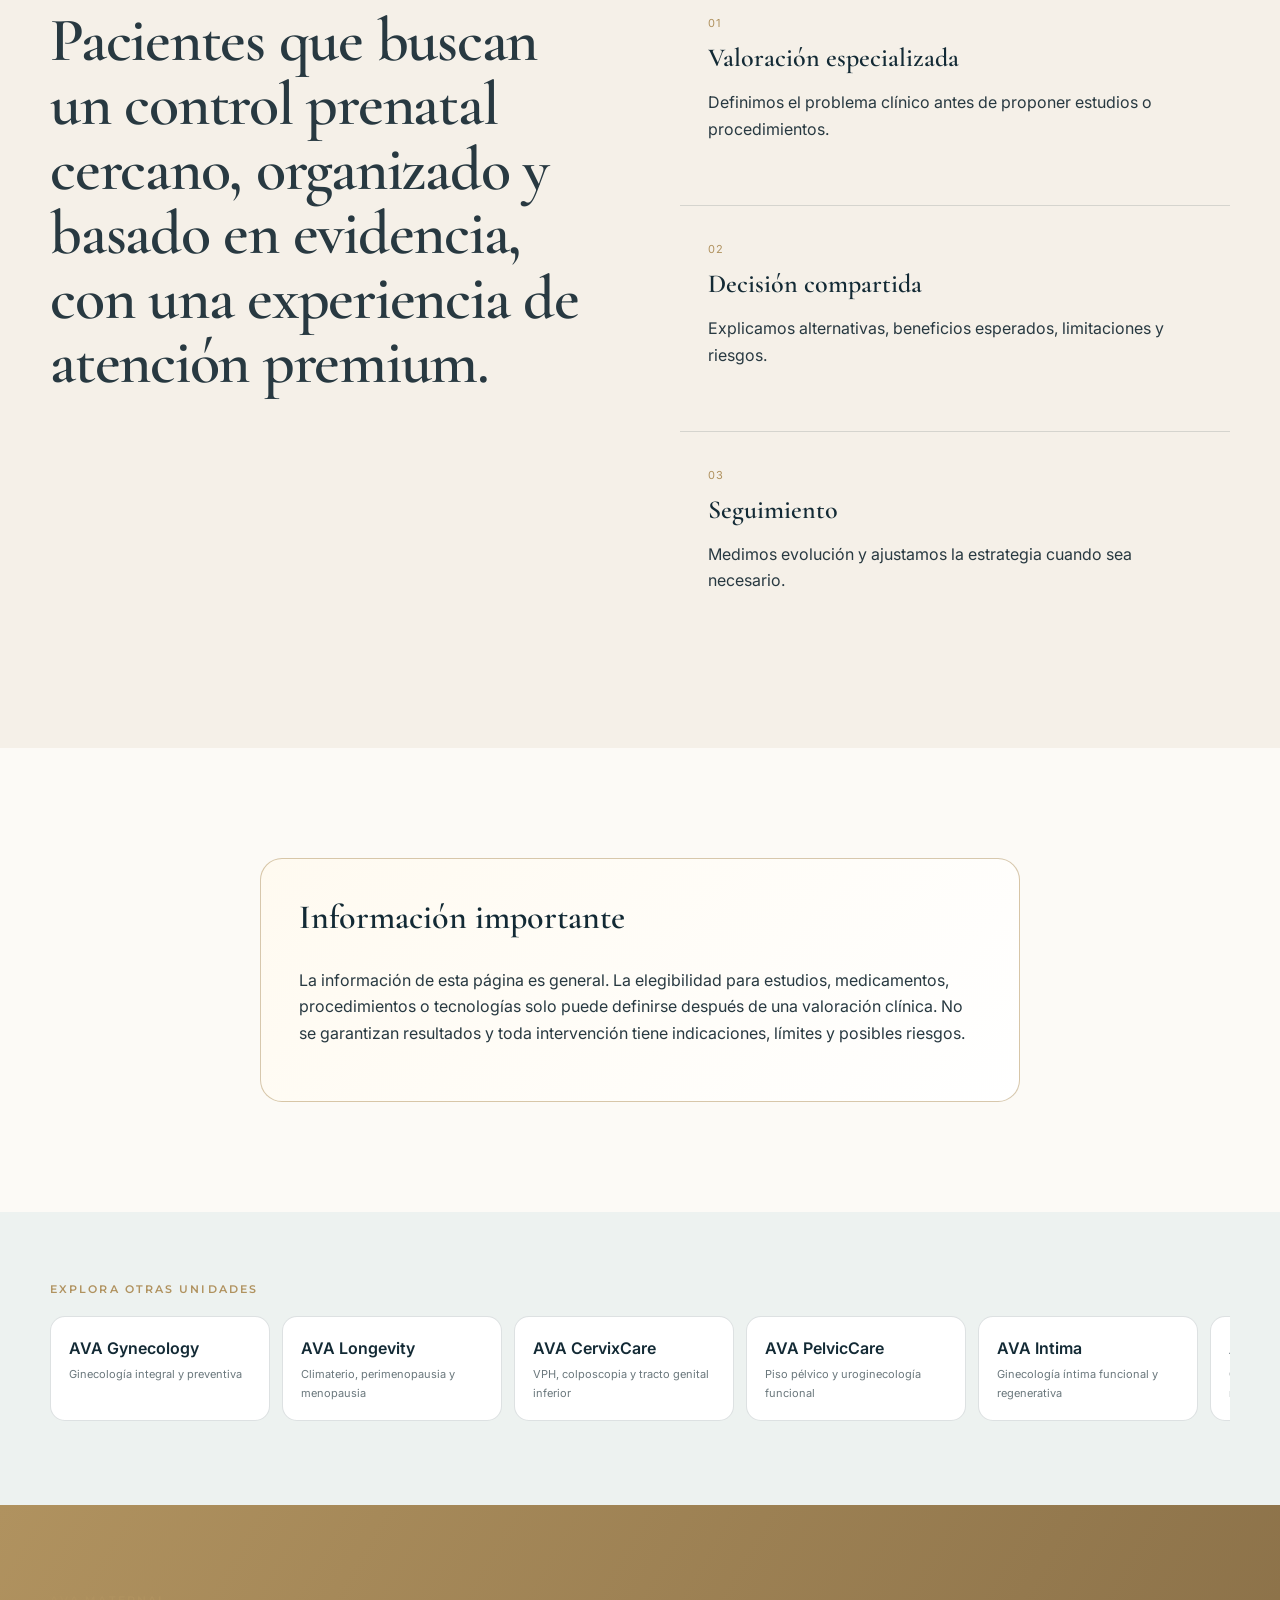
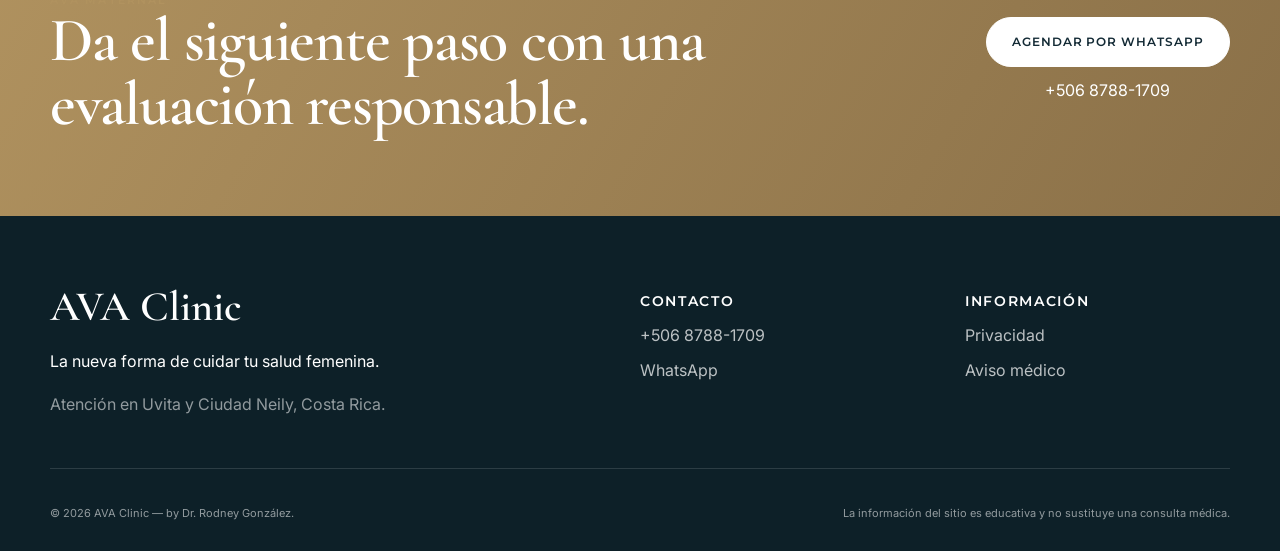
<file: servicios/obstetricia-premium.html>
<!doctype html>
<html lang="es">
<head>
  <meta charset="utf-8">
  <meta name="viewport" content="width=device-width, initial-scale=1">
  <title>Obstetricia premium y acompañamiento | AVA Clinic</title>
  <meta name="description" content="Control prenatal individualizado con ultrasonido, educación, prevención de riesgos y coordinación interdisciplinaria para vivir el embarazo con mayor seguridad y confianza.">
  <meta name="theme-color" content="#132a35">
  <meta name="robots" content="index, follow">
  <meta property="og:type" content="website">
  <meta property="og:locale" content="es_CR">
  <meta property="og:title" content="Obstetricia premium y acompañamiento | AVA Clinic">
  <meta property="og:description" content="Control prenatal individualizado con ultrasonido, educación, prevención de riesgos y coordinación interdisciplinaria para vivir el embarazo con mayor seguridad y confianza.">
  <meta property="og:site_name" content="AVA Clinic">
  <meta name="twitter:card" content="summary_large_image">
  <link rel="icon" href="../assets/images/favicon.svg" type="image/svg+xml">
  <link rel="manifest" href="../site.webmanifest">
  <link rel="preconnect" href="https://fonts.googleapis.com">
  <link rel="preconnect" href="https://fonts.gstatic.com" crossorigin>
  <link href="https://fonts.googleapis.com/css2?family=Cormorant+Garamond:wght@500;600;700&family=Inter:wght@400;500;600&family=Montserrat:wght@500;600;700&display=swap" rel="stylesheet">
  <link rel="stylesheet" href="../assets/css/styles.css">
</head>
<body>
<a class="skip-link" href="#contenido">Saltar al contenido</a>
<header class="site-header" data-header>
  <div class="container nav-wrap">
    <a class="brand" href="../index.html" aria-label="AVA Clinic, inicio">
      <span class="brand-main">AVA</span><span class="brand-sub">Clinic</span><span class="brand-by">by Dr. Rodney González</span>
    </a>
    <button class="menu-toggle" type="button" aria-label="Abrir menú" aria-expanded="false" data-menu-toggle><span></span><span></span><span></span></button>
    <nav class="main-nav" aria-label="Navegación principal" data-menu>
      <a href="../index.html#servicios">Unidades</a>
      <a href="../doctor.html">Dr. González</a>
      <a href="../index.html#experiencia">Experiencia AVA</a>
      <a href="../contacto.html">Contacto</a>
      <a class="button button-small" href="https://wa.me/50687881709?text=Hola%2C%20deseo%20informaci%C3%B3n%20para%20agendar%20una%20valoraci%C3%B3n%20en%20AVA%20Clinic." target="_blank" rel="noopener">Agendar</a>
    </nav>
  </div>
</header>
<main id="contenido">
<section class="page-hero">
  <div class="container page-hero-grid">
    <div class="reveal"><p class="eyebrow">AVA Maternal</p><h1>Embarazo acompañado con tecnología, educación y atención humana</h1><p class="hero-lead">Control prenatal individualizado con ultrasonido, educación, prevención de riesgos y coordinación interdisciplinaria para vivir el embarazo con mayor seguridad y confianza.</p><div class="hero-actions"><a class="button" href="https://wa.me/50687881709?text=Hola%2C%20deseo%20informaci%C3%B3n%20para%20agendar%20una%20valoraci%C3%B3n%20en%20AVA%20Clinic." target="_blank" rel="noopener">Solicitar valoración</a><a class="button button-ghost" href="#enfoque">Conocer el enfoque</a></div></div>
    <div class="service-mark reveal"><span>06</span><strong>AVA Maternal</strong><small>Obstetricia premium y acompañamiento</small></div>
  </div>
</section>
<section class="section" id="enfoque"><div class="container split-grid light-split"><div class="reveal"><p class="eyebrow">Qué evaluamos</p><h2>Una ruta clínica individual, no un protocolo genérico.</h2><p class="large-copy">La indicación depende de la historia, el examen, los objetivos y la evidencia disponible. La tecnología es una herramienta; el criterio médico dirige el tratamiento.</p></div><div class="check-card reveal"><ul class="check-list"><li>Control prenatal médico y seguimiento del bienestar materno-fetal</li><li>Ultrasonido obstétrico según etapa e indicación</li><li>Educación prenatal y preparación para el nacimiento</li><li>Coordinación de atención y seguimiento posparto</li></ul></div></div></section>
<section class="section section-ivory"><div class="container two-column"><div class="reveal"><p class="eyebrow">Para quién puede ser útil</p><h2>Pacientes que buscan un control prenatal cercano, organizado y basado en evidencia, con una experiencia de atención premium.</h2></div><div class="principles reveal"><div><span>01</span><h3>Valoración especializada</h3><p>Definimos el problema clínico antes de proponer estudios o procedimientos.</p></div><div><span>02</span><h3>Decisión compartida</h3><p>Explicamos alternativas, beneficios esperados, limitaciones y riesgos.</p></div><div><span>03</span><h3>Seguimiento</h3><p>Medimos evolución y ajustamos la estrategia cuando sea necesario.</p></div></div></div></section>
<section class="section"><div class="container narrow"><div class="notice-card reveal"><h2>Información importante</h2><p>La información de esta página es general. La elegibilidad para estudios, medicamentos, procedimientos o tecnologías solo puede definirse después de una valoración clínica. No se garantizan resultados y toda intervención tiene indicaciones, límites y posibles riesgos.</p></div></div></section>
<section class="related-section"><div class="container"><p class="eyebrow">Explora otras unidades</p><div class="related-links"><a href="ginecologia-integral.html">AVA Gynecology<span>Ginecología integral y preventiva</span></a><a href="menopausia-longevidad.html">AVA Longevity<span>Climaterio, perimenopausia y menopausia</span></a><a href="vph-colposcopia.html">AVA CervixCare<span>VPH, colposcopia y tracto genital inferior</span></a><a href="piso-pelvico.html">AVA PelvicCare<span>Piso pélvico y uroginecología funcional</span></a><a href="salud-intima.html">AVA Intima<span>Ginecología íntima funcional y regenerativa</span></a><a href="cirugia-ginecologica.html">AVA Surgery<span>Cirugía ginecológica mínimamente invasiva</span></a><a href="psicologia-salud-femenina.html">AVA Mind<span>Psicología y acompañamiento</span></a><a href="nutricion-metabolica.html">AVA Nutrition<span>Nutrición clínica y metabólica</span></a></div></div></section>
<section class="cta-section"><div class="container cta-grid reveal"><div><p class="eyebrow">AVA Maternal</p><h2>Da el siguiente paso con una evaluación responsable.</h2></div><div><a class="button button-light" href="https://wa.me/50687881709?text=Hola%2C%20deseo%20informaci%C3%B3n%20para%20agendar%20una%20valoraci%C3%B3n%20en%20AVA%20Clinic." target="_blank" rel="noopener">Agendar por WhatsApp</a><p>+506 8788-1709</p></div></div></section></main>
<footer class="site-footer">
  <div class="container footer-grid">
    <div>
      <div class="footer-brand">AVA Clinic</div>
      <p>La nueva forma de cuidar tu salud femenina.</p>
      <p class="muted">Atención en Uvita y Ciudad Neily, Costa Rica.</p>
    </div>
    <div>
      <h2>Contacto</h2>
      <a href="tel:+50687881709">+506 8788-1709</a>
      <a href="https://wa.me/50687881709?text=Hola%2C%20deseo%20informaci%C3%B3n%20para%20agendar%20una%20valoraci%C3%B3n%20en%20AVA%20Clinic." target="_blank" rel="noopener">WhatsApp</a>
    </div>
    <div>
      <h2>Información</h2>
      <a href="../privacidad.html">Privacidad</a>
      <a href="../contacto.html#aviso-medico">Aviso médico</a>
    </div>
  </div>
  <div class="container footer-bottom">
    <span>© <span data-year></span> AVA Clinic — by Dr. Rodney González.</span>
    <span>La información del sitio es educativa y no sustituye una consulta médica.</span>
  </div>
</footer>
<a class="floating-whatsapp" href="https://wa.me/50687881709?text=Hola%2C%20deseo%20informaci%C3%B3n%20para%20agendar%20una%20valoraci%C3%B3n%20en%20AVA%20Clinic." target="_blank" rel="noopener" aria-label="Contactar por WhatsApp">WA</a>
<script type="application/ld+json">{"@context": "https://schema.org", "@type": "MedicalWebPage", "name": "Obstetricia premium y acompañamiento", "description": "Control prenatal individualizado con ultrasonido, educación, prevención de riesgos y coordinación interdisciplinaria para vivir el embarazo con mayor seguridad y confianza.", "about": {"@type": "MedicalSpecialty", "name": "Obstetricia premium y acompañamiento"}, "publisher": {"@type": "MedicalClinic", "name": "AVA Clinic — by Dr. Rodney González"}}</script>
<script src="../assets/js/main.js" defer></script>
</body>
</html>
</file>
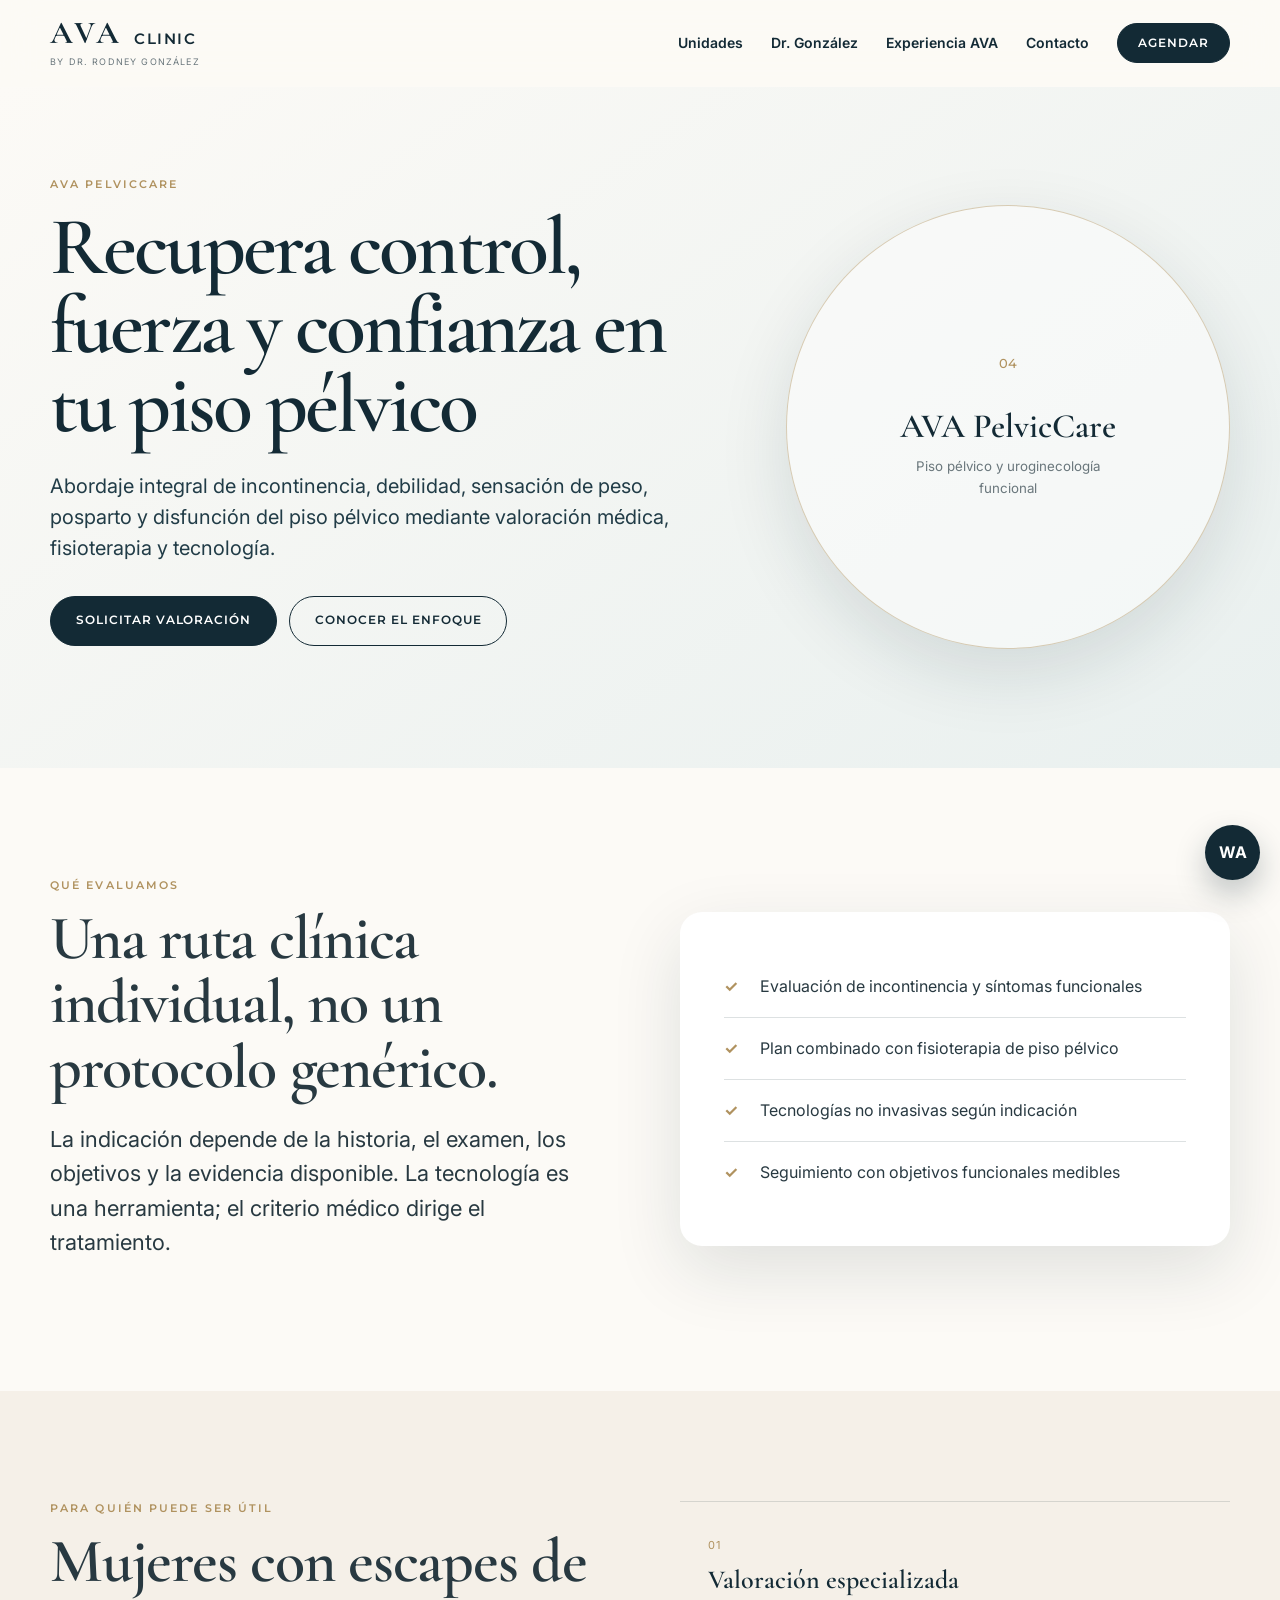
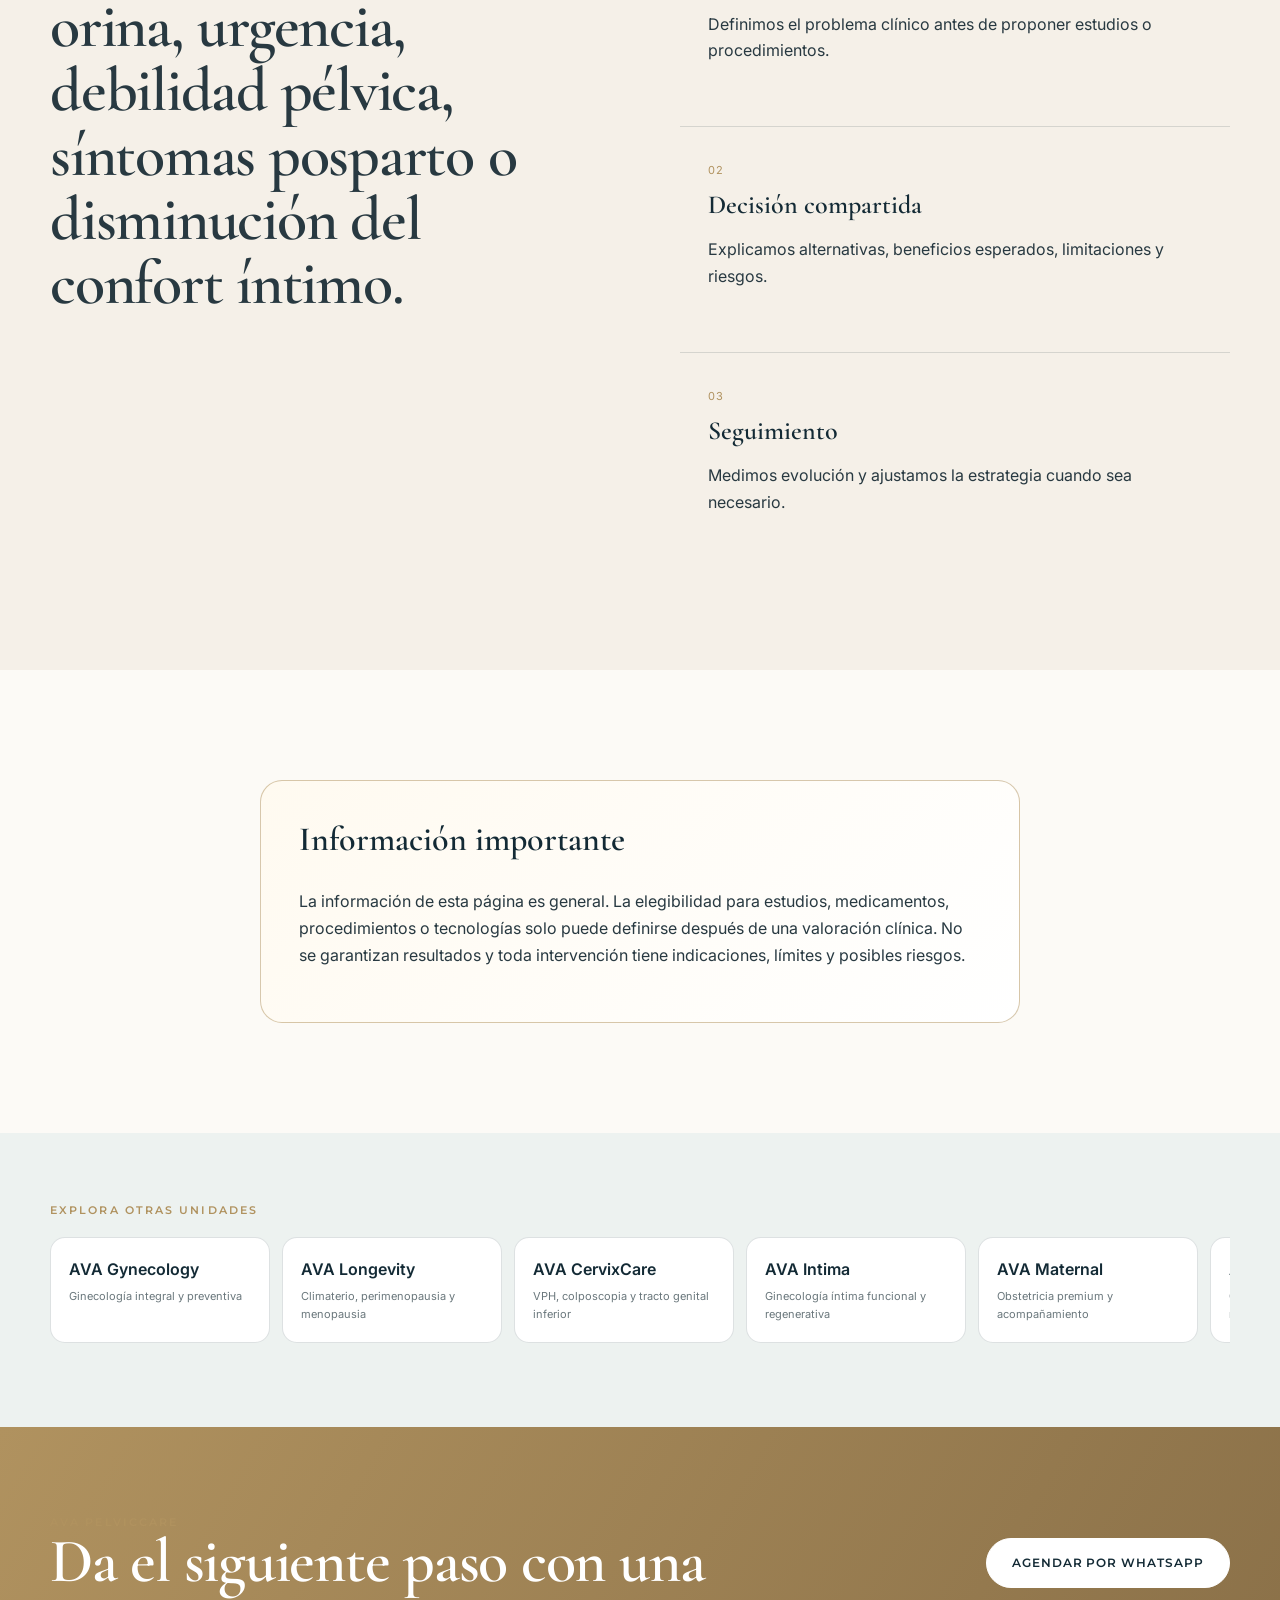
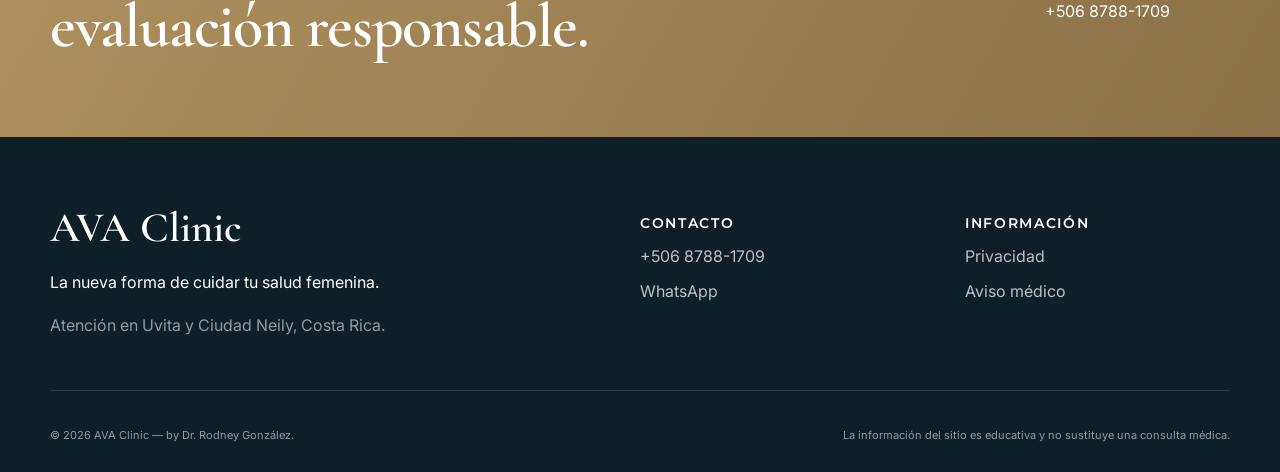
<file: servicios/piso-pelvico.html>
<!doctype html>
<html lang="es">
<head>
  <meta charset="utf-8">
  <meta name="viewport" content="width=device-width, initial-scale=1">
  <title>Piso pélvico y uroginecología funcional | AVA Clinic</title>
  <meta name="description" content="Abordaje integral de incontinencia, debilidad, sensación de peso, posparto y disfunción del piso pélvico mediante valoración médica, fisioterapia y tecnología.">
  <meta name="theme-color" content="#132a35">
  <meta name="robots" content="index, follow">
  <meta property="og:type" content="website">
  <meta property="og:locale" content="es_CR">
  <meta property="og:title" content="Piso pélvico y uroginecología funcional | AVA Clinic">
  <meta property="og:description" content="Abordaje integral de incontinencia, debilidad, sensación de peso, posparto y disfunción del piso pélvico mediante valoración médica, fisioterapia y tecnología.">
  <meta property="og:site_name" content="AVA Clinic">
  <meta name="twitter:card" content="summary_large_image">
  <link rel="icon" href="../assets/images/favicon.svg" type="image/svg+xml">
  <link rel="manifest" href="../site.webmanifest">
  <link rel="preconnect" href="https://fonts.googleapis.com">
  <link rel="preconnect" href="https://fonts.gstatic.com" crossorigin>
  <link href="https://fonts.googleapis.com/css2?family=Cormorant+Garamond:wght@500;600;700&family=Inter:wght@400;500;600&family=Montserrat:wght@500;600;700&display=swap" rel="stylesheet">
  <link rel="stylesheet" href="../assets/css/styles.css">
</head>
<body>
<a class="skip-link" href="#contenido">Saltar al contenido</a>
<header class="site-header" data-header>
  <div class="container nav-wrap">
    <a class="brand" href="../index.html" aria-label="AVA Clinic, inicio">
      <span class="brand-main">AVA</span><span class="brand-sub">Clinic</span><span class="brand-by">by Dr. Rodney González</span>
    </a>
    <button class="menu-toggle" type="button" aria-label="Abrir menú" aria-expanded="false" data-menu-toggle><span></span><span></span><span></span></button>
    <nav class="main-nav" aria-label="Navegación principal" data-menu>
      <a href="../index.html#servicios">Unidades</a>
      <a href="../doctor.html">Dr. González</a>
      <a href="../index.html#experiencia">Experiencia AVA</a>
      <a href="../contacto.html">Contacto</a>
      <a class="button button-small" href="https://wa.me/50687881709?text=Hola%2C%20deseo%20informaci%C3%B3n%20para%20agendar%20una%20valoraci%C3%B3n%20en%20AVA%20Clinic." target="_blank" rel="noopener">Agendar</a>
    </nav>
  </div>
</header>
<main id="contenido">
<section class="page-hero">
  <div class="container page-hero-grid">
    <div class="reveal"><p class="eyebrow">AVA PelvicCare</p><h1>Recupera control, fuerza y confianza en tu piso pélvico</h1><p class="hero-lead">Abordaje integral de incontinencia, debilidad, sensación de peso, posparto y disfunción del piso pélvico mediante valoración médica, fisioterapia y tecnología.</p><div class="hero-actions"><a class="button" href="https://wa.me/50687881709?text=Hola%2C%20deseo%20informaci%C3%B3n%20para%20agendar%20una%20valoraci%C3%B3n%20en%20AVA%20Clinic." target="_blank" rel="noopener">Solicitar valoración</a><a class="button button-ghost" href="#enfoque">Conocer el enfoque</a></div></div>
    <div class="service-mark reveal"><span>04</span><strong>AVA PelvicCare</strong><small>Piso pélvico y uroginecología funcional</small></div>
  </div>
</section>
<section class="section" id="enfoque"><div class="container split-grid light-split"><div class="reveal"><p class="eyebrow">Qué evaluamos</p><h2>Una ruta clínica individual, no un protocolo genérico.</h2><p class="large-copy">La indicación depende de la historia, el examen, los objetivos y la evidencia disponible. La tecnología es una herramienta; el criterio médico dirige el tratamiento.</p></div><div class="check-card reveal"><ul class="check-list"><li>Evaluación de incontinencia y síntomas funcionales</li><li>Plan combinado con fisioterapia de piso pélvico</li><li>Tecnologías no invasivas según indicación</li><li>Seguimiento con objetivos funcionales medibles</li></ul></div></div></section>
<section class="section section-ivory"><div class="container two-column"><div class="reveal"><p class="eyebrow">Para quién puede ser útil</p><h2>Mujeres con escapes de orina, urgencia, debilidad pélvica, síntomas posparto o disminución del confort íntimo.</h2></div><div class="principles reveal"><div><span>01</span><h3>Valoración especializada</h3><p>Definimos el problema clínico antes de proponer estudios o procedimientos.</p></div><div><span>02</span><h3>Decisión compartida</h3><p>Explicamos alternativas, beneficios esperados, limitaciones y riesgos.</p></div><div><span>03</span><h3>Seguimiento</h3><p>Medimos evolución y ajustamos la estrategia cuando sea necesario.</p></div></div></div></section>
<section class="section"><div class="container narrow"><div class="notice-card reveal"><h2>Información importante</h2><p>La información de esta página es general. La elegibilidad para estudios, medicamentos, procedimientos o tecnologías solo puede definirse después de una valoración clínica. No se garantizan resultados y toda intervención tiene indicaciones, límites y posibles riesgos.</p></div></div></section>
<section class="related-section"><div class="container"><p class="eyebrow">Explora otras unidades</p><div class="related-links"><a href="ginecologia-integral.html">AVA Gynecology<span>Ginecología integral y preventiva</span></a><a href="menopausia-longevidad.html">AVA Longevity<span>Climaterio, perimenopausia y menopausia</span></a><a href="vph-colposcopia.html">AVA CervixCare<span>VPH, colposcopia y tracto genital inferior</span></a><a href="salud-intima.html">AVA Intima<span>Ginecología íntima funcional y regenerativa</span></a><a href="obstetricia-premium.html">AVA Maternal<span>Obstetricia premium y acompañamiento</span></a><a href="cirugia-ginecologica.html">AVA Surgery<span>Cirugía ginecológica mínimamente invasiva</span></a><a href="psicologia-salud-femenina.html">AVA Mind<span>Psicología y acompañamiento</span></a><a href="nutricion-metabolica.html">AVA Nutrition<span>Nutrición clínica y metabólica</span></a></div></div></section>
<section class="cta-section"><div class="container cta-grid reveal"><div><p class="eyebrow">AVA PelvicCare</p><h2>Da el siguiente paso con una evaluación responsable.</h2></div><div><a class="button button-light" href="https://wa.me/50687881709?text=Hola%2C%20deseo%20informaci%C3%B3n%20para%20agendar%20una%20valoraci%C3%B3n%20en%20AVA%20Clinic." target="_blank" rel="noopener">Agendar por WhatsApp</a><p>+506 8788-1709</p></div></div></section></main>
<footer class="site-footer">
  <div class="container footer-grid">
    <div>
      <div class="footer-brand">AVA Clinic</div>
      <p>La nueva forma de cuidar tu salud femenina.</p>
      <p class="muted">Atención en Uvita y Ciudad Neily, Costa Rica.</p>
    </div>
    <div>
      <h2>Contacto</h2>
      <a href="tel:+50687881709">+506 8788-1709</a>
      <a href="https://wa.me/50687881709?text=Hola%2C%20deseo%20informaci%C3%B3n%20para%20agendar%20una%20valoraci%C3%B3n%20en%20AVA%20Clinic." target="_blank" rel="noopener">WhatsApp</a>
    </div>
    <div>
      <h2>Información</h2>
      <a href="../privacidad.html">Privacidad</a>
      <a href="../contacto.html#aviso-medico">Aviso médico</a>
    </div>
  </div>
  <div class="container footer-bottom">
    <span>© <span data-year></span> AVA Clinic — by Dr. Rodney González.</span>
    <span>La información del sitio es educativa y no sustituye una consulta médica.</span>
  </div>
</footer>
<a class="floating-whatsapp" href="https://wa.me/50687881709?text=Hola%2C%20deseo%20informaci%C3%B3n%20para%20agendar%20una%20valoraci%C3%B3n%20en%20AVA%20Clinic." target="_blank" rel="noopener" aria-label="Contactar por WhatsApp">WA</a>
<script type="application/ld+json">{"@context": "https://schema.org", "@type": "MedicalWebPage", "name": "Piso pélvico y uroginecología funcional", "description": "Abordaje integral de incontinencia, debilidad, sensación de peso, posparto y disfunción del piso pélvico mediante valoración médica, fisioterapia y tecnología.", "about": {"@type": "MedicalSpecialty", "name": "Piso pélvico y uroginecología funcional"}, "publisher": {"@type": "MedicalClinic", "name": "AVA Clinic — by Dr. Rodney González"}}</script>
<script src="../assets/js/main.js" defer></script>
</body>
</html>
</file>
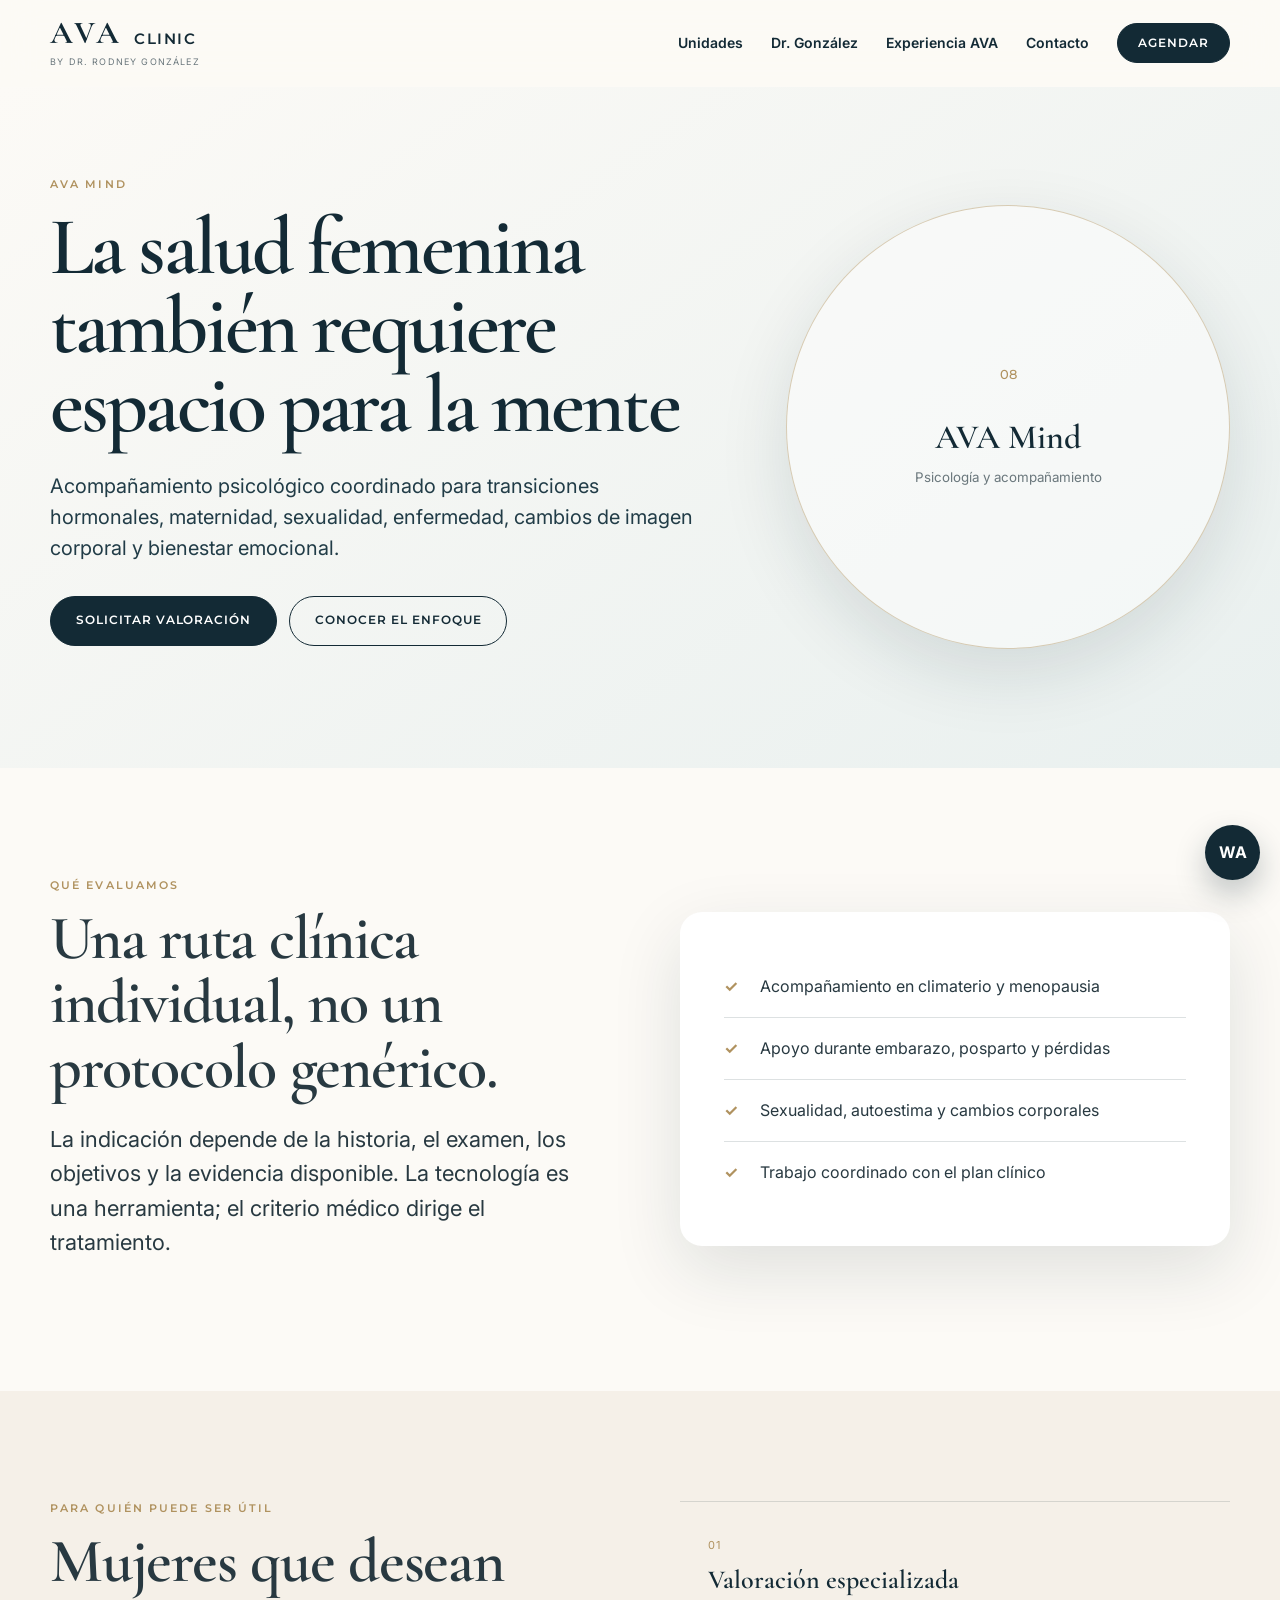
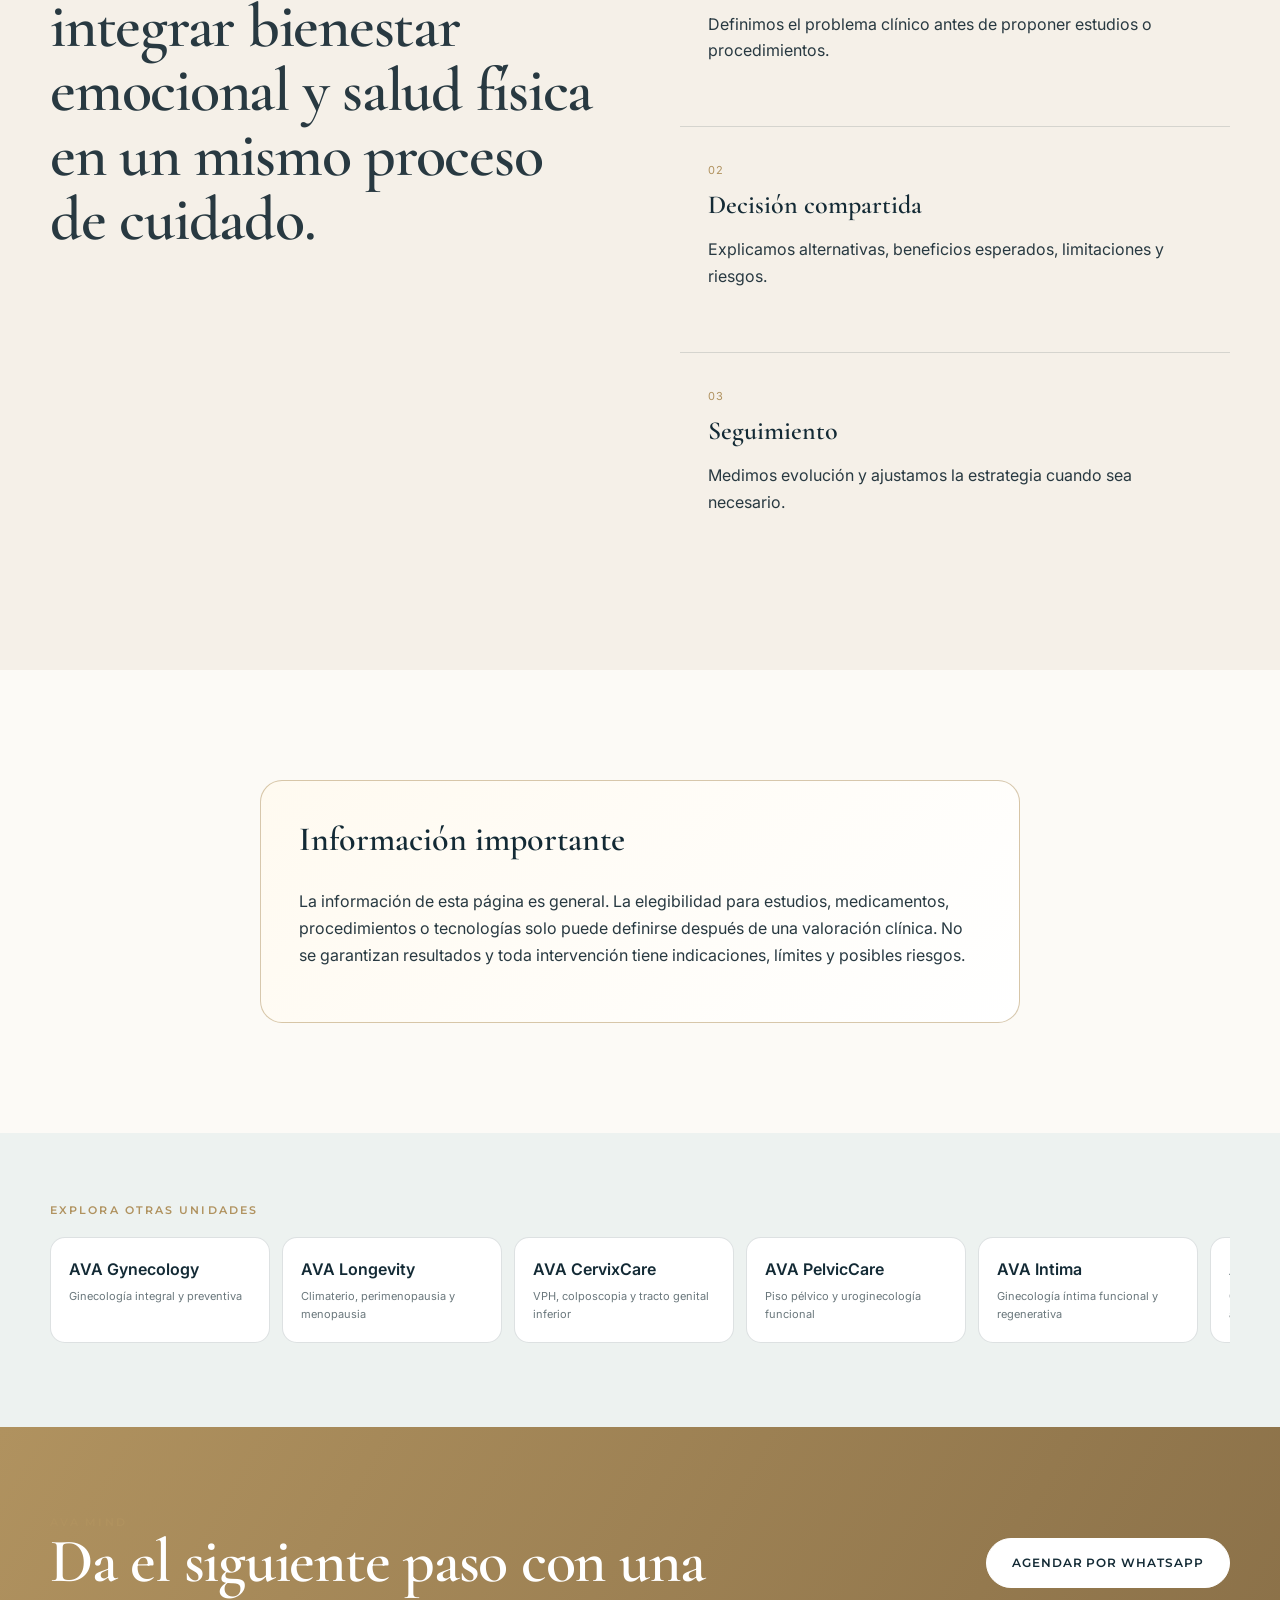
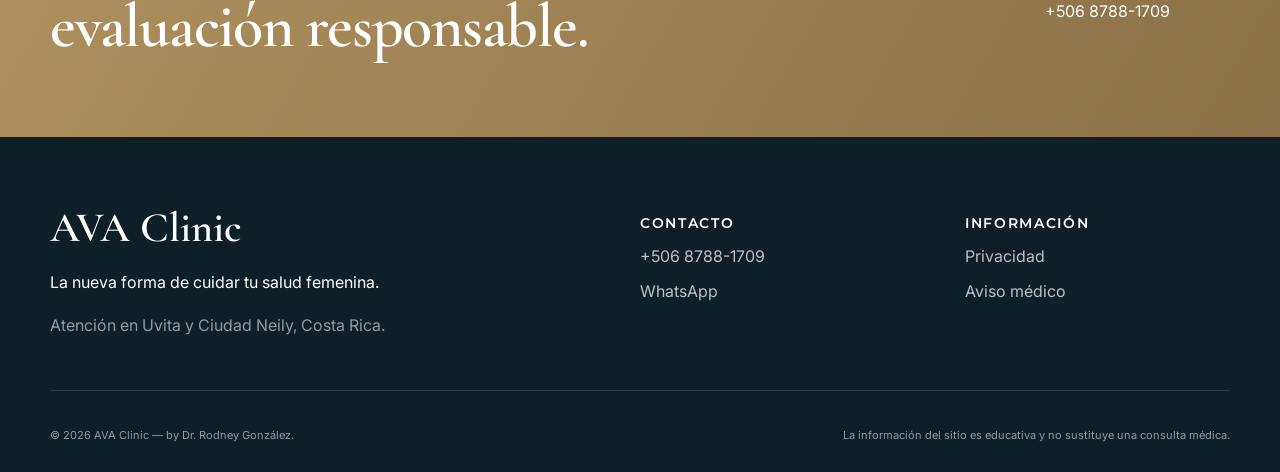
<file: servicios/psicologia-salud-femenina.html>
<!doctype html>
<html lang="es">
<head>
  <meta charset="utf-8">
  <meta name="viewport" content="width=device-width, initial-scale=1">
  <title>Psicología y acompañamiento | AVA Clinic</title>
  <meta name="description" content="Acompañamiento psicológico coordinado para transiciones hormonales, maternidad, sexualidad, enfermedad, cambios de imagen corporal y bienestar emocional.">
  <meta name="theme-color" content="#132a35">
  <meta name="robots" content="index, follow">
  <meta property="og:type" content="website">
  <meta property="og:locale" content="es_CR">
  <meta property="og:title" content="Psicología y acompañamiento | AVA Clinic">
  <meta property="og:description" content="Acompañamiento psicológico coordinado para transiciones hormonales, maternidad, sexualidad, enfermedad, cambios de imagen corporal y bienestar emocional.">
  <meta property="og:site_name" content="AVA Clinic">
  <meta name="twitter:card" content="summary_large_image">
  <link rel="icon" href="../assets/images/favicon.svg" type="image/svg+xml">
  <link rel="manifest" href="../site.webmanifest">
  <link rel="preconnect" href="https://fonts.googleapis.com">
  <link rel="preconnect" href="https://fonts.gstatic.com" crossorigin>
  <link href="https://fonts.googleapis.com/css2?family=Cormorant+Garamond:wght@500;600;700&family=Inter:wght@400;500;600&family=Montserrat:wght@500;600;700&display=swap" rel="stylesheet">
  <link rel="stylesheet" href="../assets/css/styles.css">
</head>
<body>
<a class="skip-link" href="#contenido">Saltar al contenido</a>
<header class="site-header" data-header>
  <div class="container nav-wrap">
    <a class="brand" href="../index.html" aria-label="AVA Clinic, inicio">
      <span class="brand-main">AVA</span><span class="brand-sub">Clinic</span><span class="brand-by">by Dr. Rodney González</span>
    </a>
    <button class="menu-toggle" type="button" aria-label="Abrir menú" aria-expanded="false" data-menu-toggle><span></span><span></span><span></span></button>
    <nav class="main-nav" aria-label="Navegación principal" data-menu>
      <a href="../index.html#servicios">Unidades</a>
      <a href="../doctor.html">Dr. González</a>
      <a href="../index.html#experiencia">Experiencia AVA</a>
      <a href="../contacto.html">Contacto</a>
      <a class="button button-small" href="https://wa.me/50687881709?text=Hola%2C%20deseo%20informaci%C3%B3n%20para%20agendar%20una%20valoraci%C3%B3n%20en%20AVA%20Clinic." target="_blank" rel="noopener">Agendar</a>
    </nav>
  </div>
</header>
<main id="contenido">
<section class="page-hero">
  <div class="container page-hero-grid">
    <div class="reveal"><p class="eyebrow">AVA Mind</p><h1>La salud femenina también requiere espacio para la mente</h1><p class="hero-lead">Acompañamiento psicológico coordinado para transiciones hormonales, maternidad, sexualidad, enfermedad, cambios de imagen corporal y bienestar emocional.</p><div class="hero-actions"><a class="button" href="https://wa.me/50687881709?text=Hola%2C%20deseo%20informaci%C3%B3n%20para%20agendar%20una%20valoraci%C3%B3n%20en%20AVA%20Clinic." target="_blank" rel="noopener">Solicitar valoración</a><a class="button button-ghost" href="#enfoque">Conocer el enfoque</a></div></div>
    <div class="service-mark reveal"><span>08</span><strong>AVA Mind</strong><small>Psicología y acompañamiento</small></div>
  </div>
</section>
<section class="section" id="enfoque"><div class="container split-grid light-split"><div class="reveal"><p class="eyebrow">Qué evaluamos</p><h2>Una ruta clínica individual, no un protocolo genérico.</h2><p class="large-copy">La indicación depende de la historia, el examen, los objetivos y la evidencia disponible. La tecnología es una herramienta; el criterio médico dirige el tratamiento.</p></div><div class="check-card reveal"><ul class="check-list"><li>Acompañamiento en climaterio y menopausia</li><li>Apoyo durante embarazo, posparto y pérdidas</li><li>Sexualidad, autoestima y cambios corporales</li><li>Trabajo coordinado con el plan clínico</li></ul></div></div></section>
<section class="section section-ivory"><div class="container two-column"><div class="reveal"><p class="eyebrow">Para quién puede ser útil</p><h2>Mujeres que desean integrar bienestar emocional y salud física en un mismo proceso de cuidado.</h2></div><div class="principles reveal"><div><span>01</span><h3>Valoración especializada</h3><p>Definimos el problema clínico antes de proponer estudios o procedimientos.</p></div><div><span>02</span><h3>Decisión compartida</h3><p>Explicamos alternativas, beneficios esperados, limitaciones y riesgos.</p></div><div><span>03</span><h3>Seguimiento</h3><p>Medimos evolución y ajustamos la estrategia cuando sea necesario.</p></div></div></div></section>
<section class="section"><div class="container narrow"><div class="notice-card reveal"><h2>Información importante</h2><p>La información de esta página es general. La elegibilidad para estudios, medicamentos, procedimientos o tecnologías solo puede definirse después de una valoración clínica. No se garantizan resultados y toda intervención tiene indicaciones, límites y posibles riesgos.</p></div></div></section>
<section class="related-section"><div class="container"><p class="eyebrow">Explora otras unidades</p><div class="related-links"><a href="ginecologia-integral.html">AVA Gynecology<span>Ginecología integral y preventiva</span></a><a href="menopausia-longevidad.html">AVA Longevity<span>Climaterio, perimenopausia y menopausia</span></a><a href="vph-colposcopia.html">AVA CervixCare<span>VPH, colposcopia y tracto genital inferior</span></a><a href="piso-pelvico.html">AVA PelvicCare<span>Piso pélvico y uroginecología funcional</span></a><a href="salud-intima.html">AVA Intima<span>Ginecología íntima funcional y regenerativa</span></a><a href="obstetricia-premium.html">AVA Maternal<span>Obstetricia premium y acompañamiento</span></a><a href="cirugia-ginecologica.html">AVA Surgery<span>Cirugía ginecológica mínimamente invasiva</span></a><a href="nutricion-metabolica.html">AVA Nutrition<span>Nutrición clínica y metabólica</span></a></div></div></section>
<section class="cta-section"><div class="container cta-grid reveal"><div><p class="eyebrow">AVA Mind</p><h2>Da el siguiente paso con una evaluación responsable.</h2></div><div><a class="button button-light" href="https://wa.me/50687881709?text=Hola%2C%20deseo%20informaci%C3%B3n%20para%20agendar%20una%20valoraci%C3%B3n%20en%20AVA%20Clinic." target="_blank" rel="noopener">Agendar por WhatsApp</a><p>+506 8788-1709</p></div></div></section></main>
<footer class="site-footer">
  <div class="container footer-grid">
    <div>
      <div class="footer-brand">AVA Clinic</div>
      <p>La nueva forma de cuidar tu salud femenina.</p>
      <p class="muted">Atención en Uvita y Ciudad Neily, Costa Rica.</p>
    </div>
    <div>
      <h2>Contacto</h2>
      <a href="tel:+50687881709">+506 8788-1709</a>
      <a href="https://wa.me/50687881709?text=Hola%2C%20deseo%20informaci%C3%B3n%20para%20agendar%20una%20valoraci%C3%B3n%20en%20AVA%20Clinic." target="_blank" rel="noopener">WhatsApp</a>
    </div>
    <div>
      <h2>Información</h2>
      <a href="../privacidad.html">Privacidad</a>
      <a href="../contacto.html#aviso-medico">Aviso médico</a>
    </div>
  </div>
  <div class="container footer-bottom">
    <span>© <span data-year></span> AVA Clinic — by Dr. Rodney González.</span>
    <span>La información del sitio es educativa y no sustituye una consulta médica.</span>
  </div>
</footer>
<a class="floating-whatsapp" href="https://wa.me/50687881709?text=Hola%2C%20deseo%20informaci%C3%B3n%20para%20agendar%20una%20valoraci%C3%B3n%20en%20AVA%20Clinic." target="_blank" rel="noopener" aria-label="Contactar por WhatsApp">WA</a>
<script type="application/ld+json">{"@context": "https://schema.org", "@type": "MedicalWebPage", "name": "Psicología y acompañamiento", "description": "Acompañamiento psicológico coordinado para transiciones hormonales, maternidad, sexualidad, enfermedad, cambios de imagen corporal y bienestar emocional.", "about": {"@type": "MedicalSpecialty", "name": "Psicología y acompañamiento"}, "publisher": {"@type": "MedicalClinic", "name": "AVA Clinic — by Dr. Rodney González"}}</script>
<script src="../assets/js/main.js" defer></script>
</body>
</html>
</file>
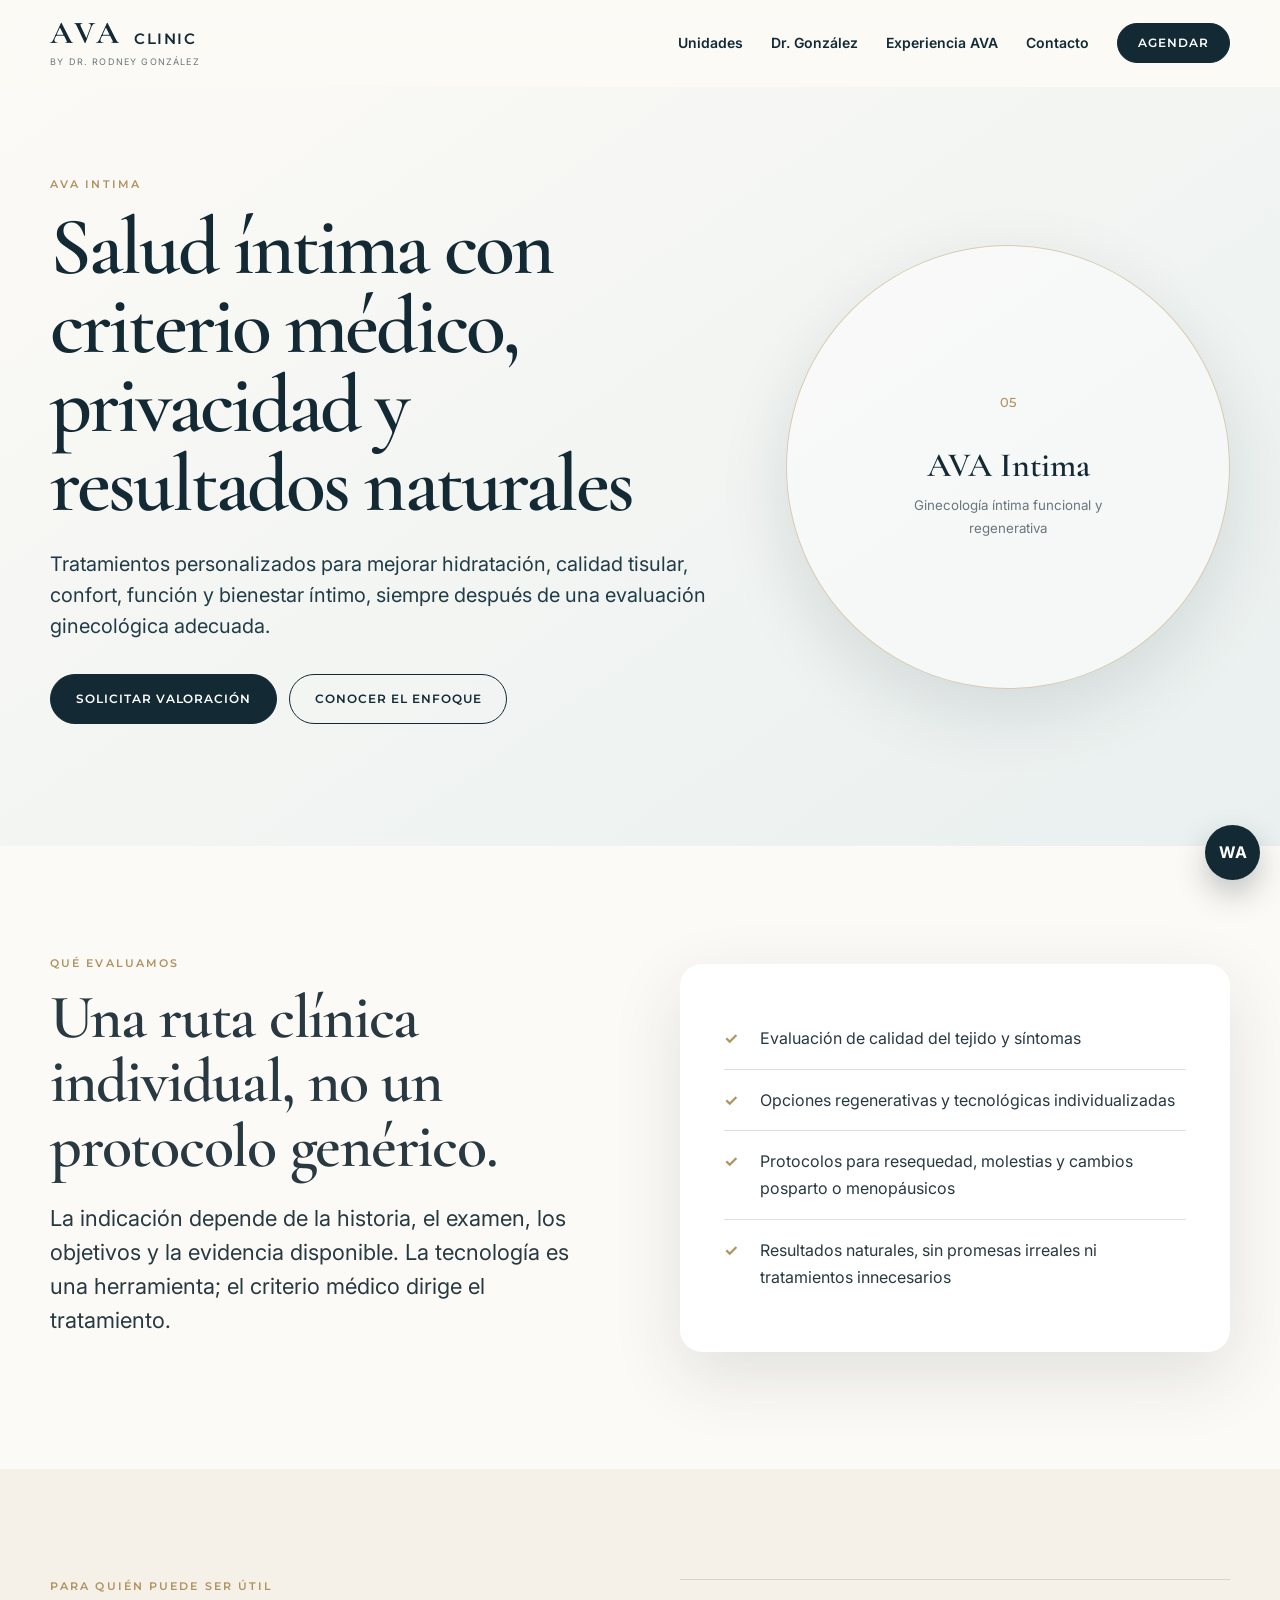
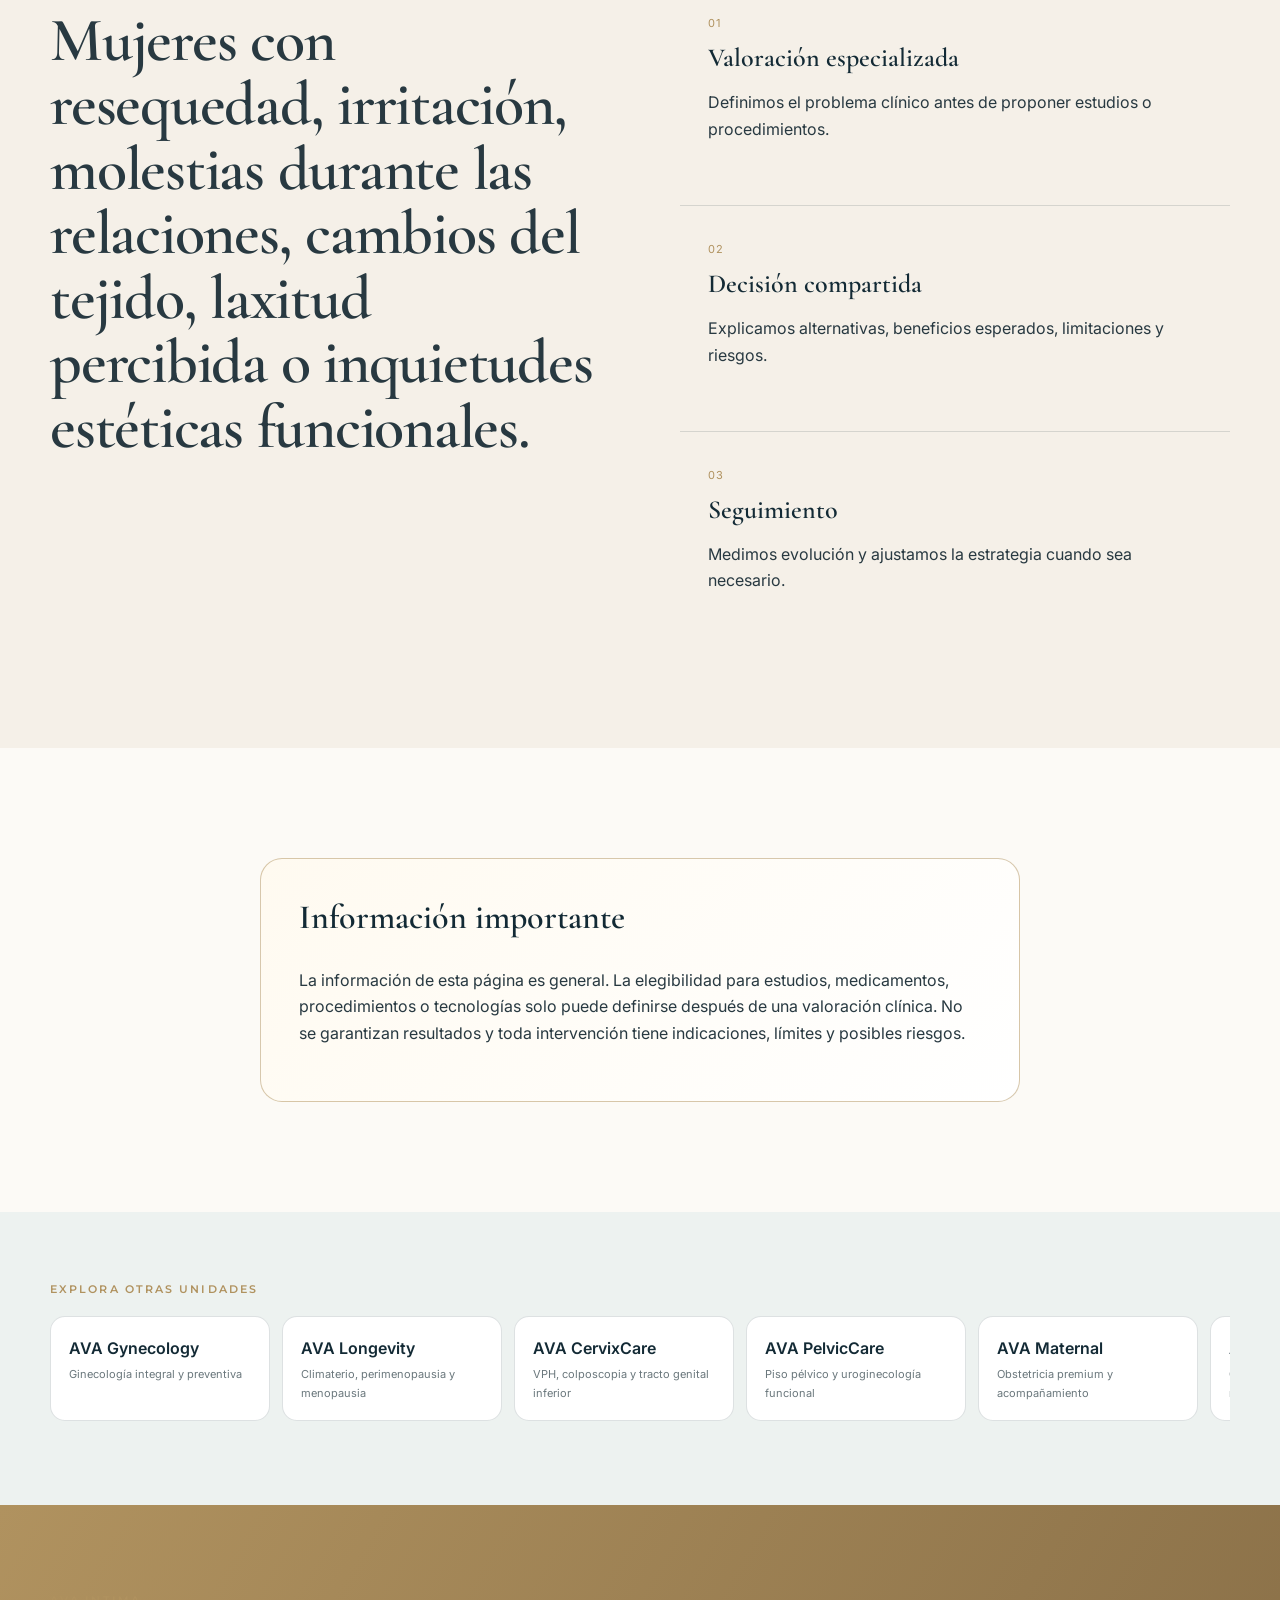
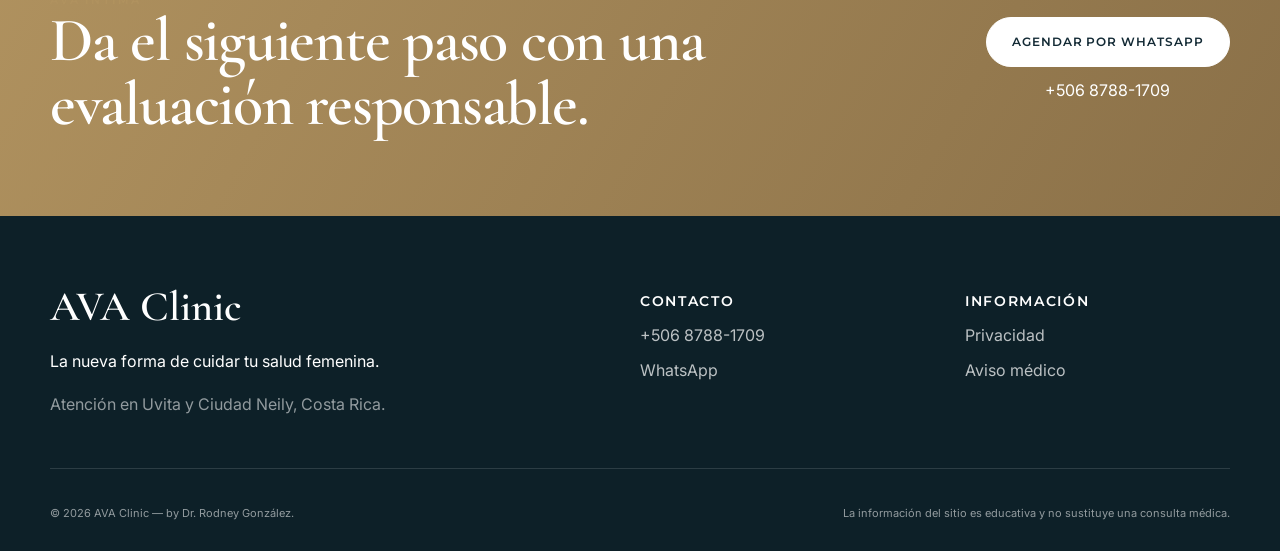
<file: servicios/salud-intima.html>
<!doctype html>
<html lang="es">
<head>
  <meta charset="utf-8">
  <meta name="viewport" content="width=device-width, initial-scale=1">
  <title>Ginecología íntima funcional y regenerativa | AVA Clinic</title>
  <meta name="description" content="Tratamientos personalizados para mejorar hidratación, calidad tisular, confort, función y bienestar íntimo, siempre después de una evaluación ginecológica adecuada.">
  <meta name="theme-color" content="#132a35">
  <meta name="robots" content="index, follow">
  <meta property="og:type" content="website">
  <meta property="og:locale" content="es_CR">
  <meta property="og:title" content="Ginecología íntima funcional y regenerativa | AVA Clinic">
  <meta property="og:description" content="Tratamientos personalizados para mejorar hidratación, calidad tisular, confort, función y bienestar íntimo, siempre después de una evaluación ginecológica adecuada.">
  <meta property="og:site_name" content="AVA Clinic">
  <meta name="twitter:card" content="summary_large_image">
  <link rel="icon" href="../assets/images/favicon.svg" type="image/svg+xml">
  <link rel="manifest" href="../site.webmanifest">
  <link rel="preconnect" href="https://fonts.googleapis.com">
  <link rel="preconnect" href="https://fonts.gstatic.com" crossorigin>
  <link href="https://fonts.googleapis.com/css2?family=Cormorant+Garamond:wght@500;600;700&family=Inter:wght@400;500;600&family=Montserrat:wght@500;600;700&display=swap" rel="stylesheet">
  <link rel="stylesheet" href="../assets/css/styles.css">
</head>
<body>
<a class="skip-link" href="#contenido">Saltar al contenido</a>
<header class="site-header" data-header>
  <div class="container nav-wrap">
    <a class="brand" href="../index.html" aria-label="AVA Clinic, inicio">
      <span class="brand-main">AVA</span><span class="brand-sub">Clinic</span><span class="brand-by">by Dr. Rodney González</span>
    </a>
    <button class="menu-toggle" type="button" aria-label="Abrir menú" aria-expanded="false" data-menu-toggle><span></span><span></span><span></span></button>
    <nav class="main-nav" aria-label="Navegación principal" data-menu>
      <a href="../index.html#servicios">Unidades</a>
      <a href="../doctor.html">Dr. González</a>
      <a href="../index.html#experiencia">Experiencia AVA</a>
      <a href="../contacto.html">Contacto</a>
      <a class="button button-small" href="https://wa.me/50687881709?text=Hola%2C%20deseo%20informaci%C3%B3n%20para%20agendar%20una%20valoraci%C3%B3n%20en%20AVA%20Clinic." target="_blank" rel="noopener">Agendar</a>
    </nav>
  </div>
</header>
<main id="contenido">
<section class="page-hero">
  <div class="container page-hero-grid">
    <div class="reveal"><p class="eyebrow">AVA Intima</p><h1>Salud íntima con criterio médico, privacidad y resultados naturales</h1><p class="hero-lead">Tratamientos personalizados para mejorar hidratación, calidad tisular, confort, función y bienestar íntimo, siempre después de una evaluación ginecológica adecuada.</p><div class="hero-actions"><a class="button" href="https://wa.me/50687881709?text=Hola%2C%20deseo%20informaci%C3%B3n%20para%20agendar%20una%20valoraci%C3%B3n%20en%20AVA%20Clinic." target="_blank" rel="noopener">Solicitar valoración</a><a class="button button-ghost" href="#enfoque">Conocer el enfoque</a></div></div>
    <div class="service-mark reveal"><span>05</span><strong>AVA Intima</strong><small>Ginecología íntima funcional y regenerativa</small></div>
  </div>
</section>
<section class="section" id="enfoque"><div class="container split-grid light-split"><div class="reveal"><p class="eyebrow">Qué evaluamos</p><h2>Una ruta clínica individual, no un protocolo genérico.</h2><p class="large-copy">La indicación depende de la historia, el examen, los objetivos y la evidencia disponible. La tecnología es una herramienta; el criterio médico dirige el tratamiento.</p></div><div class="check-card reveal"><ul class="check-list"><li>Evaluación de calidad del tejido y síntomas</li><li>Opciones regenerativas y tecnológicas individualizadas</li><li>Protocolos para resequedad, molestias y cambios posparto o menopáusicos</li><li>Resultados naturales, sin promesas irreales ni tratamientos innecesarios</li></ul></div></div></section>
<section class="section section-ivory"><div class="container two-column"><div class="reveal"><p class="eyebrow">Para quién puede ser útil</p><h2>Mujeres con resequedad, irritación, molestias durante las relaciones, cambios del tejido, laxitud percibida o inquietudes estéticas funcionales.</h2></div><div class="principles reveal"><div><span>01</span><h3>Valoración especializada</h3><p>Definimos el problema clínico antes de proponer estudios o procedimientos.</p></div><div><span>02</span><h3>Decisión compartida</h3><p>Explicamos alternativas, beneficios esperados, limitaciones y riesgos.</p></div><div><span>03</span><h3>Seguimiento</h3><p>Medimos evolución y ajustamos la estrategia cuando sea necesario.</p></div></div></div></section>
<section class="section"><div class="container narrow"><div class="notice-card reveal"><h2>Información importante</h2><p>La información de esta página es general. La elegibilidad para estudios, medicamentos, procedimientos o tecnologías solo puede definirse después de una valoración clínica. No se garantizan resultados y toda intervención tiene indicaciones, límites y posibles riesgos.</p></div></div></section>
<section class="related-section"><div class="container"><p class="eyebrow">Explora otras unidades</p><div class="related-links"><a href="ginecologia-integral.html">AVA Gynecology<span>Ginecología integral y preventiva</span></a><a href="menopausia-longevidad.html">AVA Longevity<span>Climaterio, perimenopausia y menopausia</span></a><a href="vph-colposcopia.html">AVA CervixCare<span>VPH, colposcopia y tracto genital inferior</span></a><a href="piso-pelvico.html">AVA PelvicCare<span>Piso pélvico y uroginecología funcional</span></a><a href="obstetricia-premium.html">AVA Maternal<span>Obstetricia premium y acompañamiento</span></a><a href="cirugia-ginecologica.html">AVA Surgery<span>Cirugía ginecológica mínimamente invasiva</span></a><a href="psicologia-salud-femenina.html">AVA Mind<span>Psicología y acompañamiento</span></a><a href="nutricion-metabolica.html">AVA Nutrition<span>Nutrición clínica y metabólica</span></a></div></div></section>
<section class="cta-section"><div class="container cta-grid reveal"><div><p class="eyebrow">AVA Intima</p><h2>Da el siguiente paso con una evaluación responsable.</h2></div><div><a class="button button-light" href="https://wa.me/50687881709?text=Hola%2C%20deseo%20informaci%C3%B3n%20para%20agendar%20una%20valoraci%C3%B3n%20en%20AVA%20Clinic." target="_blank" rel="noopener">Agendar por WhatsApp</a><p>+506 8788-1709</p></div></div></section></main>
<footer class="site-footer">
  <div class="container footer-grid">
    <div>
      <div class="footer-brand">AVA Clinic</div>
      <p>La nueva forma de cuidar tu salud femenina.</p>
      <p class="muted">Atención en Uvita y Ciudad Neily, Costa Rica.</p>
    </div>
    <div>
      <h2>Contacto</h2>
      <a href="tel:+50687881709">+506 8788-1709</a>
      <a href="https://wa.me/50687881709?text=Hola%2C%20deseo%20informaci%C3%B3n%20para%20agendar%20una%20valoraci%C3%B3n%20en%20AVA%20Clinic." target="_blank" rel="noopener">WhatsApp</a>
    </div>
    <div>
      <h2>Información</h2>
      <a href="../privacidad.html">Privacidad</a>
      <a href="../contacto.html#aviso-medico">Aviso médico</a>
    </div>
  </div>
  <div class="container footer-bottom">
    <span>© <span data-year></span> AVA Clinic — by Dr. Rodney González.</span>
    <span>La información del sitio es educativa y no sustituye una consulta médica.</span>
  </div>
</footer>
<a class="floating-whatsapp" href="https://wa.me/50687881709?text=Hola%2C%20deseo%20informaci%C3%B3n%20para%20agendar%20una%20valoraci%C3%B3n%20en%20AVA%20Clinic." target="_blank" rel="noopener" aria-label="Contactar por WhatsApp">WA</a>
<script type="application/ld+json">{"@context": "https://schema.org", "@type": "MedicalWebPage", "name": "Ginecología íntima funcional y regenerativa", "description": "Tratamientos personalizados para mejorar hidratación, calidad tisular, confort, función y bienestar íntimo, siempre después de una evaluación ginecológica adecuada.", "about": {"@type": "MedicalSpecialty", "name": "Ginecología íntima funcional y regenerativa"}, "publisher": {"@type": "MedicalClinic", "name": "AVA Clinic — by Dr. Rodney González"}}</script>
<script src="../assets/js/main.js" defer></script>
</body>
</html>
</file>
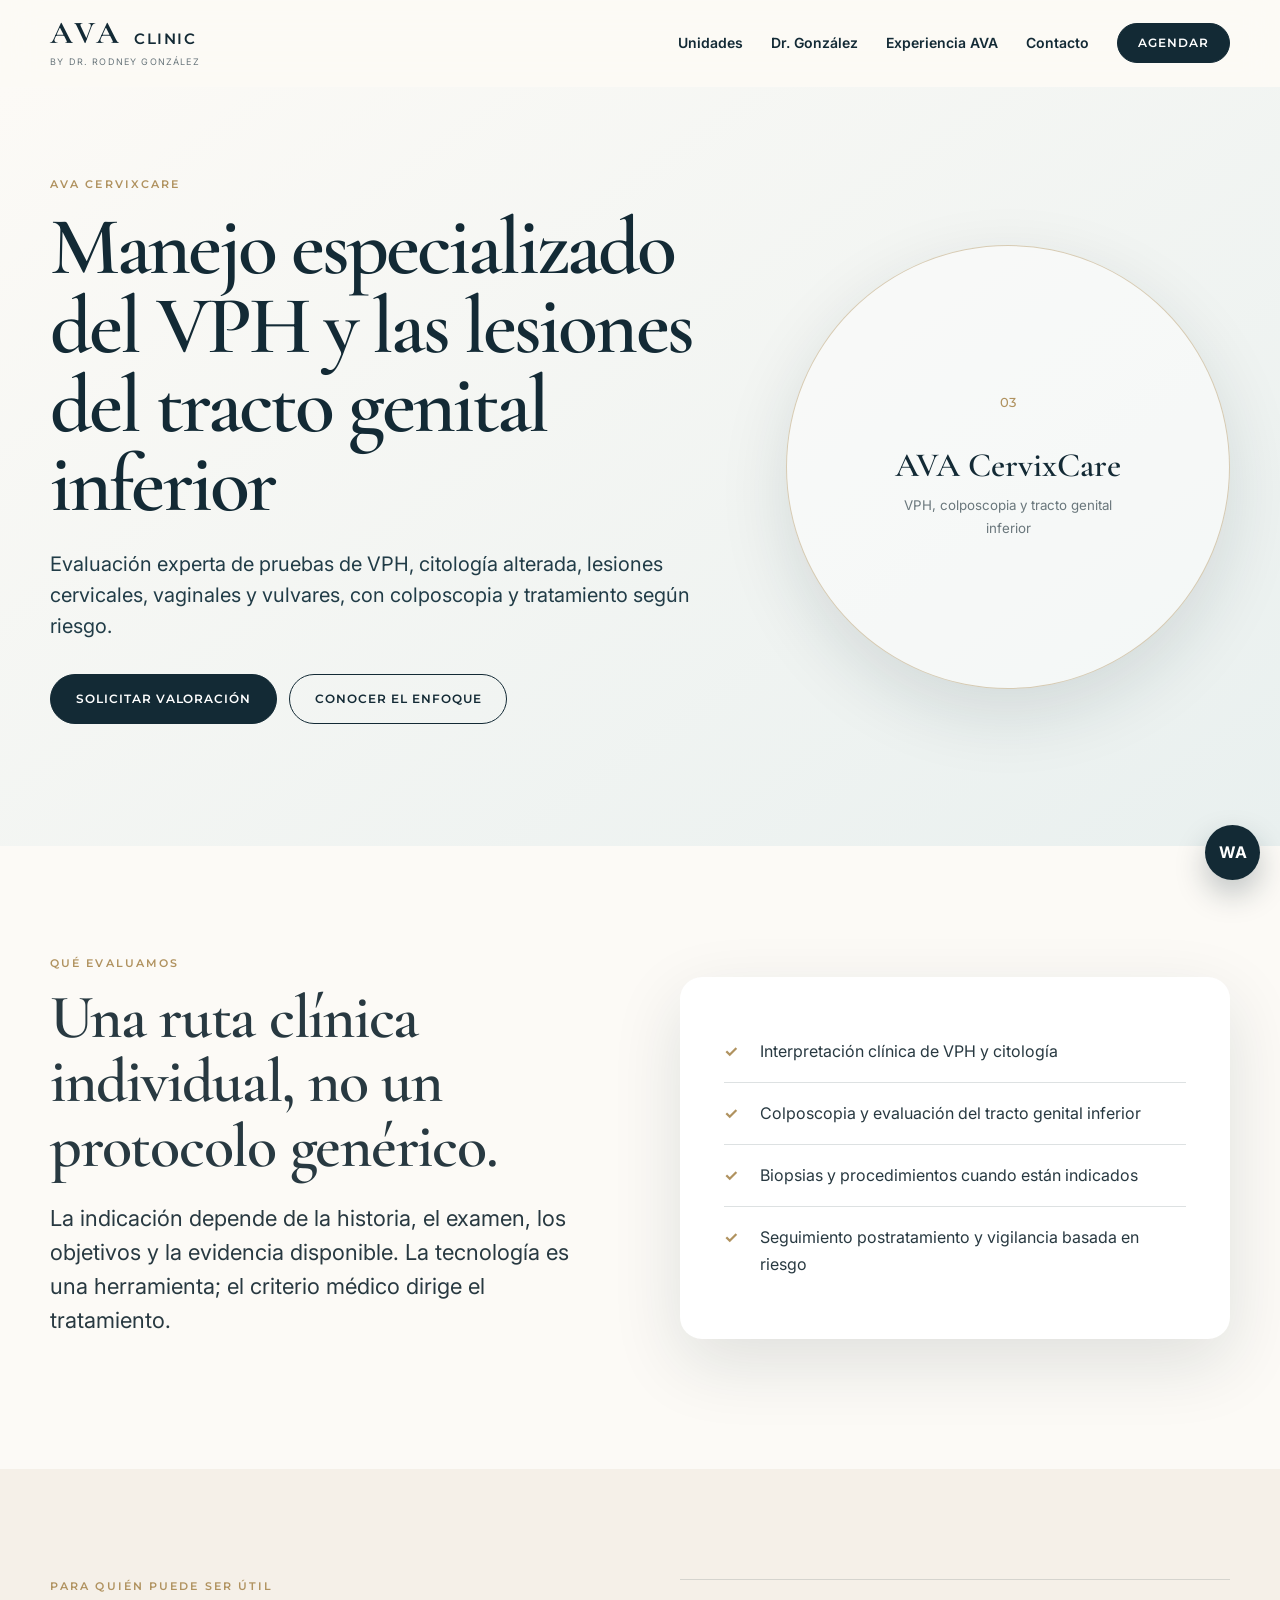
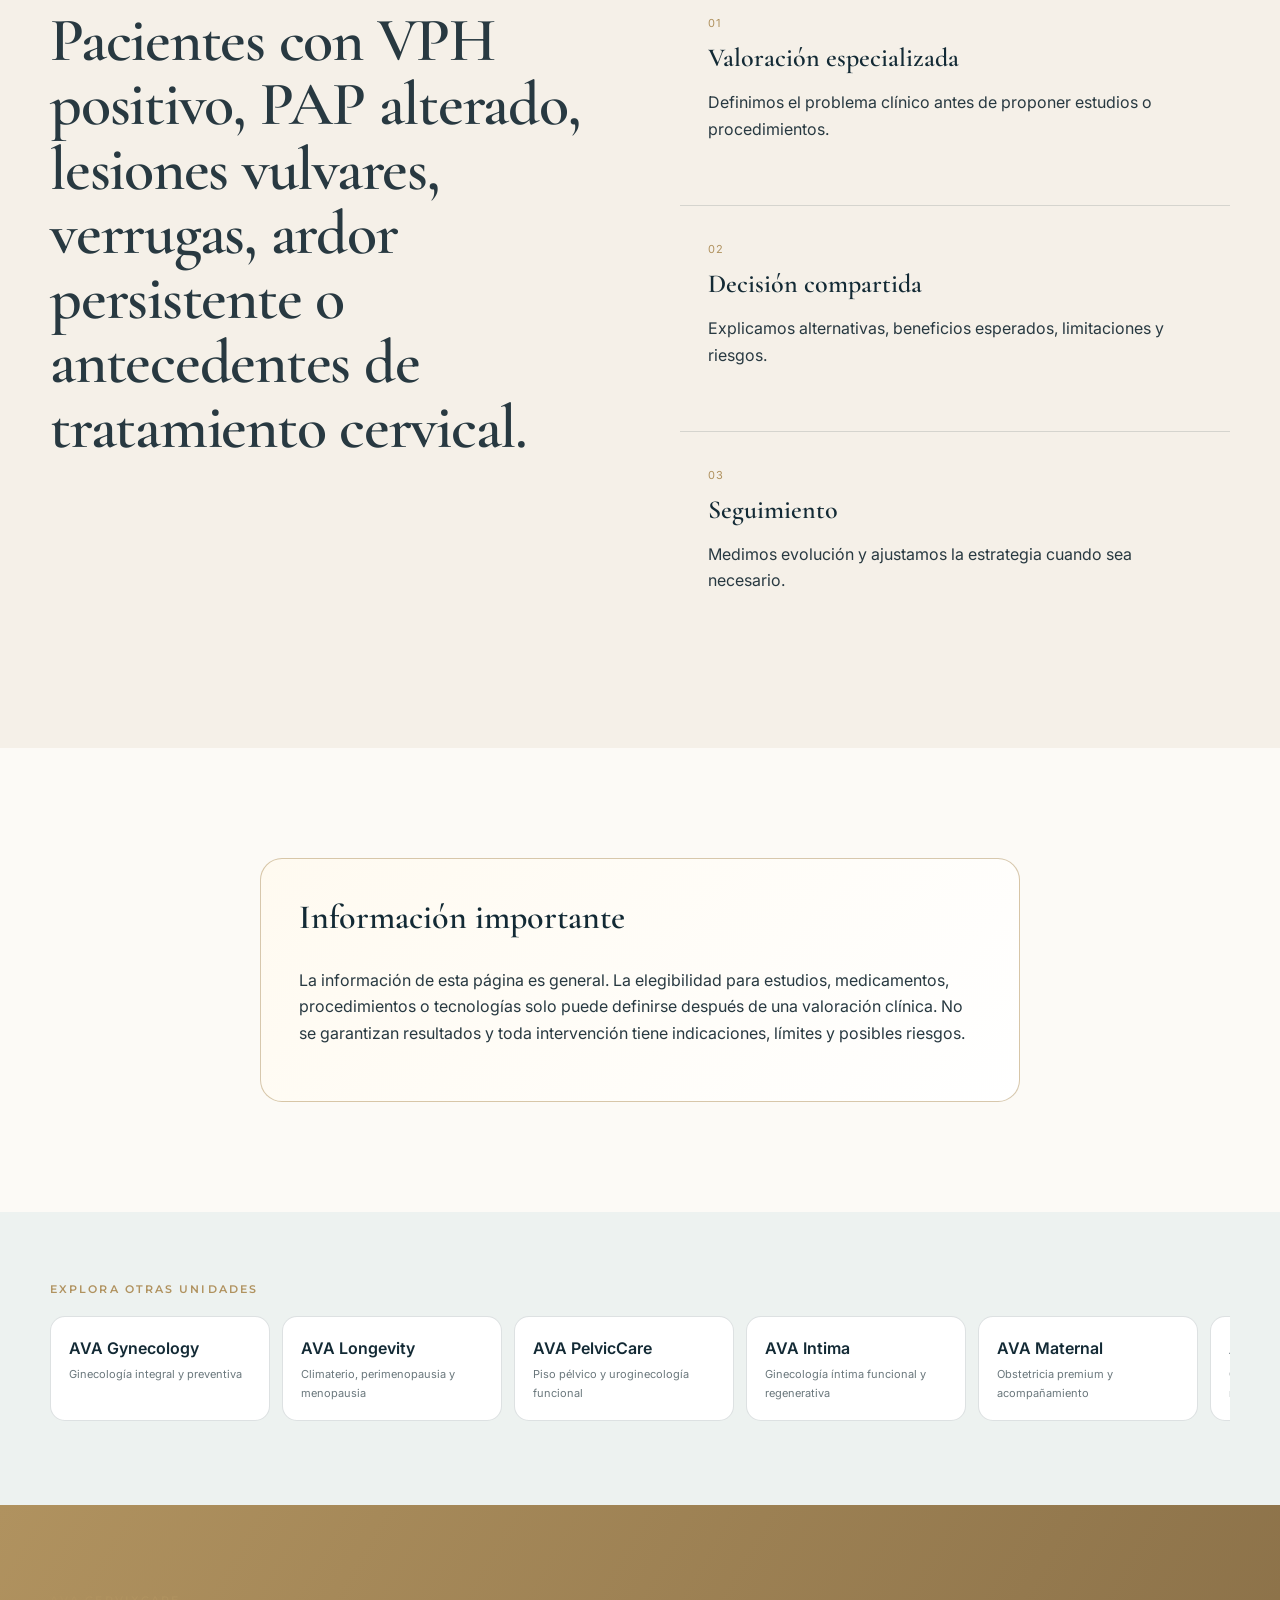
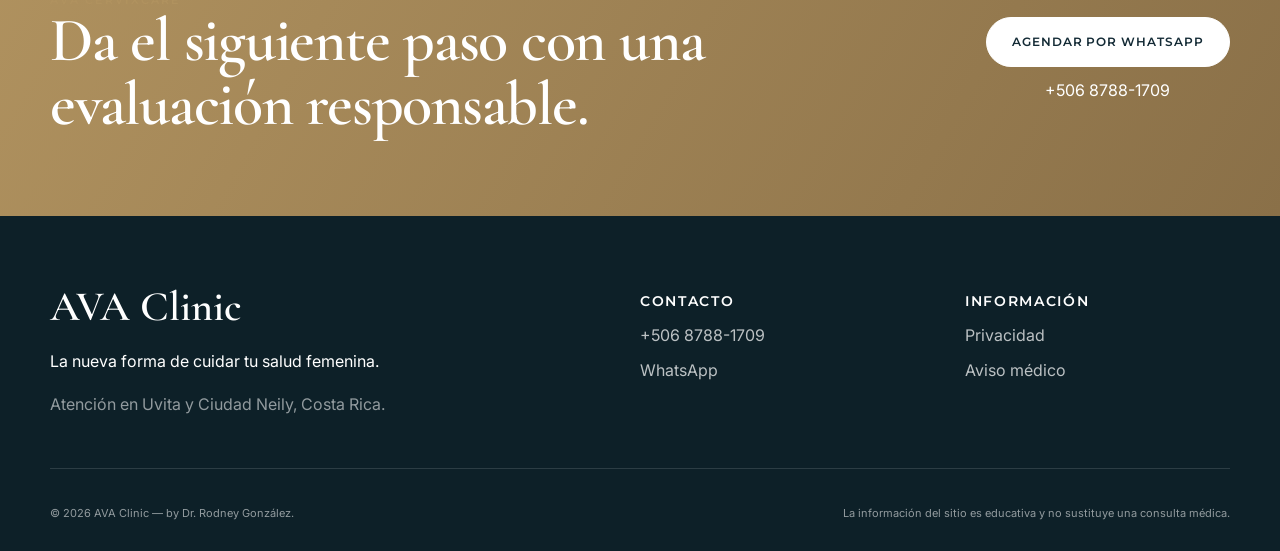
<file: servicios/vph-colposcopia.html>
<!doctype html>
<html lang="es">
<head>
  <meta charset="utf-8">
  <meta name="viewport" content="width=device-width, initial-scale=1">
  <title>VPH, colposcopia y tracto genital inferior | AVA Clinic</title>
  <meta name="description" content="Evaluación experta de pruebas de VPH, citología alterada, lesiones cervicales, vaginales y vulvares, con colposcopia y tratamiento según riesgo.">
  <meta name="theme-color" content="#132a35">
  <meta name="robots" content="index, follow">
  <meta property="og:type" content="website">
  <meta property="og:locale" content="es_CR">
  <meta property="og:title" content="VPH, colposcopia y tracto genital inferior | AVA Clinic">
  <meta property="og:description" content="Evaluación experta de pruebas de VPH, citología alterada, lesiones cervicales, vaginales y vulvares, con colposcopia y tratamiento según riesgo.">
  <meta property="og:site_name" content="AVA Clinic">
  <meta name="twitter:card" content="summary_large_image">
  <link rel="icon" href="../assets/images/favicon.svg" type="image/svg+xml">
  <link rel="manifest" href="../site.webmanifest">
  <link rel="preconnect" href="https://fonts.googleapis.com">
  <link rel="preconnect" href="https://fonts.gstatic.com" crossorigin>
  <link href="https://fonts.googleapis.com/css2?family=Cormorant+Garamond:wght@500;600;700&family=Inter:wght@400;500;600&family=Montserrat:wght@500;600;700&display=swap" rel="stylesheet">
  <link rel="stylesheet" href="../assets/css/styles.css">
</head>
<body>
<a class="skip-link" href="#contenido">Saltar al contenido</a>
<header class="site-header" data-header>
  <div class="container nav-wrap">
    <a class="brand" href="../index.html" aria-label="AVA Clinic, inicio">
      <span class="brand-main">AVA</span><span class="brand-sub">Clinic</span><span class="brand-by">by Dr. Rodney González</span>
    </a>
    <button class="menu-toggle" type="button" aria-label="Abrir menú" aria-expanded="false" data-menu-toggle><span></span><span></span><span></span></button>
    <nav class="main-nav" aria-label="Navegación principal" data-menu>
      <a href="../index.html#servicios">Unidades</a>
      <a href="../doctor.html">Dr. González</a>
      <a href="../index.html#experiencia">Experiencia AVA</a>
      <a href="../contacto.html">Contacto</a>
      <a class="button button-small" href="https://wa.me/50687881709?text=Hola%2C%20deseo%20informaci%C3%B3n%20para%20agendar%20una%20valoraci%C3%B3n%20en%20AVA%20Clinic." target="_blank" rel="noopener">Agendar</a>
    </nav>
  </div>
</header>
<main id="contenido">
<section class="page-hero">
  <div class="container page-hero-grid">
    <div class="reveal"><p class="eyebrow">AVA CervixCare</p><h1>Manejo especializado del VPH y las lesiones del tracto genital inferior</h1><p class="hero-lead">Evaluación experta de pruebas de VPH, citología alterada, lesiones cervicales, vaginales y vulvares, con colposcopia y tratamiento según riesgo.</p><div class="hero-actions"><a class="button" href="https://wa.me/50687881709?text=Hola%2C%20deseo%20informaci%C3%B3n%20para%20agendar%20una%20valoraci%C3%B3n%20en%20AVA%20Clinic." target="_blank" rel="noopener">Solicitar valoración</a><a class="button button-ghost" href="#enfoque">Conocer el enfoque</a></div></div>
    <div class="service-mark reveal"><span>03</span><strong>AVA CervixCare</strong><small>VPH, colposcopia y tracto genital inferior</small></div>
  </div>
</section>
<section class="section" id="enfoque"><div class="container split-grid light-split"><div class="reveal"><p class="eyebrow">Qué evaluamos</p><h2>Una ruta clínica individual, no un protocolo genérico.</h2><p class="large-copy">La indicación depende de la historia, el examen, los objetivos y la evidencia disponible. La tecnología es una herramienta; el criterio médico dirige el tratamiento.</p></div><div class="check-card reveal"><ul class="check-list"><li>Interpretación clínica de VPH y citología</li><li>Colposcopia y evaluación del tracto genital inferior</li><li>Biopsias y procedimientos cuando están indicados</li><li>Seguimiento postratamiento y vigilancia basada en riesgo</li></ul></div></div></section>
<section class="section section-ivory"><div class="container two-column"><div class="reveal"><p class="eyebrow">Para quién puede ser útil</p><h2>Pacientes con VPH positivo, PAP alterado, lesiones vulvares, verrugas, ardor persistente o antecedentes de tratamiento cervical.</h2></div><div class="principles reveal"><div><span>01</span><h3>Valoración especializada</h3><p>Definimos el problema clínico antes de proponer estudios o procedimientos.</p></div><div><span>02</span><h3>Decisión compartida</h3><p>Explicamos alternativas, beneficios esperados, limitaciones y riesgos.</p></div><div><span>03</span><h3>Seguimiento</h3><p>Medimos evolución y ajustamos la estrategia cuando sea necesario.</p></div></div></div></section>
<section class="section"><div class="container narrow"><div class="notice-card reveal"><h2>Información importante</h2><p>La información de esta página es general. La elegibilidad para estudios, medicamentos, procedimientos o tecnologías solo puede definirse después de una valoración clínica. No se garantizan resultados y toda intervención tiene indicaciones, límites y posibles riesgos.</p></div></div></section>
<section class="related-section"><div class="container"><p class="eyebrow">Explora otras unidades</p><div class="related-links"><a href="ginecologia-integral.html">AVA Gynecology<span>Ginecología integral y preventiva</span></a><a href="menopausia-longevidad.html">AVA Longevity<span>Climaterio, perimenopausia y menopausia</span></a><a href="piso-pelvico.html">AVA PelvicCare<span>Piso pélvico y uroginecología funcional</span></a><a href="salud-intima.html">AVA Intima<span>Ginecología íntima funcional y regenerativa</span></a><a href="obstetricia-premium.html">AVA Maternal<span>Obstetricia premium y acompañamiento</span></a><a href="cirugia-ginecologica.html">AVA Surgery<span>Cirugía ginecológica mínimamente invasiva</span></a><a href="psicologia-salud-femenina.html">AVA Mind<span>Psicología y acompañamiento</span></a><a href="nutricion-metabolica.html">AVA Nutrition<span>Nutrición clínica y metabólica</span></a></div></div></section>
<section class="cta-section"><div class="container cta-grid reveal"><div><p class="eyebrow">AVA CervixCare</p><h2>Da el siguiente paso con una evaluación responsable.</h2></div><div><a class="button button-light" href="https://wa.me/50687881709?text=Hola%2C%20deseo%20informaci%C3%B3n%20para%20agendar%20una%20valoraci%C3%B3n%20en%20AVA%20Clinic." target="_blank" rel="noopener">Agendar por WhatsApp</a><p>+506 8788-1709</p></div></div></section></main>
<footer class="site-footer">
  <div class="container footer-grid">
    <div>
      <div class="footer-brand">AVA Clinic</div>
      <p>La nueva forma de cuidar tu salud femenina.</p>
      <p class="muted">Atención en Uvita y Ciudad Neily, Costa Rica.</p>
    </div>
    <div>
      <h2>Contacto</h2>
      <a href="tel:+50687881709">+506 8788-1709</a>
      <a href="https://wa.me/50687881709?text=Hola%2C%20deseo%20informaci%C3%B3n%20para%20agendar%20una%20valoraci%C3%B3n%20en%20AVA%20Clinic." target="_blank" rel="noopener">WhatsApp</a>
    </div>
    <div>
      <h2>Información</h2>
      <a href="../privacidad.html">Privacidad</a>
      <a href="../contacto.html#aviso-medico">Aviso médico</a>
    </div>
  </div>
  <div class="container footer-bottom">
    <span>© <span data-year></span> AVA Clinic — by Dr. Rodney González.</span>
    <span>La información del sitio es educativa y no sustituye una consulta médica.</span>
  </div>
</footer>
<a class="floating-whatsapp" href="https://wa.me/50687881709?text=Hola%2C%20deseo%20informaci%C3%B3n%20para%20agendar%20una%20valoraci%C3%B3n%20en%20AVA%20Clinic." target="_blank" rel="noopener" aria-label="Contactar por WhatsApp">WA</a>
<script type="application/ld+json">{"@context": "https://schema.org", "@type": "MedicalWebPage", "name": "VPH, colposcopia y tracto genital inferior", "description": "Evaluación experta de pruebas de VPH, citología alterada, lesiones cervicales, vaginales y vulvares, con colposcopia y tratamiento según riesgo.", "about": {"@type": "MedicalSpecialty", "name": "VPH, colposcopia y tracto genital inferior"}, "publisher": {"@type": "MedicalClinic", "name": "AVA Clinic — by Dr. Rodney González"}}</script>
<script src="../assets/js/main.js" defer></script>
</body>
</html>
</file>
<file: assets/css/styles.css>
:root{--ink:#132a35;--ink-2:#213c47;--blue:#315f73;--ivory:#f5f0e8;--paper:#fcfaf6;--gold:#b0925f;--gold-light:#d6c39f;--white:#fff;--text:#283941;--muted:#6a777c;--line:rgba(19,42,53,.14);--shadow:0 24px 70px rgba(19,42,53,.12);--radius:22px;--serif:"Cormorant Garamond",Georgia,serif;--sans:"Inter",system-ui,sans-serif;--display:"Montserrat",system-ui,sans-serif}
*{box-sizing:border-box}html{scroll-behavior:smooth}body{margin:0;background:var(--paper);color:var(--text);font-family:var(--sans);line-height:1.68}img{max-width:100%;display:block}a{color:inherit;text-decoration:none}button,input,select,textarea{font:inherit}.container{width:min(1180px,calc(100% - 40px));margin-inline:auto}.narrow{width:min(760px,100%)}.skip-link{position:fixed;left:12px;top:-100px;z-index:999;background:var(--white);padding:10px 16px;border-radius:8px}.skip-link:focus{top:12px}.site-header{position:sticky;top:0;z-index:100;background:rgba(252,250,246,.9);backdrop-filter:blur(18px);border-bottom:1px solid transparent;transition:.25s}.site-header.scrolled{border-color:var(--line);box-shadow:0 8px 30px rgba(19,42,53,.05)}.nav-wrap{min-height:86px;display:flex;align-items:center;justify-content:space-between;gap:24px}.brand{display:grid;grid-template-columns:auto auto;grid-template-rows:auto auto;column-gap:7px;align-items:end;color:var(--ink)}.brand-main{font:700 32px/1 var(--serif);letter-spacing:.13em}.brand-sub{font:600 15px/1 var(--display);letter-spacing:.1em;text-transform:uppercase;padding-bottom:3px}.brand-by{grid-column:1/-1;font-size:9px;letter-spacing:.13em;text-transform:uppercase;color:var(--muted);margin-top:5px}.main-nav{display:flex;align-items:center;gap:28px;font-size:14px;font-weight:600;color:var(--ink)}.main-nav>a:not(.button):hover{color:var(--gold)}.menu-toggle{display:none;background:none;border:0;padding:8px}.menu-toggle span{display:block;width:24px;height:2px;background:var(--ink);margin:5px}.button{display:inline-flex;align-items:center;justify-content:center;min-height:50px;padding:0 25px;border:1px solid var(--ink);border-radius:999px;background:var(--ink);color:var(--white);font-family:var(--display);font-weight:600;font-size:12px;letter-spacing:.08em;text-transform:uppercase;cursor:pointer;transition:.25s}.button:hover{transform:translateY(-2px);background:var(--blue);border-color:var(--blue);box-shadow:0 14px 30px rgba(19,42,53,.16)}.button-small{min-height:40px;padding:0 20px}.button-ghost{background:transparent;color:var(--ink)}.button-light{background:var(--white);color:var(--ink);border-color:var(--white)}.hero{padding:74px 0 92px;overflow:hidden;background:radial-gradient(circle at 84% 20%,rgba(176,146,95,.2),transparent 27%),linear-gradient(135deg,var(--paper),#edf2f0)}.hero-grid,.page-hero-grid{display:grid;grid-template-columns:1.2fr .8fr;align-items:center;gap:70px}.hero-copy h1,.page-hero h1{font:600 clamp(52px,7vw,92px)/.96 var(--serif);letter-spacing:-.035em;color:var(--ink);margin:16px 0 26px}.hero-copy h1 em{font-weight:500;color:var(--gold)}.eyebrow{font:600 11px/1.4 var(--display);text-transform:uppercase;letter-spacing:.19em;color:var(--gold);margin:0 0 14px}.hero-lead{font-size:20px;line-height:1.55;max-width:680px;color:var(--ink-2)}.hero-actions{display:flex;flex-wrap:wrap;gap:12px;margin:32px 0}.hero-actions.center{justify-content:center}.trust-row{display:flex;flex-wrap:wrap;gap:8px 24px;margin-top:34px;font-size:12px;text-transform:uppercase;letter-spacing:.1em;color:var(--muted)}.trust-row span:before{content:"•";color:var(--gold);margin-right:10px}.portrait-card{background:rgba(255,255,255,.45);padding:18px;border:1px solid rgba(255,255,255,.8);border-radius:160px 160px 30px 30px;box-shadow:var(--shadow)}.portrait-frame{min-height:560px;border-radius:145px 145px 24px 24px;background:linear-gradient(145deg,var(--ink),#416878);display:flex;flex-direction:column;align-items:center;justify-content:center;color:var(--white);text-align:center;position:relative;overflow:hidden}.portrait-frame:after{content:"";position:absolute;inset:40% -20% -30%;background:radial-gradient(circle,rgba(214,195,159,.45),transparent 65%)}.portrait-monogram{font:600 110px/1 var(--serif);letter-spacing:.05em;z-index:1}.portrait-note{font-size:11px;text-transform:uppercase;letter-spacing:.13em;opacity:.7;z-index:1;margin-top:20px}.portrait-caption{display:flex;justify-content:space-between;gap:14px;padding:18px 8px 2px;color:var(--ink)}.portrait-caption span{color:var(--muted);font-size:13px}.signature-strip{background:var(--ink);color:var(--white);padding:24px 0}.signature-grid{display:grid;grid-template-columns:repeat(3,1fr);gap:30px}.signature-grid div{display:flex;flex-direction:column}.signature-grid strong{font:600 16px var(--display)}.signature-grid span{font-size:13px;color:rgba(255,255,255,.65)}.section{padding:110px 0}.section-ivory{background:var(--ivory)}.section-dark{background:var(--ink);color:var(--white)}.section-heading{max-width:760px;margin-bottom:55px}.section-heading h2,.split-grid h2,.feature-grid h2,.two-column h2,.cta-section h2,.contact-aside h2{font:600 clamp(38px,5vw,62px)/1.04 var(--serif);color:inherit;margin:0 0 20px;letter-spacing:-.02em}.section-heading>p:last-child{font-size:18px}.unit-grid{display:grid;grid-template-columns:repeat(3,1fr);gap:18px}.unit-card{min-height:370px;padding:30px;border:1px solid var(--line);border-radius:var(--radius);background:rgba(255,255,255,.58);display:flex;flex-direction:column;transition:.3s}.unit-card:hover{transform:translateY(-7px);box-shadow:var(--shadow);border-color:rgba(176,146,95,.5)}.unit-card h3{font:600 30px/1.08 var(--serif);color:var(--ink);margin:5px 0 16px}.unit-card p:not(.eyebrow){font-size:14px}.unit-index{margin-left:auto;font:500 13px var(--display);color:var(--gold)}.text-link{margin-top:auto;font-weight:600;color:var(--ink)}.text-link span{color:var(--gold);margin-left:7px}.split-grid,.feature-grid,.two-column{display:grid;grid-template-columns:1fr 1fr;gap:80px;align-items:start}.large-copy{font-size:22px;line-height:1.55}.process-list{list-style:none;margin:0;padding:0}.process-list li{display:grid;grid-template-columns:58px 1fr;gap:20px;padding:24px 0;border-bottom:1px solid rgba(255,255,255,.15)}.process-list>li>span{font:500 13px var(--display);color:var(--gold-light)}.process-list h3{margin:0;color:var(--white);font:600 26px var(--serif)}.process-list p{margin:4px 0 0;color:rgba(255,255,255,.68)}.quote-card{padding:60px;border-radius:var(--radius);background:var(--ink);color:var(--white);box-shadow:var(--shadow)}blockquote{font:500 36px/1.25 var(--serif);margin:0 0 24px}cite{font-style:normal;text-transform:uppercase;letter-spacing:.13em;font-size:10px;color:var(--gold-light)}.program-grid{display:grid;grid-template-columns:repeat(3,1fr);gap:20px}.program-card{padding:38px;border-radius:var(--radius);background:var(--white);border-top:3px solid var(--gold)}.program-card span{font-size:11px;text-transform:uppercase;letter-spacing:.14em;color:var(--gold)}.program-card h3{font:600 31px/1.1 var(--serif);color:var(--ink)}.accordion details{border-top:1px solid var(--line);padding:24px 0}.accordion details:last-child{border-bottom:1px solid var(--line)}.accordion summary{font-weight:600;color:var(--ink);cursor:pointer;list-style:none;padding-right:30px;position:relative}.accordion summary:after{content:"+";position:absolute;right:0;color:var(--gold);font-size:24px}.accordion details[open] summary:after{content:"–"}.cta-section{padding:78px 0;background:linear-gradient(120deg,var(--gold),#8a7048);color:var(--white)}.cta-grid{display:grid;grid-template-columns:1fr auto;align-items:center;gap:40px}.cta-section h2{margin:0}.cta-grid>div:last-child{text-align:center}.cta-grid p{margin:10px 0 0}.page-hero{padding:90px 0;background:linear-gradient(145deg,var(--paper),#e9f0ef)}.page-hero h1{font-size:clamp(48px,7vw,82px)}.compact-hero{padding:76px 0}.full-center{min-height:68vh;display:flex;align-items:center;text-align:center}.service-mark{aspect-ratio:1/1;border-radius:50%;border:1px solid rgba(176,146,95,.45);display:flex;flex-direction:column;align-items:center;justify-content:center;text-align:center;background:rgba(255,255,255,.45);box-shadow:var(--shadow)}.service-mark>span{font:500 13px var(--display);color:var(--gold);margin-bottom:35px}.service-mark strong{font:600 34px var(--serif);color:var(--ink)}.service-mark small{max-width:220px;margin-top:8px;color:var(--muted)}.light-split{align-items:center}.check-card{padding:44px;border-radius:var(--radius);background:var(--white);box-shadow:var(--shadow)}.check-list{list-style:none;padding:0;margin:0}.check-list li{position:relative;padding:17px 0 17px 36px;border-bottom:1px solid var(--line)}.check-list li:last-child{border-bottom:0}.check-list li:before{content:"✓";position:absolute;left:0;color:var(--gold);font-weight:700}.principles{display:grid;gap:18px}.principles>div{padding:28px;border-top:1px solid var(--line)}.principles span{font-size:11px;color:var(--gold);letter-spacing:.12em}.principles h3{font:600 26px var(--serif);color:var(--ink);margin:7px 0}.dark-principles h3{color:var(--white)}.dark-principles>div{border-color:rgba(255,255,255,.16)}.notice-card{padding:38px;border:1px solid rgba(176,146,95,.5);border-radius:var(--radius);background:linear-gradient(135deg,#fffaf0,var(--white))}.notice-card h2{font:600 34px var(--serif);color:var(--ink);margin-top:0}.related-section{padding:70px 0;background:#edf2f0}.related-links{display:flex;gap:12px;overflow:auto;padding:4px 0 14px}.related-links a{min-width:220px;padding:18px;border:1px solid var(--line);border-radius:15px;background:var(--white);font-weight:600;color:var(--ink)}.related-links span{display:block;font-size:11px;color:var(--muted);font-weight:400;margin-top:4px}.timeline{list-style:none;padding:0}.timeline li{display:grid;grid-template-columns:180px 1fr;gap:30px;padding:25px 0;border-bottom:1px solid var(--line)}.timeline strong{color:var(--ink)}.contact-grid{display:grid;grid-template-columns:1.2fr .8fr;gap:70px}.contact-form{padding:44px;background:var(--white);border-radius:var(--radius);box-shadow:var(--shadow)}.field{display:grid;gap:8px;margin-bottom:20px}.field-row{display:grid;grid-template-columns:1fr 1fr;gap:18px}.field label{font-size:13px;font-weight:600;color:var(--ink)}input,select,textarea{width:100%;border:1px solid var(--line);border-radius:12px;background:var(--paper);padding:14px 15px;color:var(--ink)}input:focus,select:focus,textarea:focus{outline:3px solid rgba(176,146,95,.25);border-color:var(--gold)}.consent{display:flex;gap:12px;font-size:12px;margin:10px 0 24px}.consent input{width:18px;height:18px}.form-status{font-size:13px;color:var(--blue)}.contact-card{padding:24px 0;border-top:1px solid var(--line)}.contact-card span{font-size:11px;text-transform:uppercase;letter-spacing:.13em;color:var(--gold)}.contact-card a{display:block;font:600 30px var(--serif);color:var(--ink)}.legal-copy h2{font:600 31px var(--serif);color:var(--ink);margin-top:45px}.site-footer{background:#0d2028;color:var(--white);padding:65px 0 28px}.footer-grid{display:grid;grid-template-columns:2fr 1fr 1fr;gap:60px}.footer-grid h2{font:600 14px var(--display);text-transform:uppercase;letter-spacing:.12em}.footer-grid a{display:block;color:rgba(255,255,255,.72);margin:8px 0}.footer-brand{font:600 42px var(--serif)}.muted{color:rgba(255,255,255,.55)}.footer-bottom{display:flex;justify-content:space-between;gap:30px;padding-top:35px;margin-top:35px;border-top:1px solid rgba(255,255,255,.13);font-size:11px;color:rgba(255,255,255,.55)}.floating-whatsapp{position:fixed;right:20px;bottom:20px;z-index:80;width:55px;height:55px;border-radius:50%;display:grid;place-items:center;background:var(--ink);color:var(--white);font-weight:700;box-shadow:0 14px 30px rgba(19,42,53,.25)}.reveal{opacity:0;transform:translateY(18px);transition:opacity .65s ease,transform .65s ease}.reveal.visible{opacity:1;transform:none}@media(prefers-reduced-motion:reduce){html{scroll-behavior:auto}.reveal{opacity:1;transform:none;transition:none}.button{transition:none}}
@media(max-width:900px){.menu-toggle{display:block}.main-nav{position:absolute;left:20px;right:20px;top:78px;display:none;flex-direction:column;align-items:stretch;background:var(--white);padding:24px;border-radius:18px;box-shadow:var(--shadow)}.main-nav.open{display:flex}.hero-grid,.page-hero-grid,.split-grid,.feature-grid,.two-column,.contact-grid{grid-template-columns:1fr;gap:45px}.portrait-card{max-width:520px;margin:auto}.unit-grid,.program-grid{grid-template-columns:repeat(2,1fr)}.signature-grid{grid-template-columns:1fr}.cta-grid{grid-template-columns:1fr}.cta-grid>div:last-child{text-align:left}.service-mark{max-width:430px;margin:auto}.footer-grid{grid-template-columns:1fr 1fr}.footer-grid>div:first-child{grid-column:1/-1}}
@media(max-width:620px){.container{width:min(100% - 28px,1180px)}.nav-wrap{min-height:75px}.brand-main{font-size:28px}.hero{padding:52px 0 70px}.hero-copy h1,.page-hero h1{font-size:48px}.hero-lead{font-size:17px}.portrait-frame{min-height:430px}.portrait-monogram{font-size:82px}.section{padding:78px 0}.unit-grid,.program-grid{grid-template-columns:1fr}.unit-card{min-height:310px}.section-heading h2,.split-grid h2,.feature-grid h2,.two-column h2,.cta-section h2,.contact-aside h2{font-size:40px}.quote-card{padding:36px}blockquote{font-size:29px}.timeline li{grid-template-columns:1fr;gap:5px}.field-row{grid-template-columns:1fr}.contact-form{padding:24px}.footer-grid{grid-template-columns:1fr}.footer-grid>div:first-child{grid-column:auto}.footer-bottom{flex-direction:column}.hero-actions .button{width:100%}.page-hero{padding:65px 0}.service-mark{aspect-ratio:auto;min-height:330px}.portrait-caption{flex-direction:column}.signature-grid{gap:18px}}
</file>
